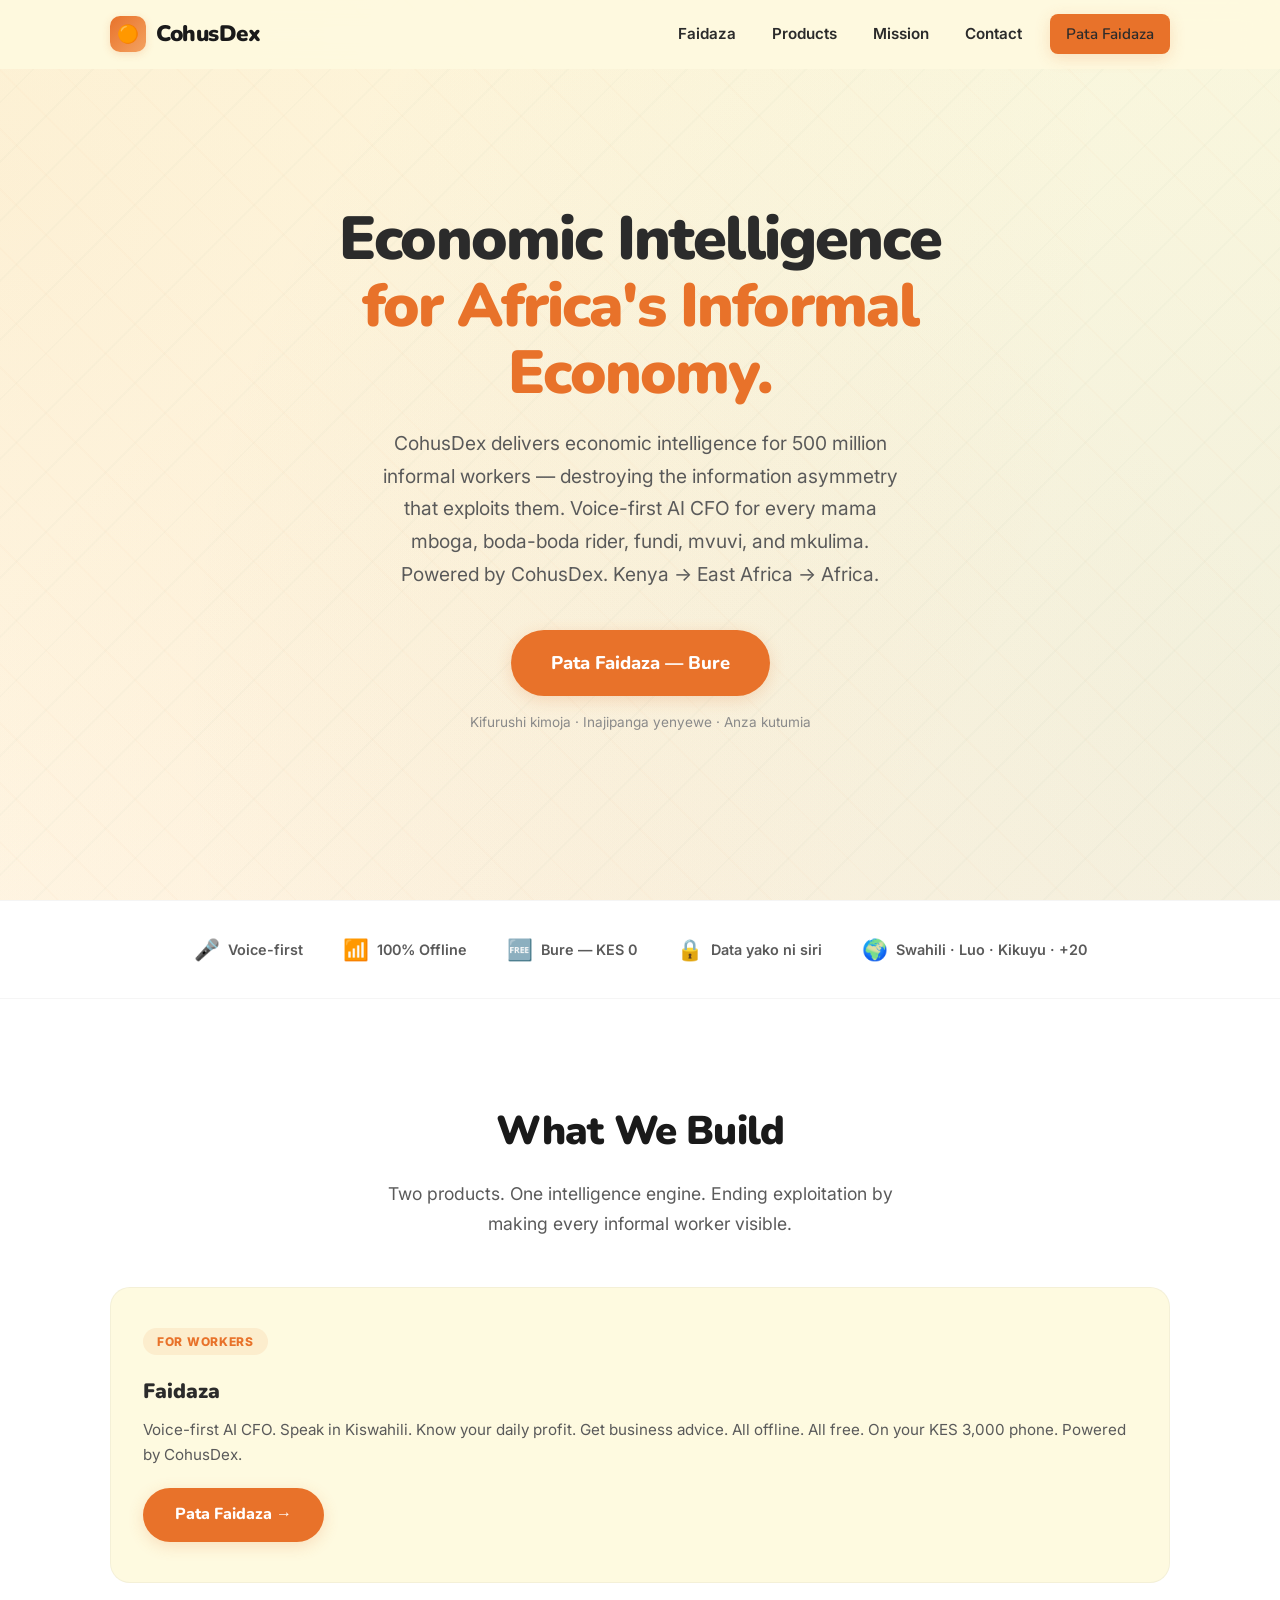
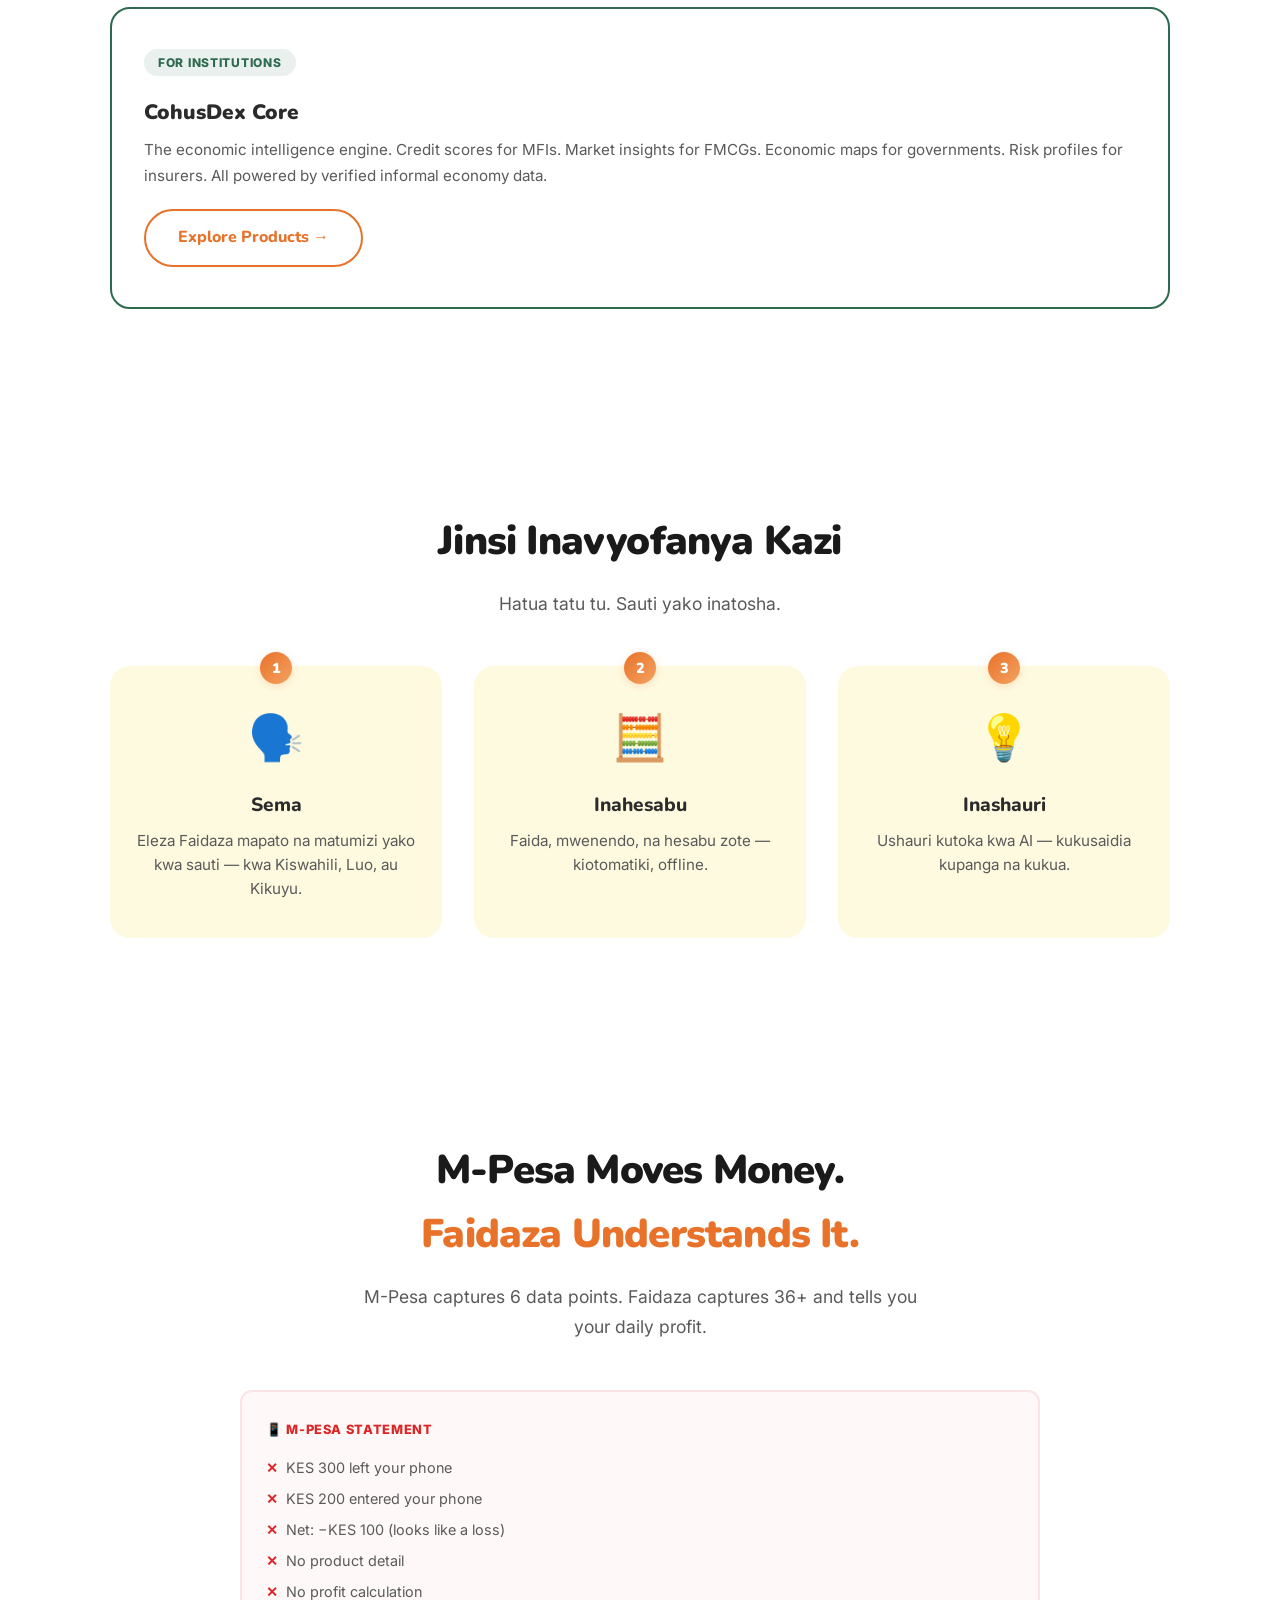
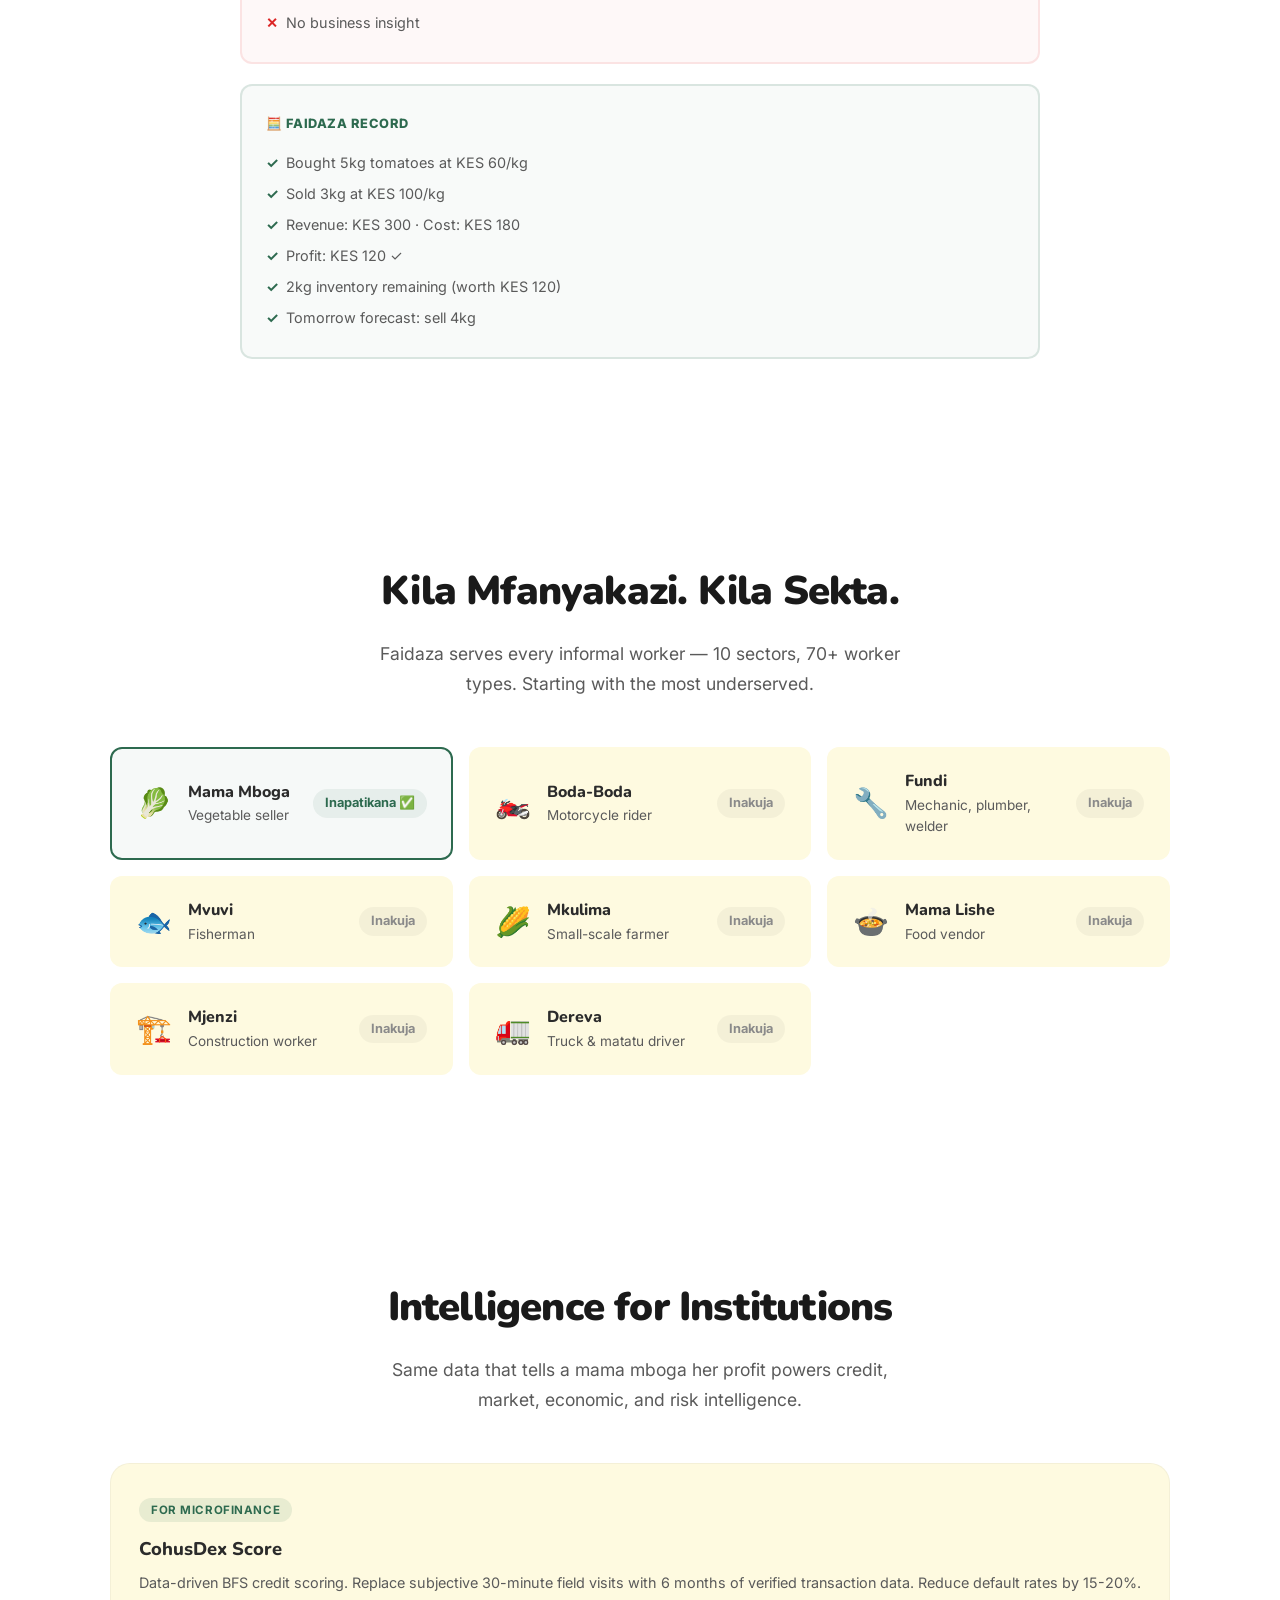
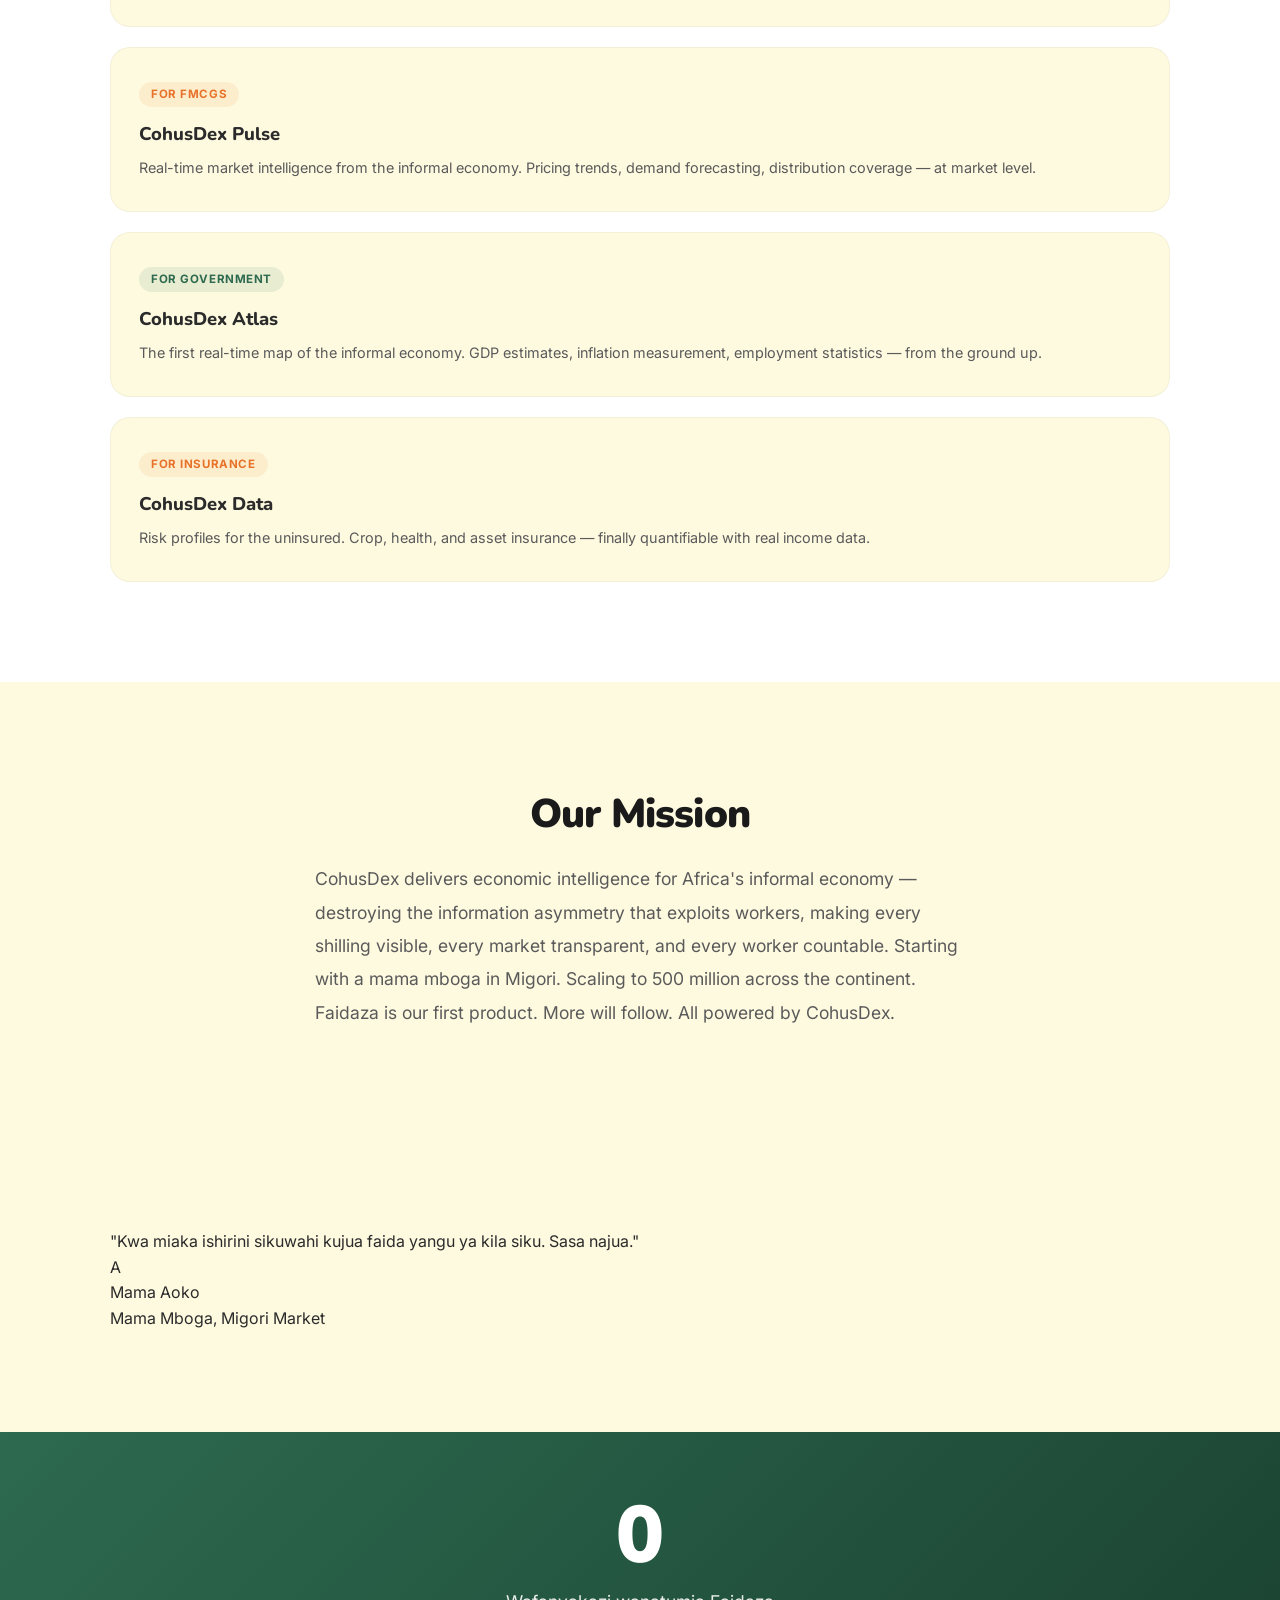
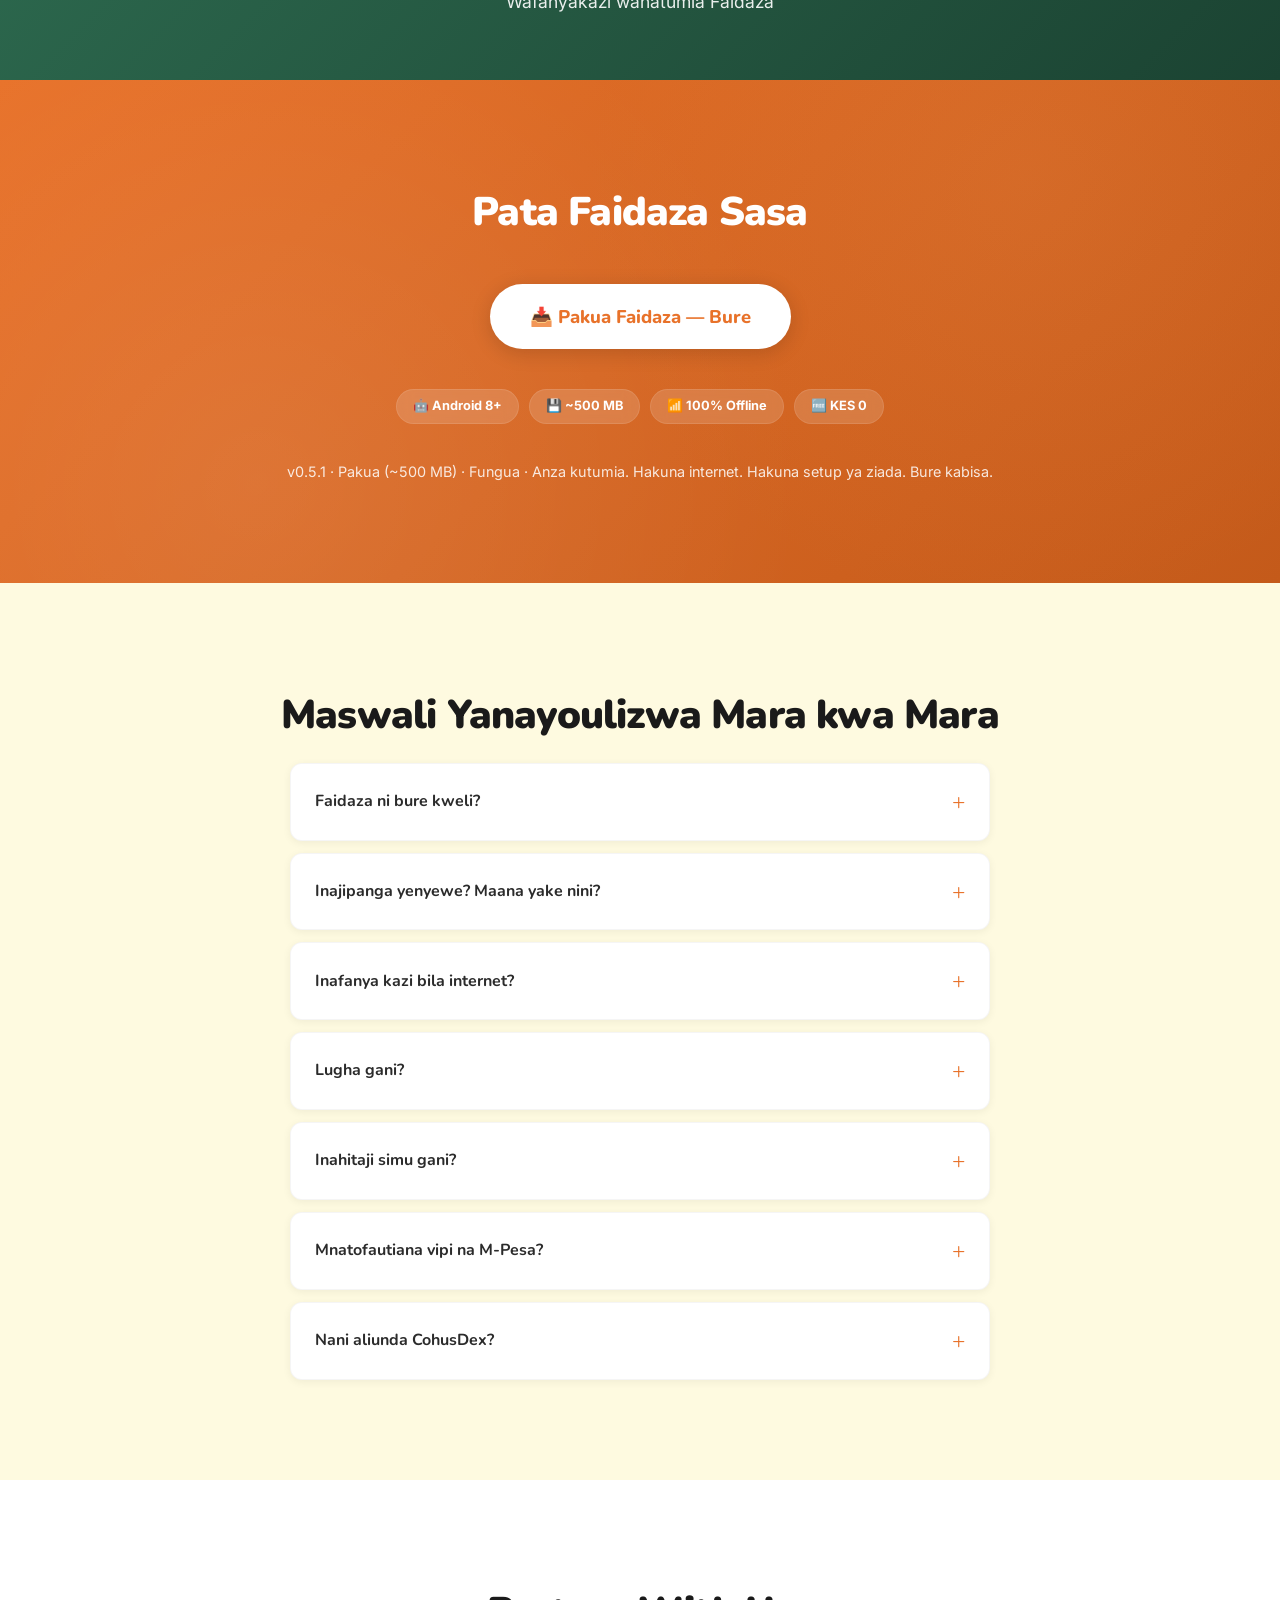
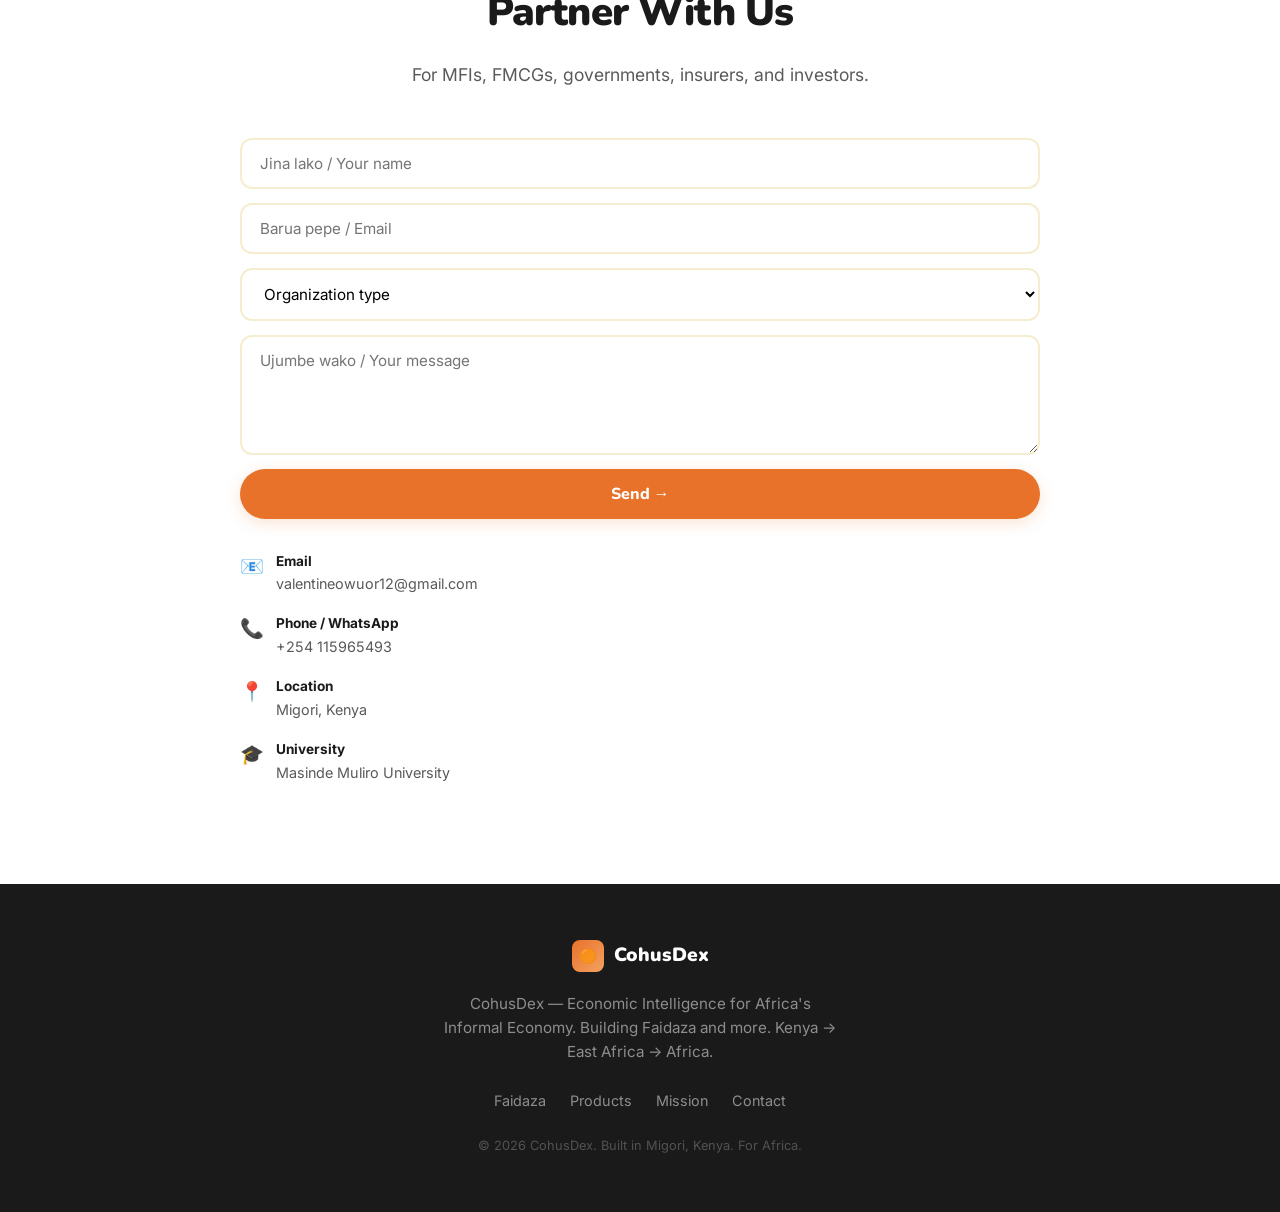
<file: index.html>
<!DOCTYPE html>
<html lang="sw">
<head>
  <meta charset="UTF-8">
  <meta name="viewport" content="width=device-width,initial-scale=1.0">
  <title>CohusDex — Economic Intelligence for Africa's Informal Economy</title>
  <meta name="description" content="CohusDex delivers economic intelligence for Africa's informal economy. Faidaza: voice-first AI CFO for 500M+ informal workers. CohusDex Core: credit, market, economic, and risk intelligence for MFIs, FMCGs, governments, and insurers. Kenya → Africa.">
  <meta name="theme-color" content="#E8722A">
  <meta property="og:title" content="CohusDex — Economic Intelligence for Africa's Informal Economy">
  <meta property="og:description" content="Voice-first AI CFO for 500M+ informal workers. Free. Offline. Your language. Economic intelligence that ends exploitation by making every shilling visible.">
  <meta property="og:type" content="website">
  <meta name="twitter:card" content="summary_large_image">
  <script type="application/ld+json">{"@context":"https://schema.org","@type":"Organization","name":"CohusDex","description":"Economic Intelligence for Africa's Informal Economy","founder":{"@type":"Person","name":"Valentine Owuor"},"foundingLocation":"Migori, Kenya"}</script>
  <link href="https://fonts.googleapis.com/css2?family=Nunito:wght@400;600;700;800;900&family=Inter:wght@400;500;600&display=swap" rel="stylesheet">
  <link rel="stylesheet" href="css/style.css">
  <link rel="manifest" href="manifest.json">
</head>
<body>

<!-- NAV -->
<nav class="nav" id="nav">
  <div class="nav__container">
    <a href="#" class="nav__logo"><span class="nav__logo-icon">🟠</span>CohusDex</a>
    <button class="nav__toggle" id="navToggle" aria-label="Toggle menu" aria-expanded="false"><span></span><span></span><span></span></button>
    <ul class="nav__menu" id="navMenu">
      <li><a href="#faidaza">Faidaza</a></li>
      <li><a href="#products">Products</a></li>
      <li><a href="#about">Mission</a></li>
      <li><a href="#contact">Contact</a></li>
      <li><a href="#download" class="btn btn--primary" style="margin-left:8px;">Pata Faidaza</a></li>
    </ul>
  </div>
</nav>

<!-- HERO -->
<header class="hero" id="hero">
  <div class="hero__container">
    <h1 class="hero__title reveal">Economic Intelligence<br><span class="text-accent">for Africa's Informal Economy.</span></h1>
    <p class="hero__subtitle reveal">CohusDex delivers economic intelligence for 500 million informal workers — destroying the information asymmetry that exploits them. Voice-first AI CFO for every mama mboga, boda-boda rider, fundi, mvuvi, and mkulima. Powered by CohusDex. Kenya → East Africa → Africa.</p>
    <div class="hero__cta reveal">
      <a href="#download" class="btn btn--primary btn--large">Pata Faidaza — Bure</a>
      <span class="hero__cta-sub">Kifurushi kimoja · Inajipanga yenyewe · Anza kutumia</span>
    </div>
  </div>
</header>

<!-- TRUST BAR -->
<section class="trust"><div class="container"><div class="trust__items">
  <div class="trust__item"><span class="trust__item-icon">🎤</span>Voice-first</div>
  <div class="trust__item"><span class="trust__item-icon">📶</span>100% Offline</div>
  <div class="trust__item"><span class="trust__item-icon">🆓</span>Bure — KES 0</div>
  <div class="trust__item"><span class="trust__item-icon">🔒</span>Data yako ni siri</div>
  <div class="trust__item"><span class="trust__item-icon">🌍</span>Swahili · Luo · Kikuyu · +20</div>
</div></div></section>

<!-- TWO PRODUCTS -->
<section class="section split" id="faidaza"><div class="container">
  <h2 class="section__title reveal">What We Build</h2>
  <p class="section__subtitle reveal">Two products. One intelligence engine. Ending exploitation by making every informal worker visible.</p>
  <div class="split__grid">
    <div class="split-card split-card--faidaza reveal">
      <span class="split-card__badge split-card__badge--b2c">For Workers</span>
      <h3>Faidaza</h3>
      <p>Voice-first AI CFO. Speak in Kiswahili. Know your daily profit. Get business advice. All offline. All free. On your KES 3,000 phone. Powered by CohusDex.</p>
      <a href="#download" class="btn btn--primary">Pata Faidaza →</a>
    </div>
    <div class="split-card split-card--cohusdex reveal">
      <span class="split-card__badge split-card__badge--b2b">For Institutions</span>
      <h3>CohusDex Core</h3>
      <p>The economic intelligence engine. Credit scores for MFIs. Market insights for FMCGs. Economic maps for governments. Risk profiles for insurers. All powered by verified informal economy data.</p>
      <a href="#products" class="btn btn--outline">Explore Products →</a>
    </div>
  </div>
</div></section>

<!-- HOW IT WORKS -->
<section class="section how" id="how"><div class="container">
  <h2 class="section__title reveal">Jinsi Inavyofanya Kazi</h2>
  <p class="section__subtitle reveal">Hatua tatu tu. Sauti yako inatosha.</p>
  <div class="how__steps">
    <div class="how__step reveal"><div class="how__step-num">1</div><div class="how__step-icon">🗣️</div><h3>Sema</h3><p>Eleza Faidaza mapato na matumizi yako kwa sauti — kwa Kiswahili, Luo, au Kikuyu.</p></div>
    <div class="how__step reveal"><div class="how__step-num">2</div><div class="how__step-icon">🧮</div><h3>Inahesabu</h3><p>Faida, mwenendo, na hesabu zote — kiotomatiki, offline.</p></div>
    <div class="how__step reveal"><div class="how__step-num">3</div><div class="how__step-icon">💡</div><h3>Inashauri</h3><p>Ushauri kutoka kwa AI — kukusaidia kupanga na kukua.</p></div>
  </div>
</div></section>

<!-- DATA GAP -->
<section class="section datagap"><div class="container">
  <h2 class="section__title reveal">M-Pesa Moves Money.<br><span class="text-accent">Faidaza Understands It.</span></h2>
  <p class="section__subtitle reveal">M-Pesa captures 6 data points. Faidaza captures 36+ and tells you your daily profit.</p>
  <div class="datagap__split">
    <div class="datagap__side datagap__side--mpesa reveal">
      <div class="datagap__side-label datagap__side-label--mpesa">📱 M-Pesa Statement</div>
      <ul>
        <li>KES 300 left your phone</li>
        <li>KES 200 entered your phone</li>
        <li>Net: −KES 100 (looks like a loss)</li>
        <li>No product detail</li>
        <li>No profit calculation</li>
        <li>No business insight</li>
      </ul>
    </div>
    <div class="datagap__side datagap__side--faidaza reveal">
      <div class="datagap__side-label datagap__side-label--faidaza">🧮 Faidaza Record</div>
      <ul>
        <li>Bought 5kg tomatoes at KES 60/kg</li>
        <li>Sold 3kg at KES 100/kg</li>
        <li>Revenue: KES 300 · Cost: KES 180</li>
        <li>Profit: KES 120 ✓</li>
        <li>2kg inventory remaining (worth KES 120)</li>
        <li>Tomorrow forecast: sell 4kg</li>
      </ul>
    </div>
  </div>
</div></section>

<!-- WHO IT'S FOR -->
<section class="section modules"><div class="container">
  <h2 class="section__title reveal">Kila Mfanyakazi. Kila Sekta.</h2>
  <p class="section__subtitle reveal">Faidaza serves every informal worker — 10 sectors, 70+ worker types. Starting with the most underserved.</p>
  <div class="modules__grid">
    <div class="module-card module-card--active reveal"><span class="module-card__icon">🥬</span><div><h3>Mama Mboga</h3><p>Vegetable seller</p></div><span class="module-card__status module-card__status--live">Inapatikana ✅</span></div>
    <div class="module-card reveal"><span class="module-card__icon">🏍️</span><div><h3>Boda-Boda</h3><p>Motorcycle rider</p></div><span class="module-card__status">Inakuja</span></div>
    <div class="module-card reveal"><span class="module-card__icon">🔧</span><div><h3>Fundi</h3><p>Mechanic, plumber, welder</p></div><span class="module-card__status">Inakuja</span></div>
    <div class="module-card reveal"><span class="module-card__icon">🐟</span><div><h3>Mvuvi</h3><p>Fisherman</p></div><span class="module-card__status">Inakuja</span></div>
    <div class="module-card reveal"><span class="module-card__icon">🌽</span><div><h3>Mkulima</h3><p>Small-scale farmer</p></div><span class="module-card__status">Inakuja</span></div>
    <div class="module-card reveal"><span class="module-card__icon">🍲</span><div><h3>Mama Lishe</h3><p>Food vendor</p></div><span class="module-card__status">Inakuja</span></div>
    <div class="module-card reveal"><span class="module-card__icon">🏗️</span><div><h3>Mjenzi</h3><p>Construction worker</p></div><span class="module-card__status">Inakuja</span></div>
    <div class="module-card reveal"><span class="module-card__icon">🚛</span><div><h3>Dereva</h3><p>Truck & matatu driver</p></div><span class="module-card__status">Inakuja</span></div>
  </div>
</div></section>

<!-- B2B PRODUCTS -->
<section class="section b2b" id="products"><div class="container">
  <h2 class="section__title reveal">Intelligence for Institutions</h2>
  <p class="section__subtitle reveal">Same data that tells a mama mboga her profit powers credit, market, economic, and risk intelligence.</p>
  <div class="b2b__grid">
    <div class="b2b-card reveal">
      <span class="b2b-card__tag b2b-card__tag--mfi">For Microfinance</span>
      <h3>CohusDex Score</h3>
      <p>Data-driven BFS credit scoring. Replace subjective 30-minute field visits with 6 months of verified transaction data. Reduce default rates by 15-20%.</p>
    </div>
    <div class="b2b-card reveal">
      <span class="b2b-card__tag b2b-card__tag--fmcg">For FMCGs</span>
      <h3>CohusDex Pulse</h3>
      <p>Real-time market intelligence from the informal economy. Pricing trends, demand forecasting, distribution coverage — at market level.</p>
    </div>
    <div class="b2b-card reveal">
      <span class="b2b-card__tag b2b-card__tag--mfi">For Government</span>
      <h3>CohusDex Atlas</h3>
      <p>The first real-time map of the informal economy. GDP estimates, inflation measurement, employment statistics — from the ground up.</p>
    </div>
    <div class="b2b-card reveal">
      <span class="b2b-card__tag b2b-card__tag--fmcg">For Insurance</span>
      <h3>CohusDex Data</h3>
      <p>Risk profiles for the uninsured. Crop, health, and asset insurance — finally quantifiable with real income data.</p>
    </div>
  </div>
</div></section>

<!-- MISSION -->
<section class="section about" id="about"><div class="container">
  <div class="about__content reveal">
    <h2 class="section__title">Our Mission</h2>
    <p class="about__text" style="font-size:1.1rem;line-height:1.9;max-width:650px;margin:0 auto;">CohusDex delivers economic intelligence for Africa's informal economy — destroying the information asymmetry that exploits workers, making every shilling visible, every market transparent, and every worker countable. Starting with a mama mboga in Migori. Scaling to 500 million across the continent. Faidaza is our first product. More will follow. All powered by CohusDex.</p>
  </div>
</div></section>

<!-- TESTIMONIAL -->
<section class="section testimonial" style="background:var(--sand);"><div class="container">
  <div class="testimonial__card reveal">
    <p class="testimonial__quote">"Kwa miaka ishirini sikuwahi kujua faida yangu ya kila siku. Sasa najua."</p>
    <div class="testimonial__author">
      <div class="testimonial__avatar">A</div>
      <div><div class="testimonial__name">Mama Aoko</div><div class="testimonial__role">Mama Mboga, Migori Market</div></div>
    </div>
  </div>
</div></section>

<!-- COUNTER -->
<section class="section counter-section" style="background:linear-gradient(135deg,var(--green),#1B4332);color:#fff;text-align:center;padding:64px 0;">
  <div class="container"><div class="reveal">
    <div class="counter__number" id="workerCount" style="font-family:'Nunito',sans-serif;font-size:clamp(3rem,10vw,5rem);font-weight:900;" aria-live="polite">0</div>
    <p style="font-size:1.1rem;opacity:0.9;">Wafanyakazi wanatumia Faidaza</p>
  </div></div>
</section>

<!-- DOWNLOAD -->
<section class="section download" id="download"><div class="container">
  <div class="download__content reveal">
    <h2 class="section__title">Pata Faidaza Sasa</h2>
    <a href="https://github.com/Valentinus295/faidaza/releases/latest/download/faidaza-full.apk" class="btn btn--primary btn--large" id="downloadBtn" style="background:var(--white);color:var(--orange);margin-bottom:16px;">📥 Pakua Faidaza — Bure</a>
    <div style="display:flex;gap:10px;flex-wrap:wrap;justify-content:center;">
      <span style="padding:6px 16px;border-radius:50px;font-size:0.8rem;font-weight:700;background:rgba(255,255,255,0.15);backdrop-filter:blur(8px);border:1px solid rgba(255,255,255,0.1);">🤖 Android 8+</span>
      <span style="padding:6px 16px;border-radius:50px;font-size:0.8rem;font-weight:700;background:rgba(255,255,255,0.15);backdrop-filter:blur(8px);border:1px solid rgba(255,255,255,0.1);">💾 ~500 MB</span>
      <span style="padding:6px 16px;border-radius:50px;font-size:0.8rem;font-weight:700;background:rgba(255,255,255,0.15);backdrop-filter:blur(8px);border:1px solid rgba(255,255,255,0.1);">📶 100% Offline</span>
      <span style="padding:6px 16px;border-radius:50px;font-size:0.8rem;font-weight:700;background:rgba(255,255,255,0.15);backdrop-filter:blur(8px);border:1px solid rgba(255,255,255,0.1);">🆓 KES 0</span>
    </div>
    <p class="download__meta" style="margin-top:12px;">v0.5.1 · Pakua (~500 MB) · Fungua · Anza kutumia. Hakuna internet. Hakuna setup ya ziada. Bure kabisa.</p>
  </div>
</div></section>

<!-- FAQ -->
<section class="section faq"><div class="container">
  <h2 class="section__title reveal">Maswali Yanayoulizwa Mara kwa Mara</h2>
  <div class="faq__list">
    <details class="faq__item reveal"><summary>Faidaza ni bure kweli?</summary><p>Ndiyo. Bure kabisa. Siku zote. CohusDex inapata mapato kutoka kwa taasisi (MFIs, FMCG, serikali, bima) — sio kutoka kwa wafanyakazi.</p></details>
    <details class="faq__item reveal"><summary>Inajipanga yenyewe? Maana yake nini?</summary><p>Faidaza inakuja tayari. Kila kitu kimo ndani ya APK — sauti, akili, na uwezo wa kukuongelesha. Pakua mara moja (~460 MB), fungua, anza kutumia. Hakuna upakuaji wa ziada. Hakuna internet inayohitajika baada ya kupakua.</p></details>
    <details class="faq__item reveal"><summary>Inafanya kazi bila internet?</summary><p>Ndiyo. Pakua mara moja (~460 MB, WiFi ikipendekezwa). Baada ya hapo, inafanya kazi offline kabisa. Haina haja na internet kamwe tena.</p></details>
    <details class="faq__item reveal"><summary>Lugha gani?</summary><p>Kiswahili, Luo, na Kikuyu sasa. Tunaongeza Luganda, Kinyarwanda, Amharic, Hausa, na 20+ zaidi kadri tunavyosonga Afrika nzima.</p></details>
    <details class="faq__item reveal"><summary>Inahitaji simu gani?</summary><p>Android 8+ na RAM 2GB. Inafanya kazi kwenye simu za KES 3,000. Pakua (~460 MB), fungua, anza kutumia.</p></details>
    <details class="faq__item reveal"><summary>Mnatofautiana vipi na M-Pesa?</summary><p>M-Pesa inasonga pesa. Faidaza inaelewa pesa. M-Pesa inajua KES 300 ilitoka. Faidaza inajua ulinunua nyanya, ukauza, faida yako ni KES 120. M-Pesa ni mkoba. Faidaza ni CFO.</p></details>
    <details class="faq__item reveal"><summary>Nani aliunda CohusDex?</summary><p>Valentine Owuor, mwanafunzi wa Economics &amp; Statistics, Masinde Muliro University. Alijenga Faidaza kwa sababu mamake ni mama mboga na aliona hakuna mtu aliyewahi kumpa chombo cha kuelewa hesabu zake.</p></details>
  </div>
</div></section>

<!-- CONTACT -->
<section class="section contact" id="contact"><div class="container">
  <h2 class="section__title reveal">Partner With Us</h2>
  <p class="section__subtitle reveal">For MFIs, FMCGs, governments, insurers, and investors.</p>
  <div class="contact__grid reveal">
    <form class="contact__form" action="https://formspree.io/f/xanqzydz" method="POST">
      <input type="text" name="name" placeholder="Jina lako / Your name" required>
      <input type="email" name="email" placeholder="Barua pepe / Email" required>
      <select name="type"><option value="">Organization type</option><option>Microfinance (MFI)</option><option>FMCG Company</option><option>Government Agency</option><option>Insurance Company</option><option>Investor</option><option>Other</option></select>
      <textarea name="message" placeholder="Ujumbe wako / Your message" required></textarea>
      <button type="submit" class="btn btn--primary">Send →</button>
    </form>
    <div class="contact__info">
      <div class="contact__info-item"><span class="contact__info-icon">📧</span><div><div class="contact__info-label">Email</div><div class="contact__info-value">valentineowuor12@gmail.com</div></div></div>
      <div class="contact__info-item"><span class="contact__info-icon">📞</span><div><div class="contact__info-label">Phone / WhatsApp</div><div class="contact__info-value">+254 115965493</div></div></div>
      <div class="contact__info-item"><span class="contact__info-icon">📍</span><div><div class="contact__info-label">Location</div><div class="contact__info-value">Migori, Kenya</div></div></div>
      <div class="contact__info-item"><span class="contact__info-icon">🎓</span><div><div class="contact__info-label">University</div><div class="contact__info-value">Masinde Muliro University</div></div></div>
    </div>
  </div>
</div></section>

<!-- FOOTER -->
<footer class="footer">
  <div class="container">
    <div class="footer__brand"><span class="footer__brand-icon">🟠</span><span class="footer__brand-text">CohusDex</span></div>
    <p class="footer__tagline">CohusDex — Economic Intelligence for Africa's Informal Economy. Building Faidaza and more. Kenya → East Africa → Africa.</p>
    <nav class="footer__links">
      <a href="#faidaza">Faidaza</a>
      <a href="#products">Products</a>
      <a href="#about">Mission</a>
      <a href="#contact">Contact</a>
    </nav>
    <p class="footer__copy">&copy; 2026 CohusDex. Built in Migori, Kenya. For Africa.</p>
  </div>
</footer>

<script src="js/main.js"></script>
</body>
</html>
</file>
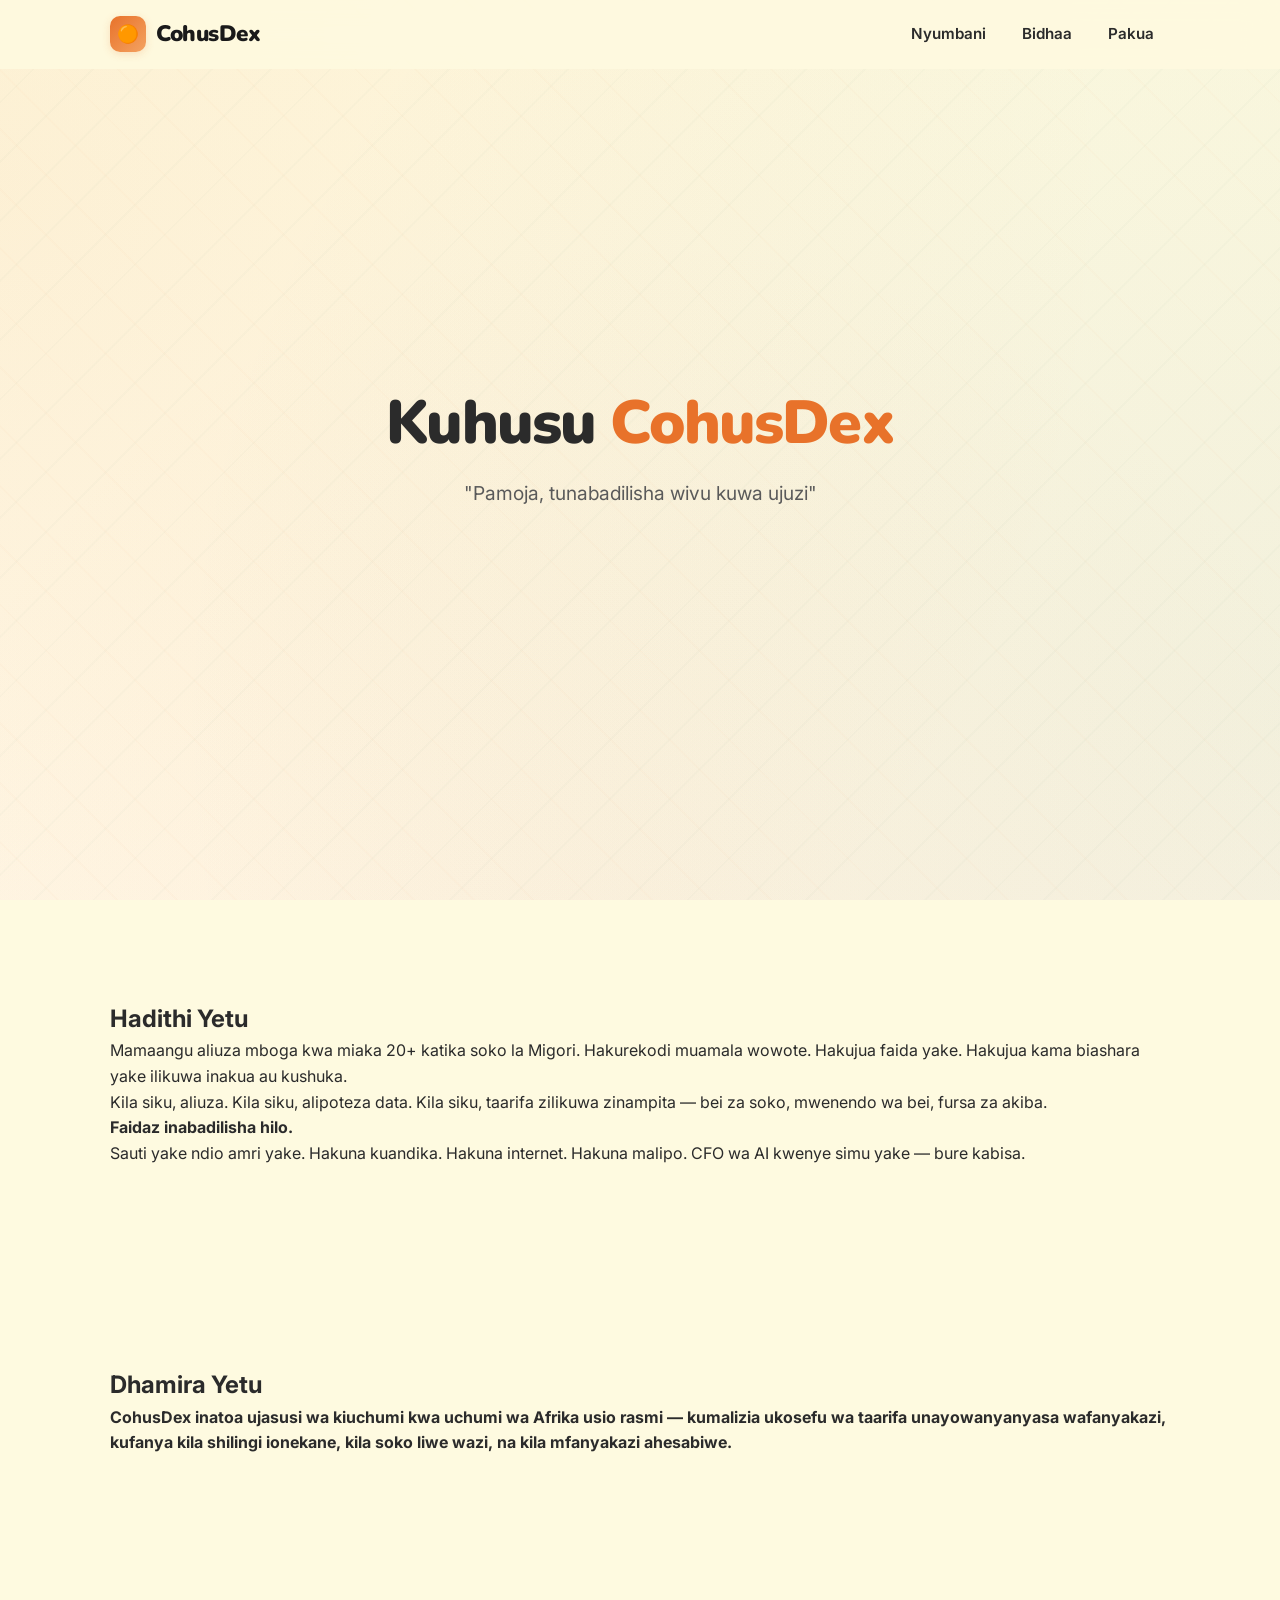
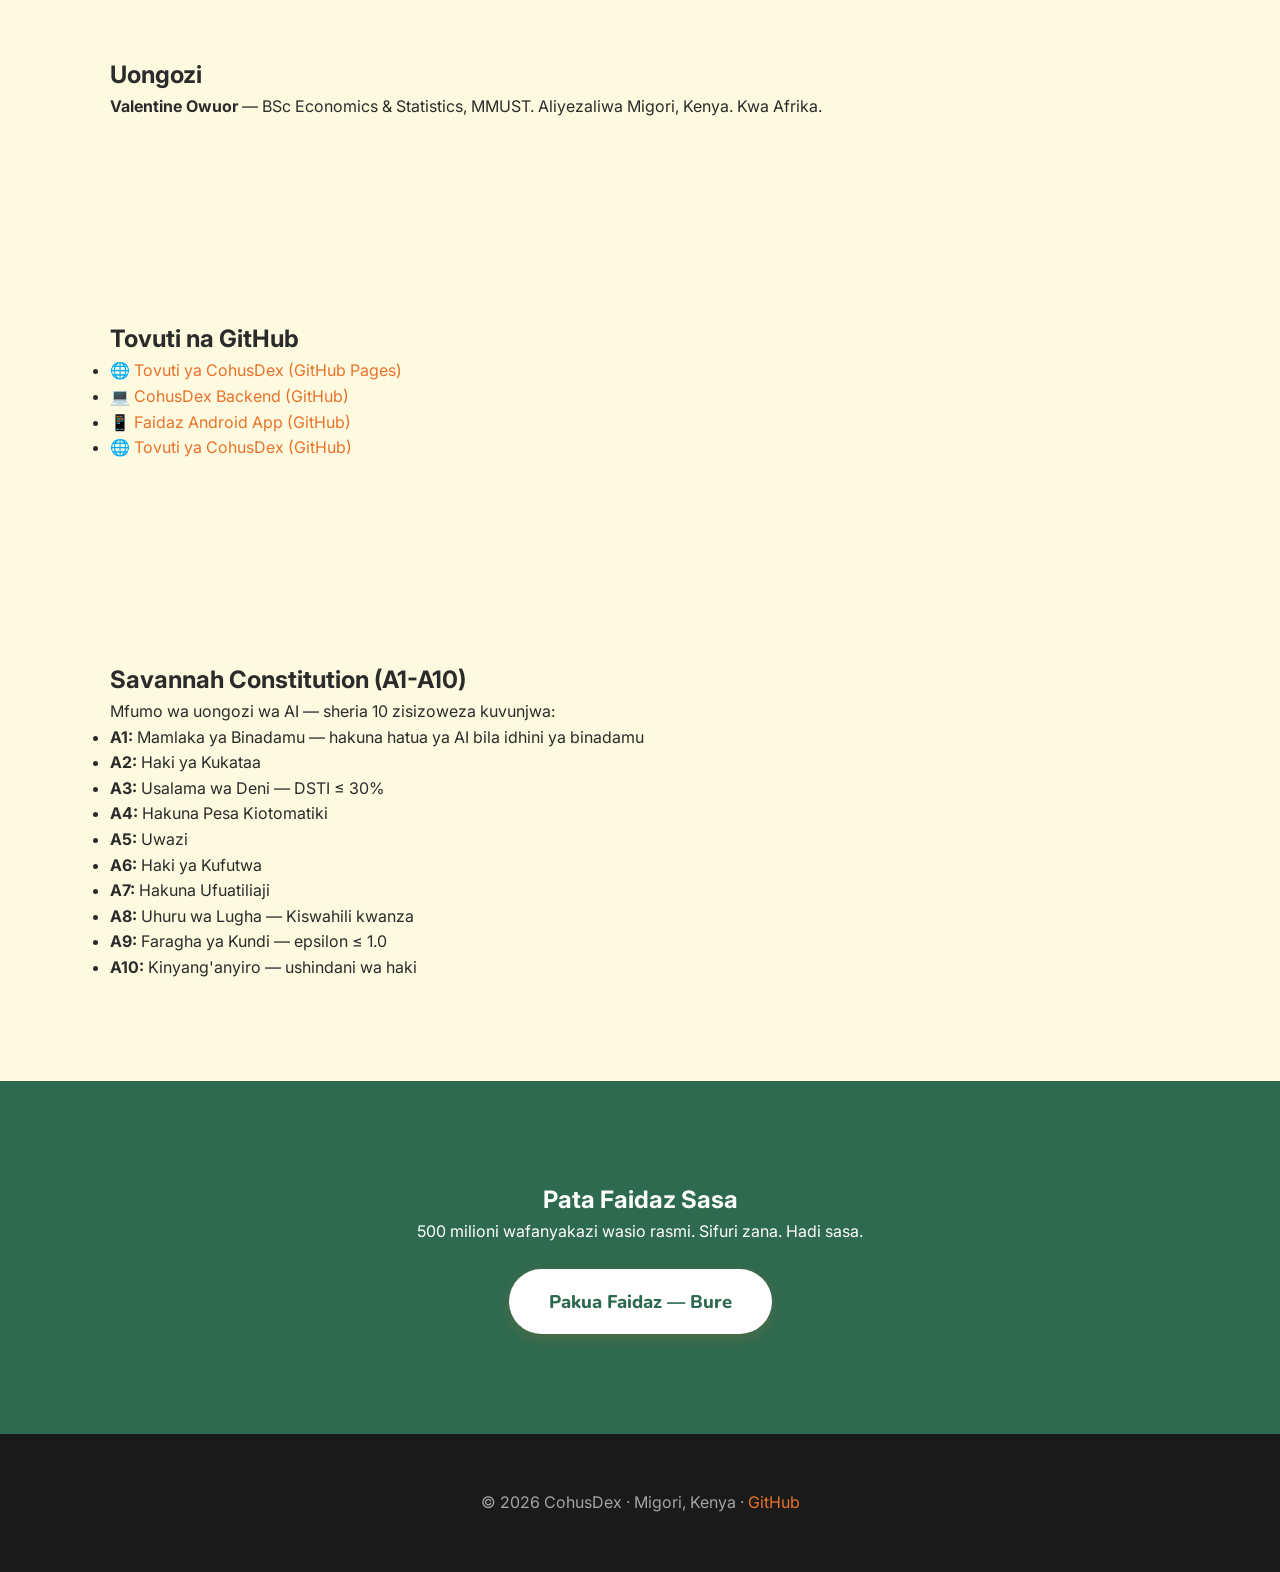
<file: about.html>
<!DOCTYPE html>
<html lang="sw">
<head>
  <meta charset="UTF-8">
  <meta name="viewport" content="width=device-width,initial-scale=1.0">
  <title>Kuhusu CohusDex — Economic Intelligence kwa Uchumi wa Afrika</title>
  <meta name="description" content="CohusDex — Ujasusi wa kiuchumi kwa wafanyakazi wasio rasmi wa Afrika. Hadithi ya Valentine Owuor, Migori, Kenya.">
  <link href="https://fonts.googleapis.com/css2?family=Nunito:wght@400;600;700;800;900&family=Inter:wght@400;500;600&display=swap" rel="stylesheet">
  <link rel="stylesheet" href="css/style.css">
</head>
<body>

<nav class="nav">
  <div class="nav__container">
    <a href="./" class="nav__logo"><span class="nav__logo-icon">🟠</span>CohusDex</a>
    <ul class="nav__menu">
      <li><a href="./">Nyumbani</a></li>
      <li><a href="products/">Bidhaa</a></li>
      <li><a href="download.html">Pakua</a></li>
    </ul>
  </div>
</nav>

<header class="hero">
  <div class="hero__container">
    <h1 class="hero__title">Kuhusu <span class="text-accent">CohusDex</span></h1>
    <p class="hero__subtitle">"Pamoja, tunabadilisha wivu kuwa ujuzi"</p>
  </div>
</header>

<section class="section">
  <div class="container">
    <h2>Hadithi Yetu</h2>
    <p>Mamaangu aliuza mboga kwa miaka 20+ katika soko la Migori. Hakurekodi muamala wowote. Hakujua faida yake. Hakujua kama biashara yake ilikuwa inakua au kushuka.</p>
    <p>Kila siku, aliuza. Kila siku, alipoteza data. Kila siku, taarifa zilikuwa zinampita — bei za soko, mwenendo wa bei, fursa za akiba.</p>
    <p><strong>Faidaz inabadilisha hilo.</strong></p>
    <p>Sauti yake ndio amri yake. Hakuna kuandika. Hakuna internet. Hakuna malipo. CFO wa AI kwenye simu yake — bure kabisa.</p>
  </div>
</section>

<section class="section">
  <div class="container">
    <h2>Dhamira Yetu</h2>
    <p><strong>CohusDex inatoa ujasusi wa kiuchumi kwa uchumi wa Afrika usio rasmi — kumalizia ukosefu wa taarifa unayowanyanyasa wafanyakazi, kufanya kila shilingi ionekane, kila soko liwe wazi, na kila mfanyakazi ahesabiwe.</strong></p>
  </div>
</section>

<section class="section">
  <div class="container">
    <h2>Uongozi</h2>
    <p><strong>Valentine Owuor</strong> — BSc Economics & Statistics, MMUST. Aliyezaliwa Migori, Kenya. Kwa Afrika.</p>
  </div>
</section>

<section class="section">
  <div class="container">
    <h2>Tovuti na GitHub</h2>
    <ul>
      <li>🌐 <a href="https://valentinus295.github.io/cohusdex-website/">Tovuti ya CohusDex (GitHub Pages)</a></li>
      <li>💻 <a href="https://github.com/Valentinus295/cohusdex">CohusDex Backend (GitHub)</a></li>
      <li>📱 <a href="https://github.com/Valentinus295/faidaza">Faidaz Android App (GitHub)</a></li>
      <li>🌐 <a href="https://github.com/Valentinus295/cohusdex-website">Tovuti ya CohusDex (GitHub)</a></li>
    </ul>
  </div>
</section>

<section class="section">
  <div class="container">
    <h2>Savannah Constitution (A1-A10)</h2>
    <p>Mfumo wa uongozi wa AI — sheria 10 zisizoweza kuvunjwa:</p>
    <ul>
      <li><strong>A1:</strong> Mamlaka ya Binadamu — hakuna hatua ya AI bila idhini ya binadamu</li>
      <li><strong>A2:</strong> Haki ya Kukataa</li>
      <li><strong>A3:</strong> Usalama wa Deni — DSTI ≤ 30%</li>
      <li><strong>A4:</strong> Hakuna Pesa Kiotomatiki</li>
      <li><strong>A5:</strong> Uwazi</li>
      <li><strong>A6:</strong> Haki ya Kufutwa</li>
      <li><strong>A7:</strong> Hakuna Ufuatiliaji</li>
      <li><strong>A8:</strong> Uhuru wa Lugha — Kiswahili kwanza</li>
      <li><strong>A9:</strong> Faragha ya Kundi — epsilon ≤ 1.0</li>
      <li><strong>A10:</strong> Kinyang'anyiro — ushindani wa haki</li>
    </ul>
  </div>
</section>

<section class="section" style="background:var(--green);color:var(--white)">
  <div class="container" style="text-align:center">
    <h2>Pata Faidaz Sasa</h2>
    <p style="margin-bottom:24px">500 milioni wafanyakazi wasio rasmi. Sifuri zana. Hadi sasa.</p>
    <a href="download.html" class="btn btn--primary btn--large" style="background:var(--white);color:var(--green)">Pakua Faidaz — Bure</a>
  </div>
</section>

<footer class="footer">
  <div class="container">
    <p>&copy; 2026 CohusDex · Migori, Kenya · <a href="https://github.com/Valentinus295/cohusdex-website" style="color:var(--orange)">GitHub</a></p>
  </div>
</footer>

<script src="js/main.js"></script>
</body>
</html>
</file>
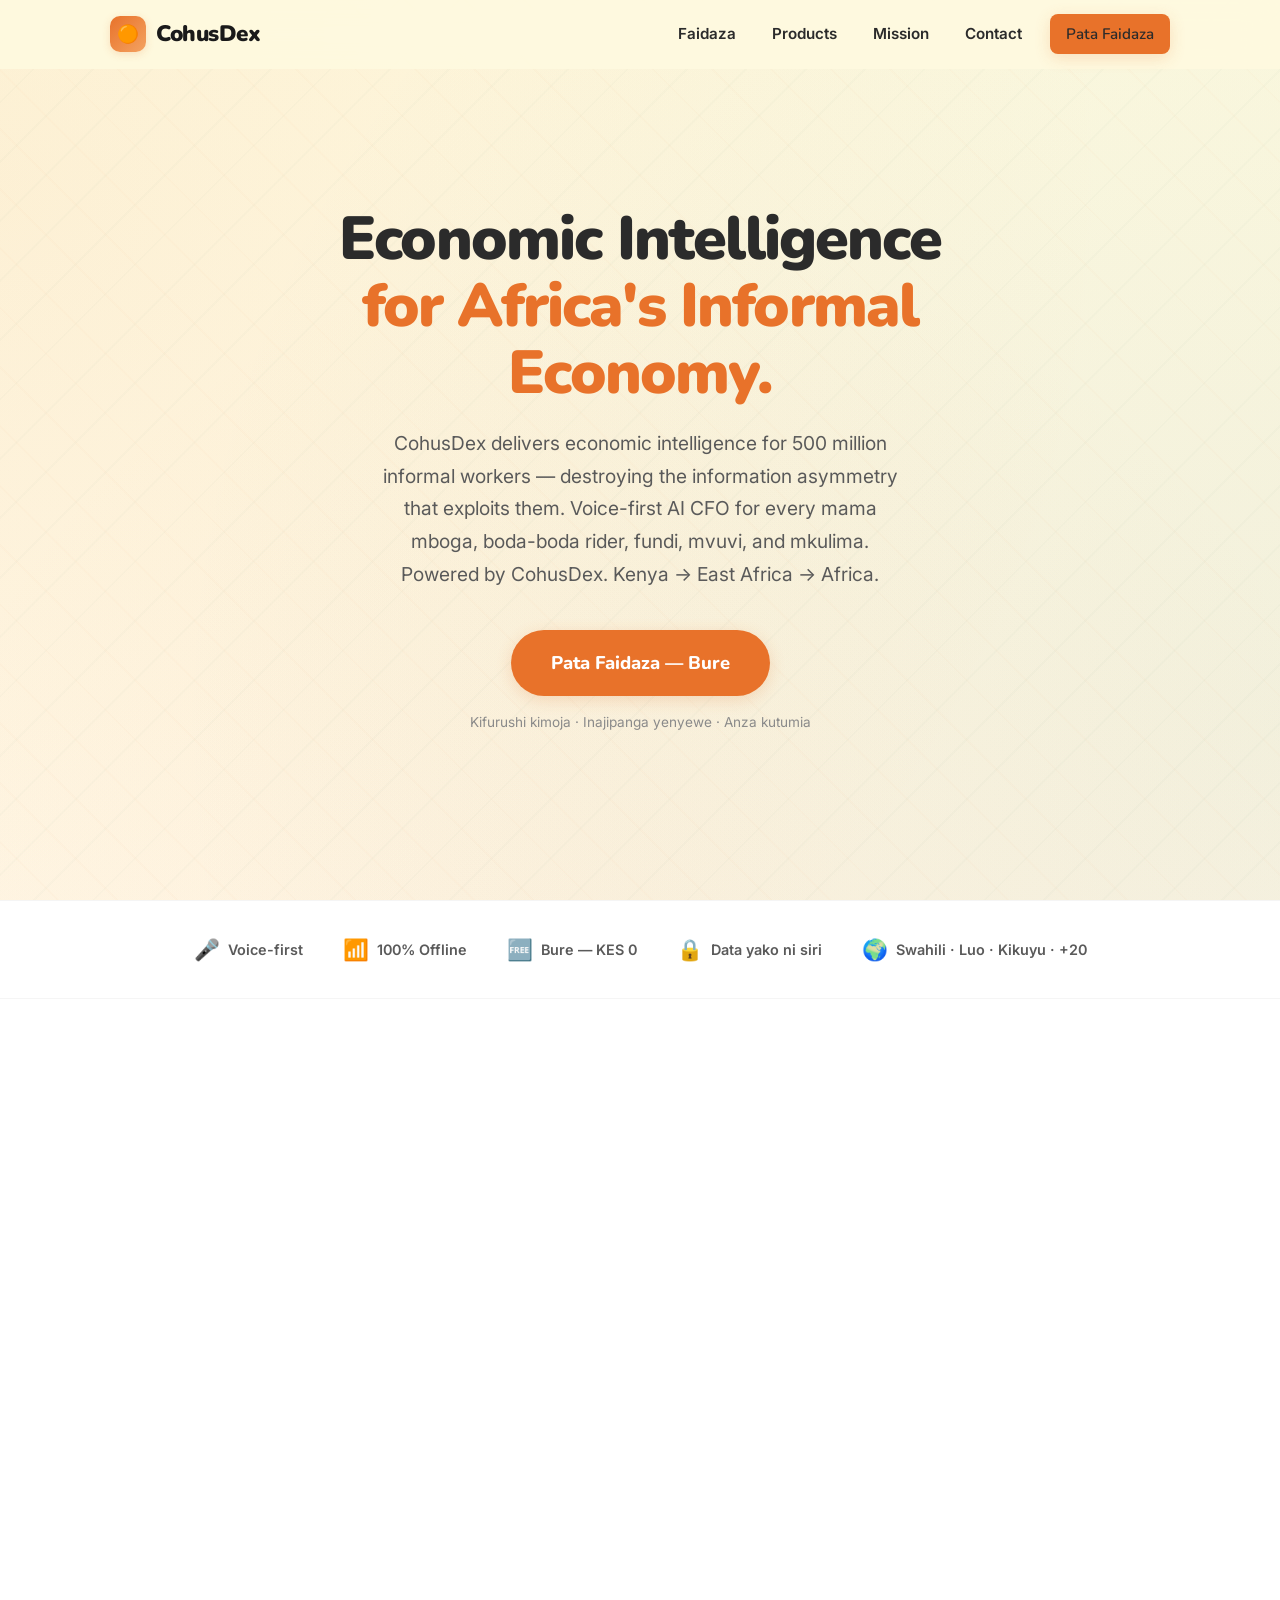
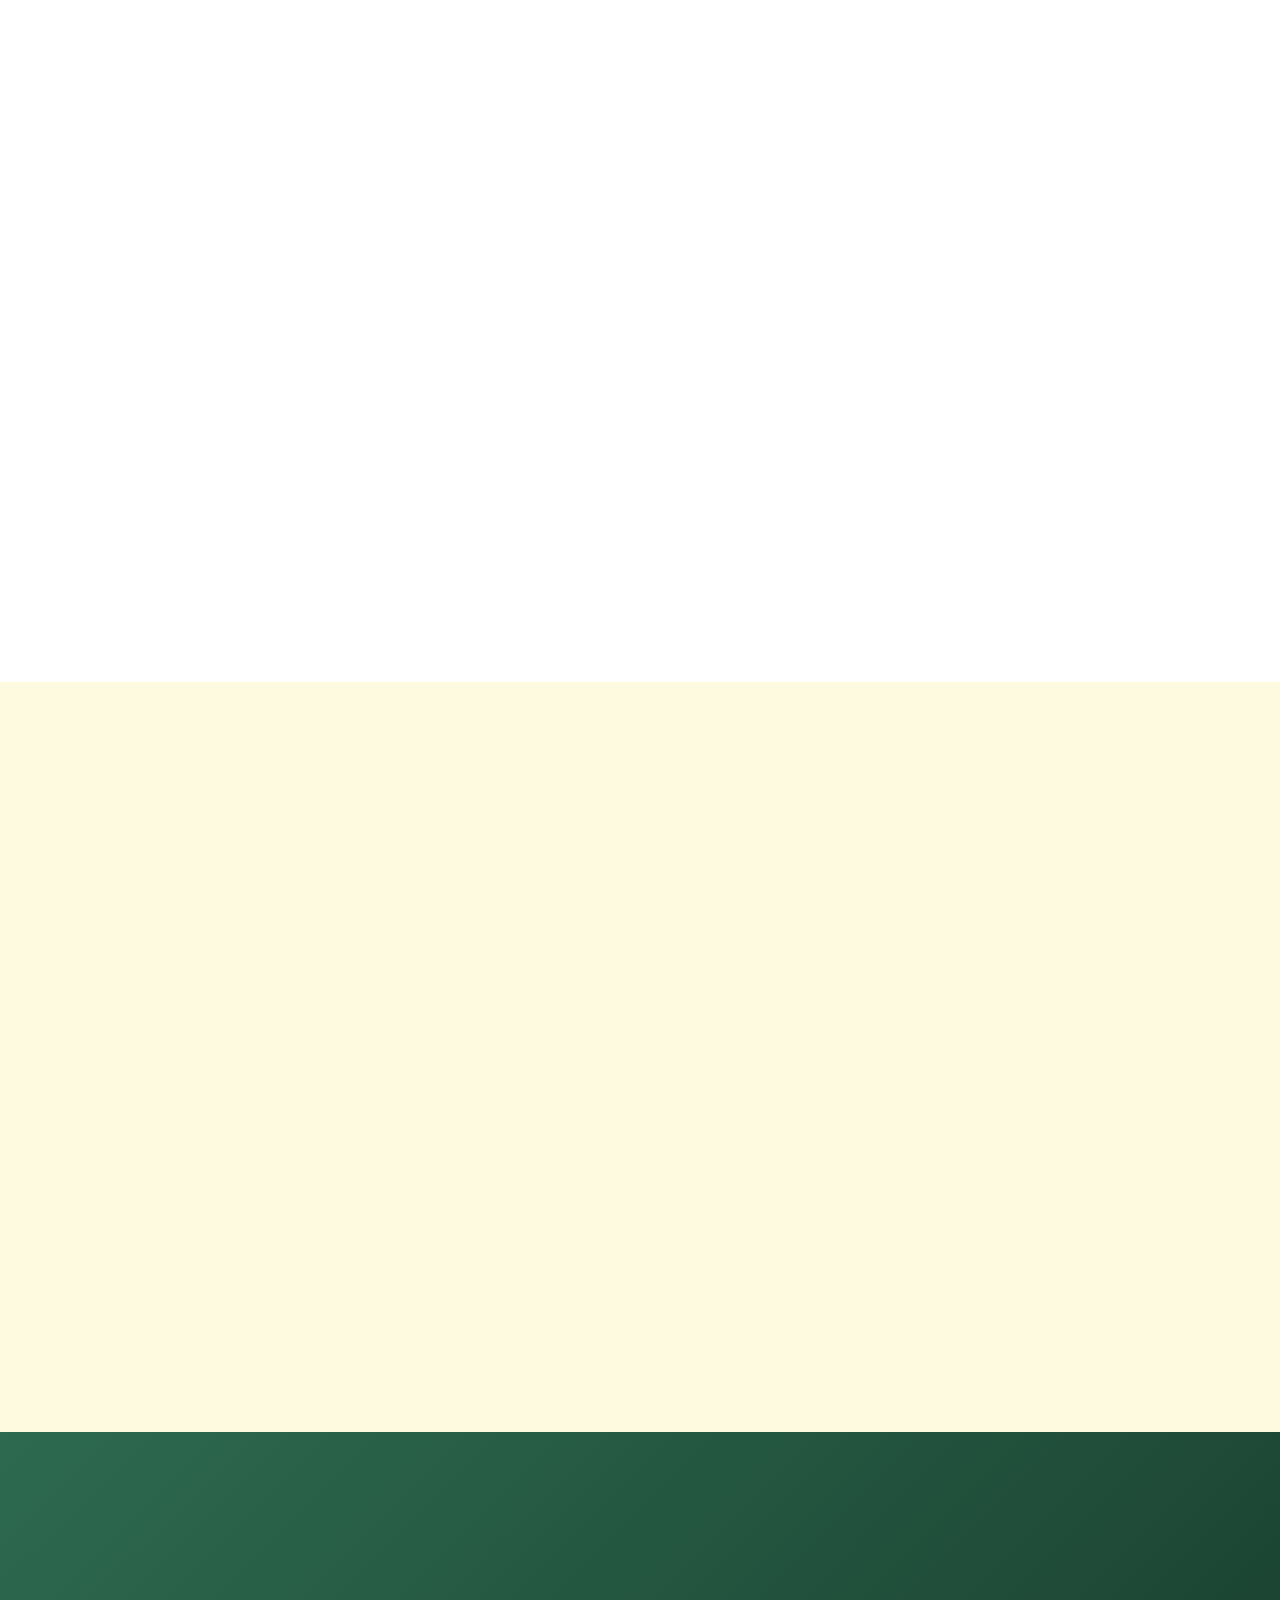
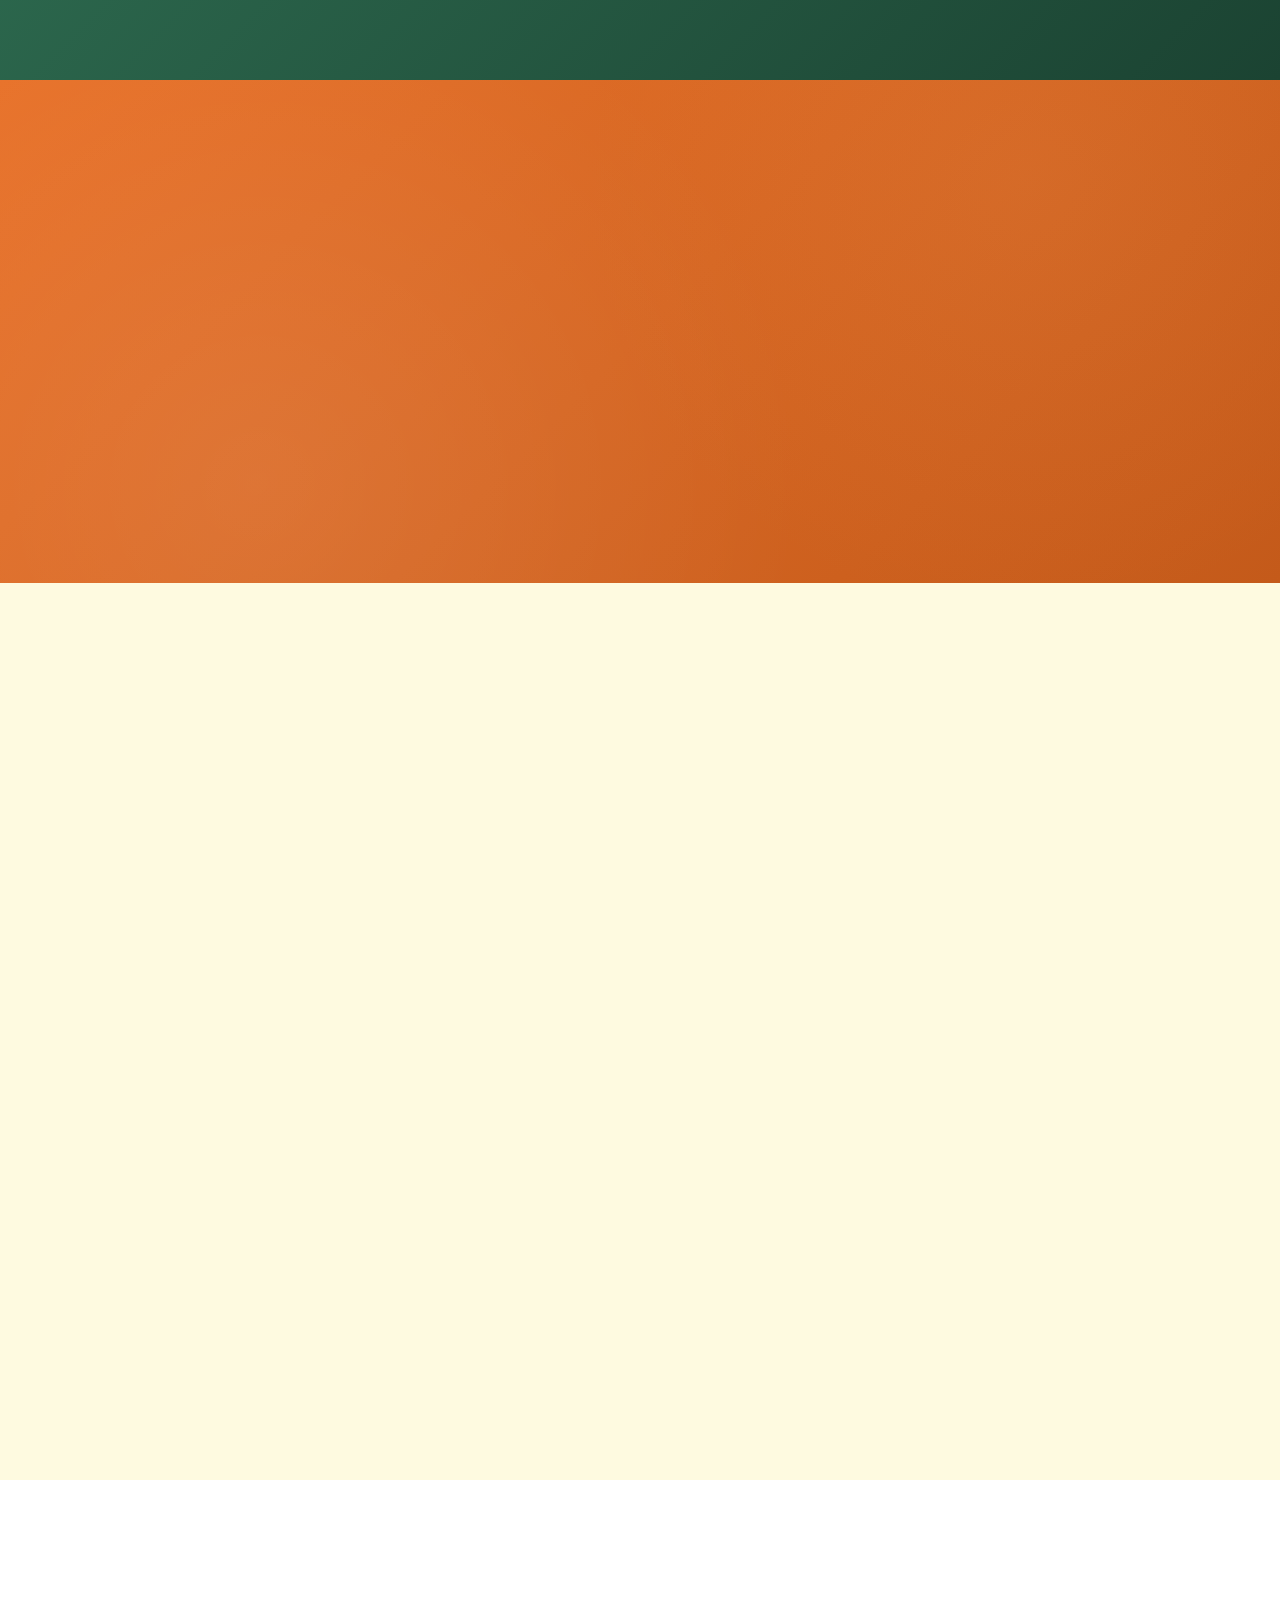
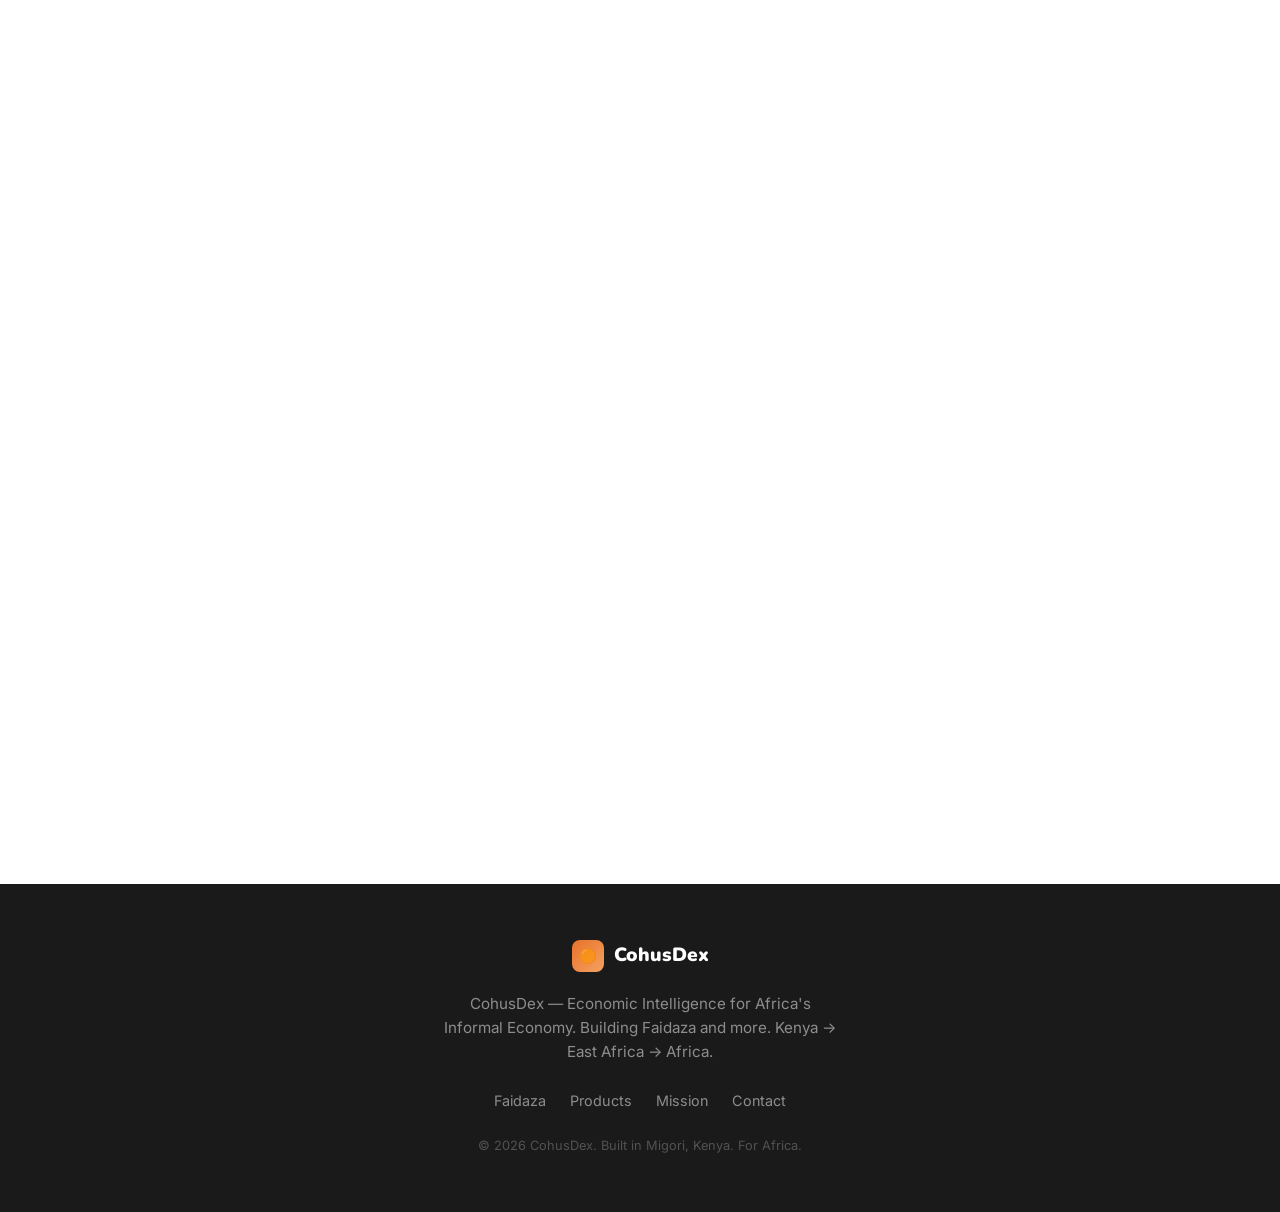
<file: contact.html>
<!DOCTYPE html>
<html lang="sw">
<head><meta charset="UTF-8"><meta http-equiv="refresh" content="0;url=/#contact"><title>CohusDex</title></head>
<body><a href="/#contact">Continue to CohusDex</a></body>
</html>
</file>
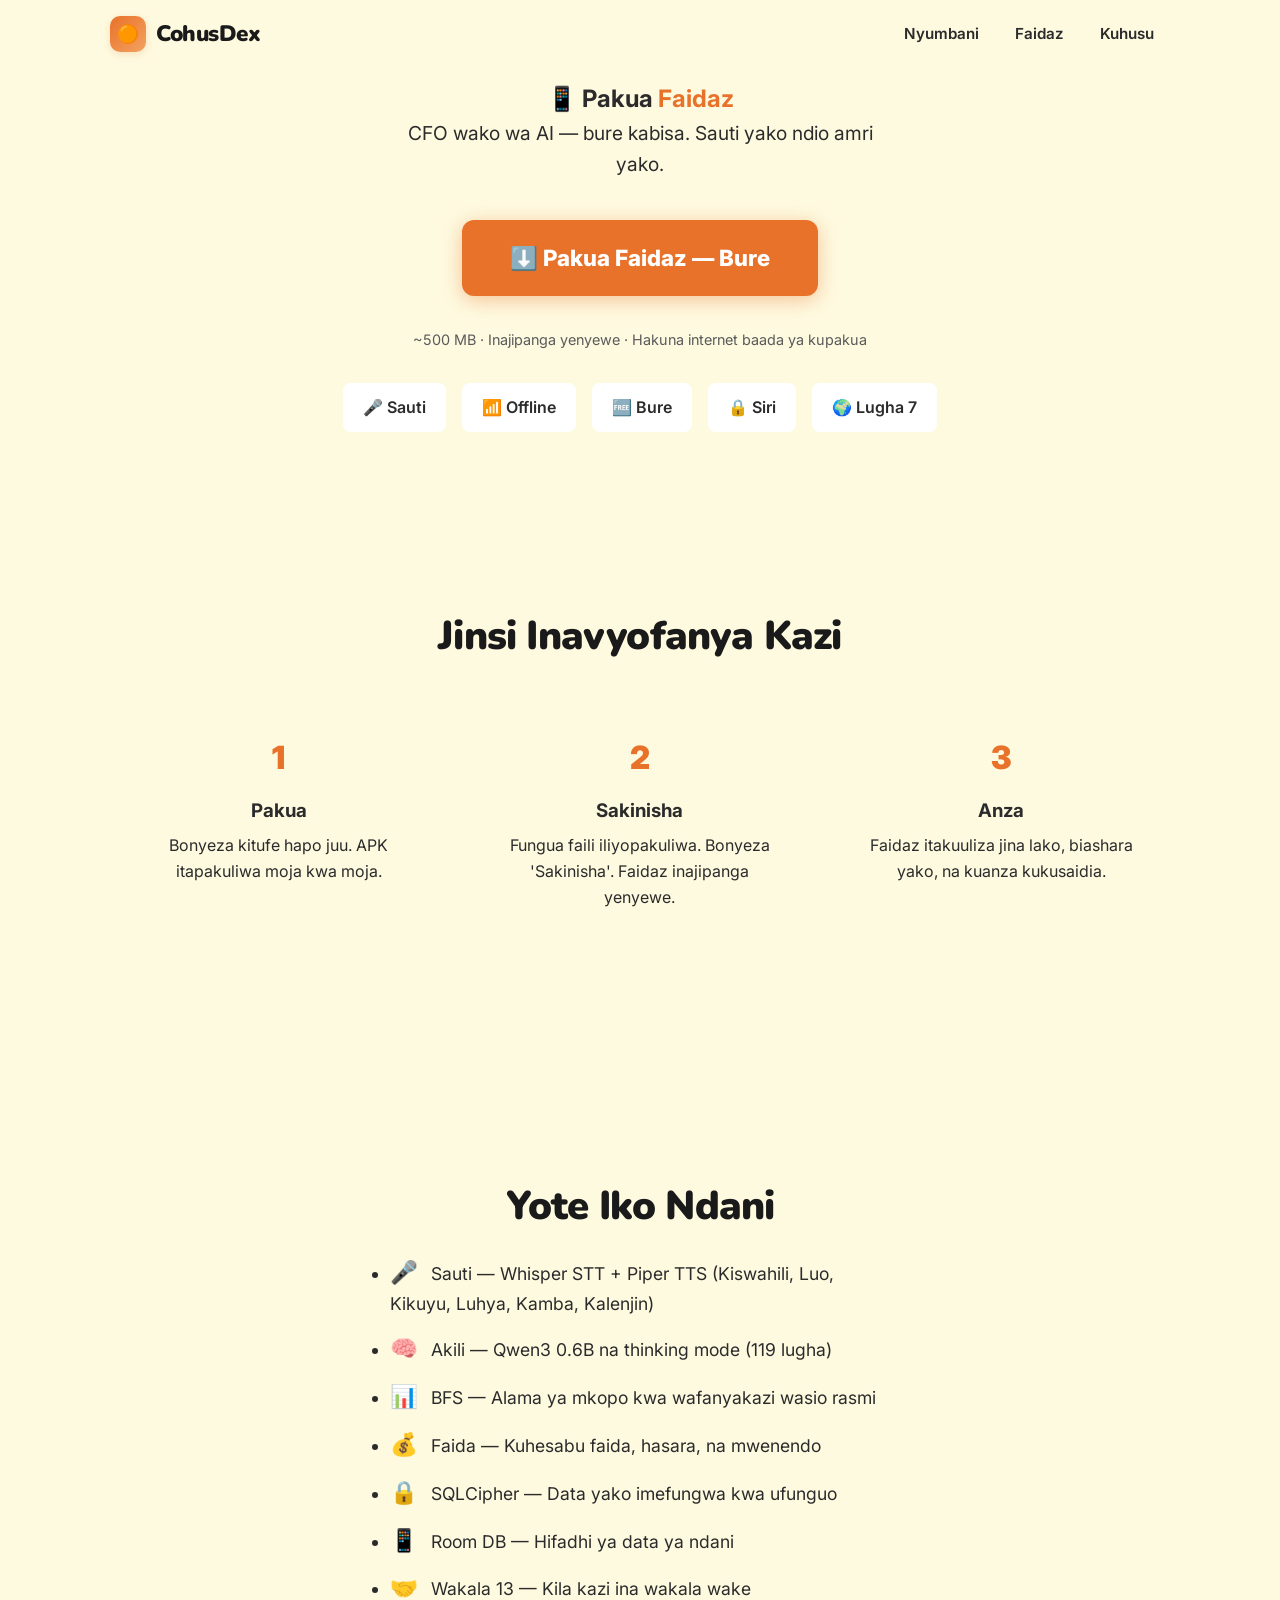
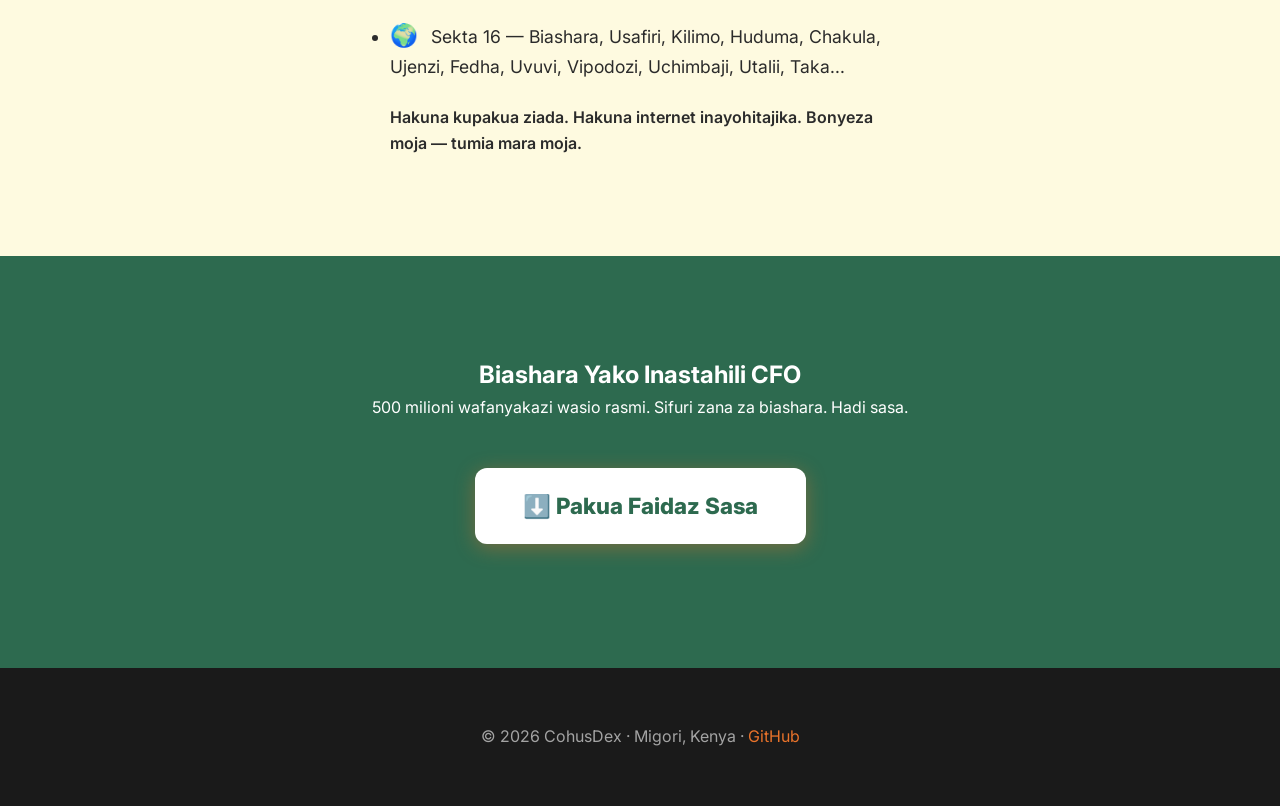
<file: download.html>
<!DOCTYPE html>
<html lang="sw">
<head>
  <meta charset="UTF-8">
  <meta name="viewport" content="width=device-width,initial-scale=1.0">
  <title>Pakua Faidaz — Bure | CohusDex</title>
  <meta name="description" content="Pakua Faidaz — CFO wako wa AI. Bure kabisa. Sauti yako ndio amri yako.">
  <link href="https://fonts.googleapis.com/css2?family=Nunito:wght@400;600;700;800;900&family=Inter:wght@400;500;600&display=swap" rel="stylesheet">
  <link rel="stylesheet" href="css/style.css">
  <style>
    .download-hero { text-align:center; padding:80px 20px 40px; }
    .download-btn { 
      display:inline-block; background:var(--orange); color:var(--white); 
      padding:20px 48px; border-radius:12px; font-size:1.4rem; font-weight:800;
      text-decoration:none; margin:24px 0; transition:transform 0.2s;
      box-shadow:0 4px 20px rgba(232,114,42,0.4);
    }
    .download-btn:hover { transform:scale(1.05); }
    .download-btn:active { transform:scale(0.98); }
    .download-info { max-width:500px; margin:0 auto; text-align:left; }
    .download-info li { margin:12px 0; font-size:1.1rem; }
    .download-info li span { font-size:1.4rem; margin-right:8px; }
    .download-size { color:var(--gray); font-size:0.9rem; margin-top:8px; }
    .steps { display:grid; grid-template-columns:repeat(auto-fit,minmax(200px,1fr)); gap:24px; margin:40px 0; }
    .step { text-align:center; padding:24px; }
    .step-num { font-size:2rem; font-weight:900; color:var(--orange); }
    .step h3 { margin:12px 0 8px; }
    .trust-badges { display:flex; flex-wrap:wrap; justify-content:center; gap:16px; margin:32px 0; }
    .trust-badge { background:var(--white); padding:12px 20px; border-radius:8px; font-weight:600; }
  </style>
</head>
<body>

<nav class="nav">
  <div class="nav__container">
    <a href="./" class="nav__logo"><span class="nav__logo-icon">🟠</span>CohusDex</a>
    <ul class="nav__menu">
      <li><a href="./">Nyumbani</a></li>
      <li><a href="products/faidaz.html">Faidaz</a></li>
      <li><a href="about.html">Kuhusu</a></li>
    </ul>
  </div>
</nav>

<section class="download-hero">
  <h1>📱 Pakua <span class="text-accent">Faidaz</span></h1>
  <p style="font-size:1.2rem;max-width:500px;margin:0 auto 16px">
    CFO wako wa AI — bure kabisa. Sauti yako ndio amri yako.
  </p>
  
  <a href="https://github.com/Valentinus295/faidaza/releases/latest/download/faidaza-full.apk" class="download-btn" id="downloadBtn" download>
    ⬇️ Pakua Faidaz — Bure
  </a>
  
  <p class="download-size">~500 MB · Inajipanga yenyewe · Hakuna internet baada ya kupakua</p>

  <div class="trust-badges">
    <div class="trust-badge">🎤 Sauti</div>
    <div class="trust-badge">📶 Offline</div>
    <div class="trust-badge">🆓 Bure</div>
    <div class="trust-badge">🔒 Siri</div>
    <div class="trust-badge">🌍 Lugha 7</div>
  </div>
</section>

<section class="section">
  <div class="container">
    <h2 class="section__title">Jinsi Inavyofanya Kazi</h2>
    <div class="steps">
      <div class="step">
        <div class="step-num">1</div>
        <h3>Pakua</h3>
        <p>Bonyeza kitufe hapo juu. APK itapakuliwa moja kwa moja.</p>
      </div>
      <div class="step">
        <div class="step-num">2</div>
        <h3>Sakinisha</h3>
        <p>Fungua faili iliyopakuliwa. Bonyeza 'Sakinisha'. Faidaz inajipanga yenyewe.</p>
      </div>
      <div class="step">
        <div class="step-num">3</div>
        <h3>Anza</h3>
        <p>Faidaz itakuuliza jina lako, biashara yako, na kuanza kukusaidia.</p>
      </div>
    </div>
  </div>
</section>

<section class="section">
  <div class="container">
    <h2 class="section__title">Yote Iko Ndani</h3>
    <div class="download-info">
      <ul>
        <li><span>🎤</span> Sauti — Whisper STT + Piper TTS (Kiswahili, Luo, Kikuyu, Luhya, Kamba, Kalenjin)</li>
        <li><span>🧠</span> Akili — Qwen3 0.6B na thinking mode (119 lugha)</li>
        <li><span>📊</span> BFS — Alama ya mkopo kwa wafanyakazi wasio rasmi</li>
        <li><span>💰</span> Faida — Kuhesabu faida, hasara, na mwenendo</li>
        <li><span>🔒</span> SQLCipher — Data yako imefungwa kwa ufunguo</li>
        <li><span>📱</span> Room DB — Hifadhi ya data ya ndani</li>
        <li><span>🤝</span> Wakala 13 — Kila kazi ina wakala wake</li>
        <li><span>🌍</span> Sekta 16 — Biashara, Usafiri, Kilimo, Huduma, Chakula, Ujenzi, Fedha, Uvuvi, Vipodozi, Uchimbaji, Utalii, Taka...</li>
      </ul>
      <p style="margin-top:24px;font-weight:600">Hakuna kupakua ziada. Hakuna internet inayohitajika. Bonyeza moja — tumia mara moja.</p>
    </div>
  </div>
</section>

<section class="section" style="background:var(--green);color:var(--white)">
  <div class="container" style="text-align:center">
    <h2>Biashara Yako Inastahili CFO</h2>
    <p style="margin-bottom:24px">500 milioni wafanyakazi wasio rasmi. Sifuri zana za biashara. Hadi sasa.</p>
    <a href="https://github.com/Valentinus295/faidaza/releases/latest/download/faidaza-full.apk" class="download-btn" style="background:var(--white);color:var(--green)" download>
      ⬇️ Pakua Faidaz Sasa
    </a>
  </div>
</section>

<footer class="footer">
  <div class="container">
    <p>&copy; 2026 CohusDex · Migori, Kenya · <a href="https://github.com/Valentinus295/cohusdex-website" style="color:var(--orange)">GitHub</a></p>
  </div>
</footer>

<script src="js/main.js"></script>
<script>
  // Track download clicks
  document.querySelectorAll('[download]').forEach(btn => {
    btn.addEventListener('click', () => {
      if (typeof gtag !== 'undefined') gtag('event', 'download', { 'event_category': 'APK' });
    });
  });
</script>
</body>
</html>
</file>
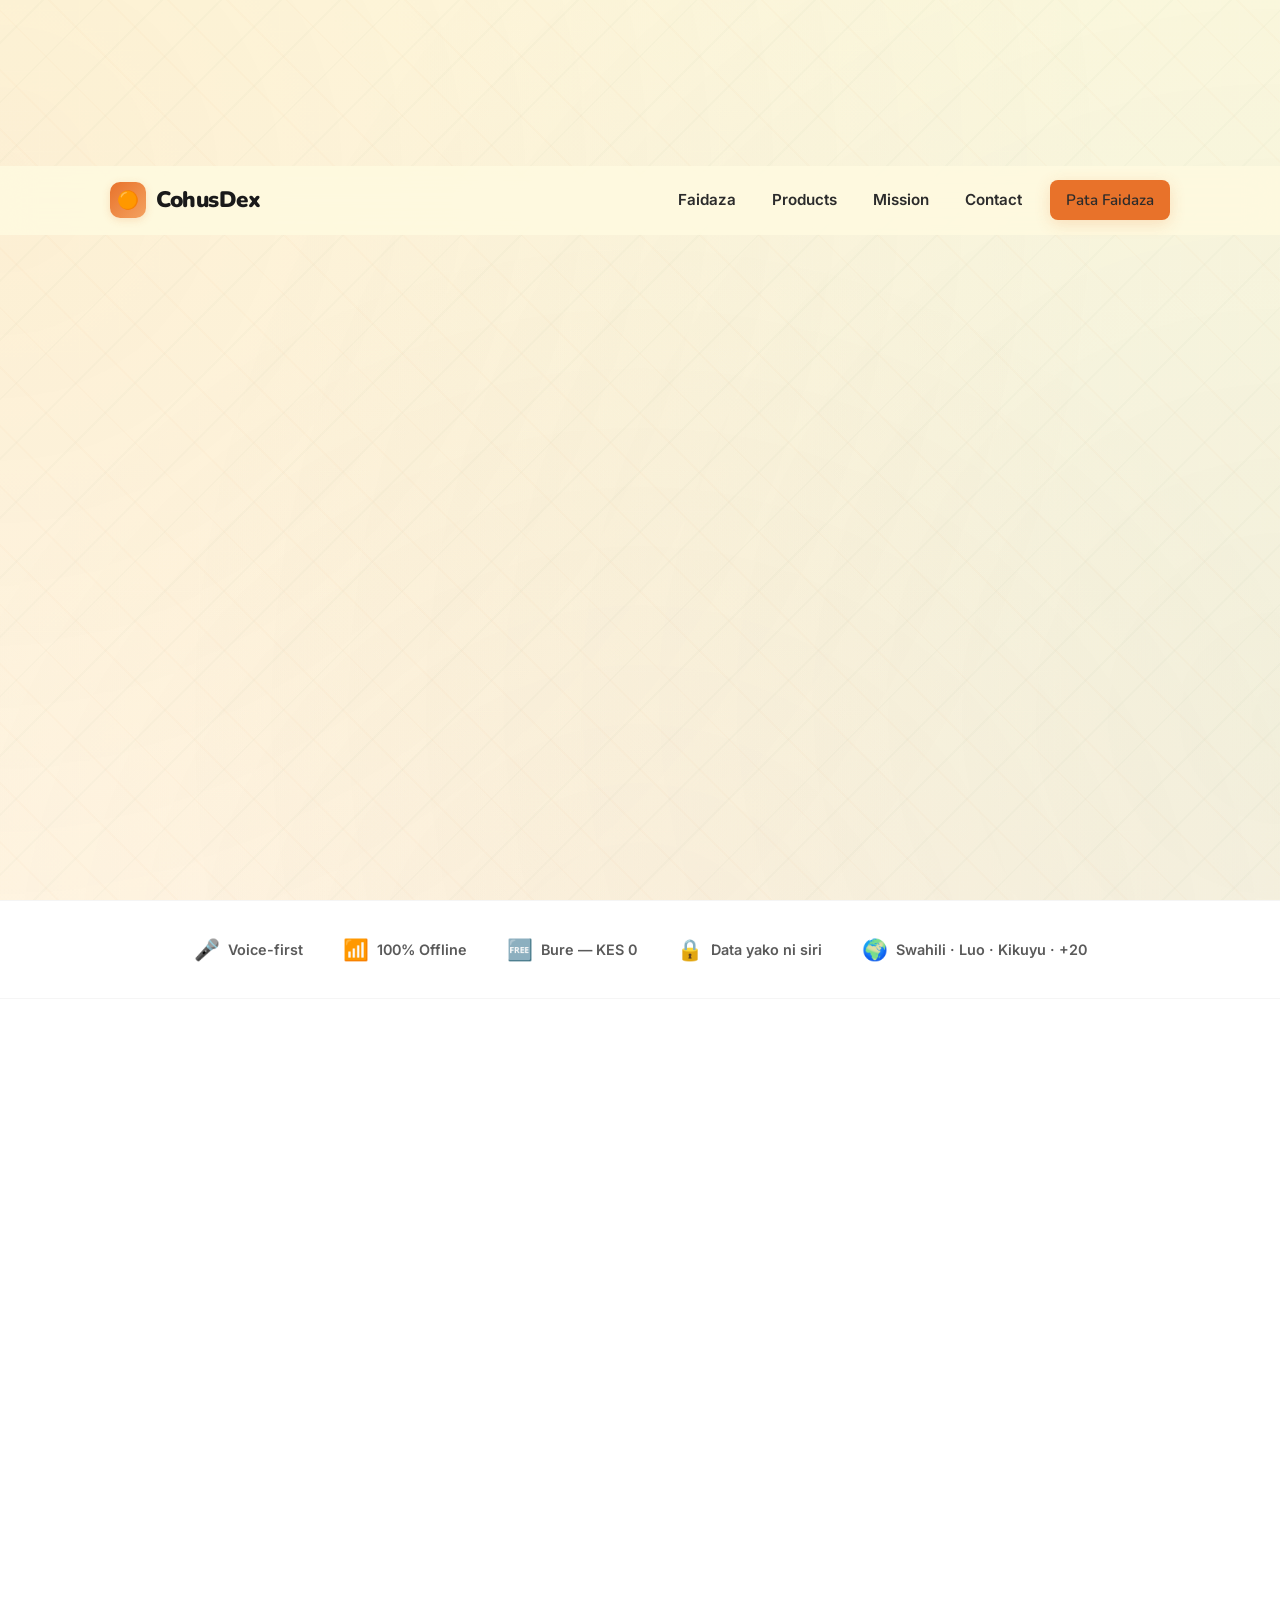
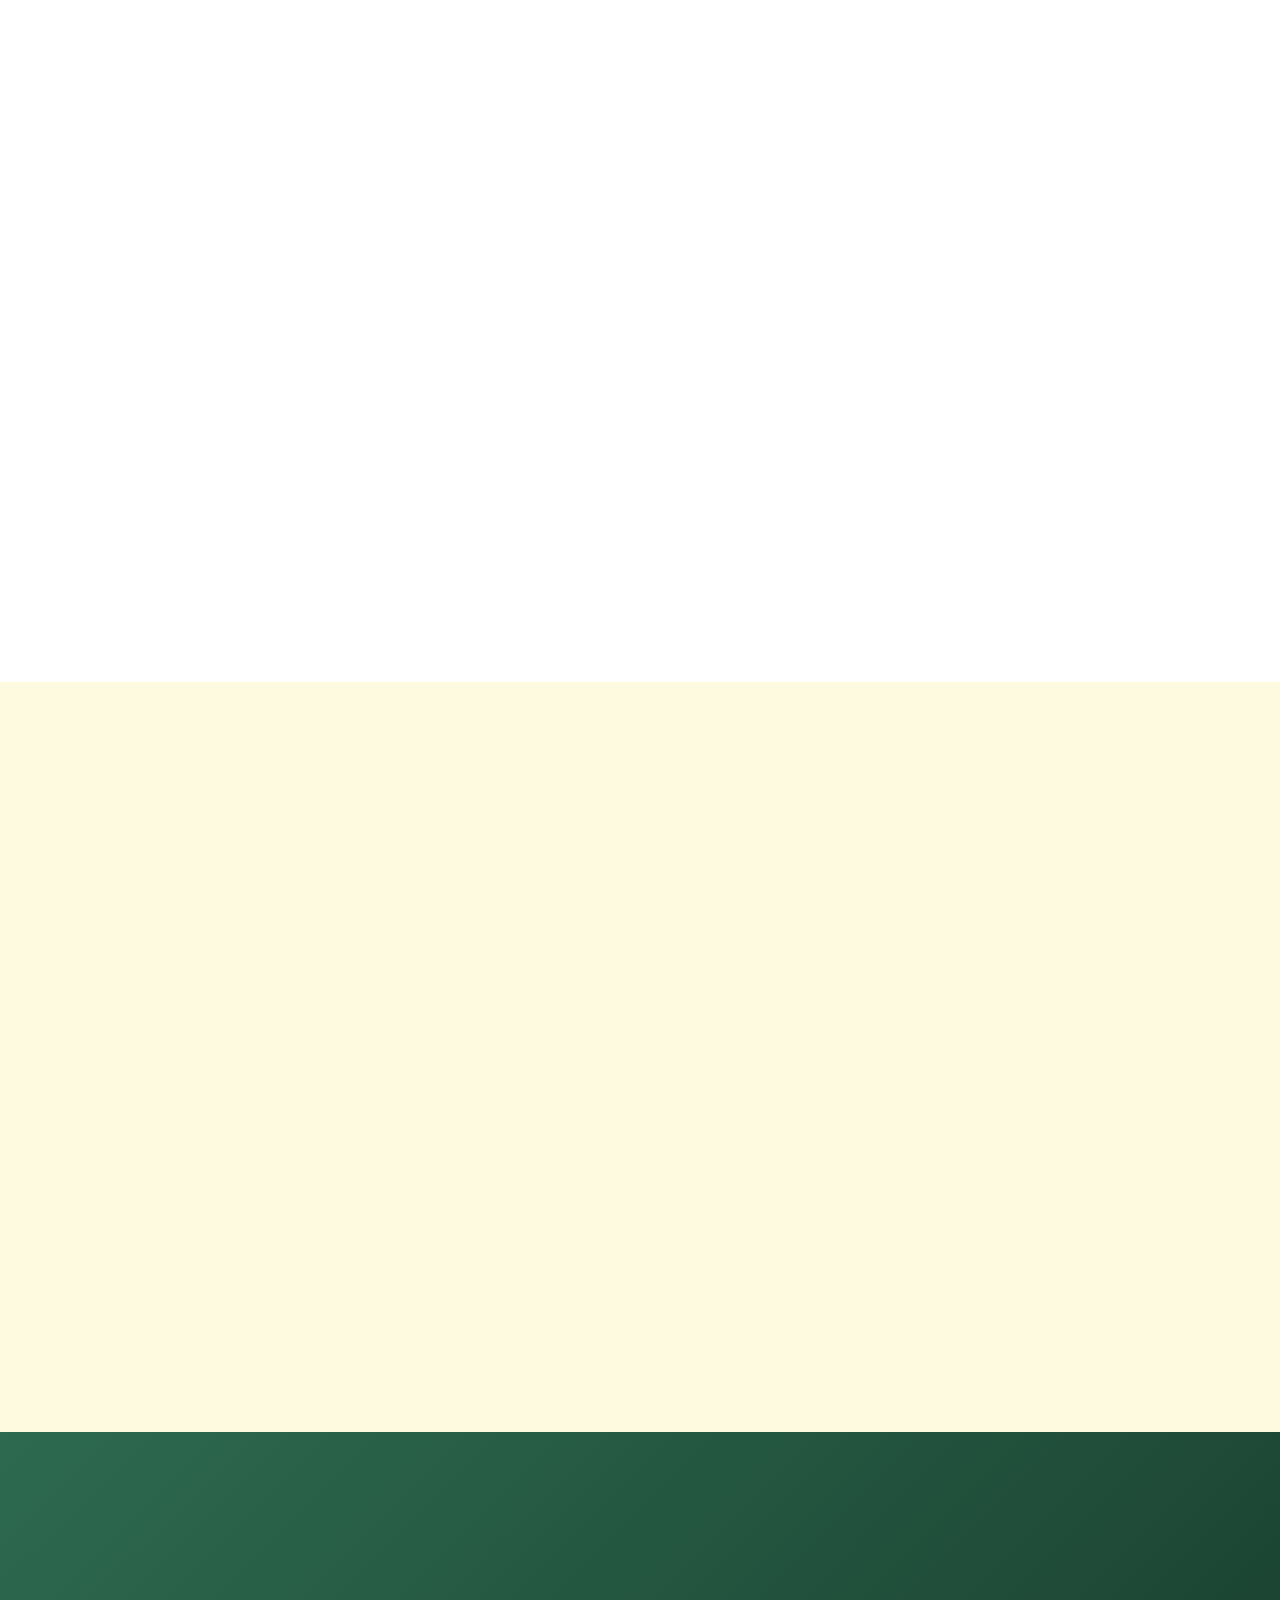
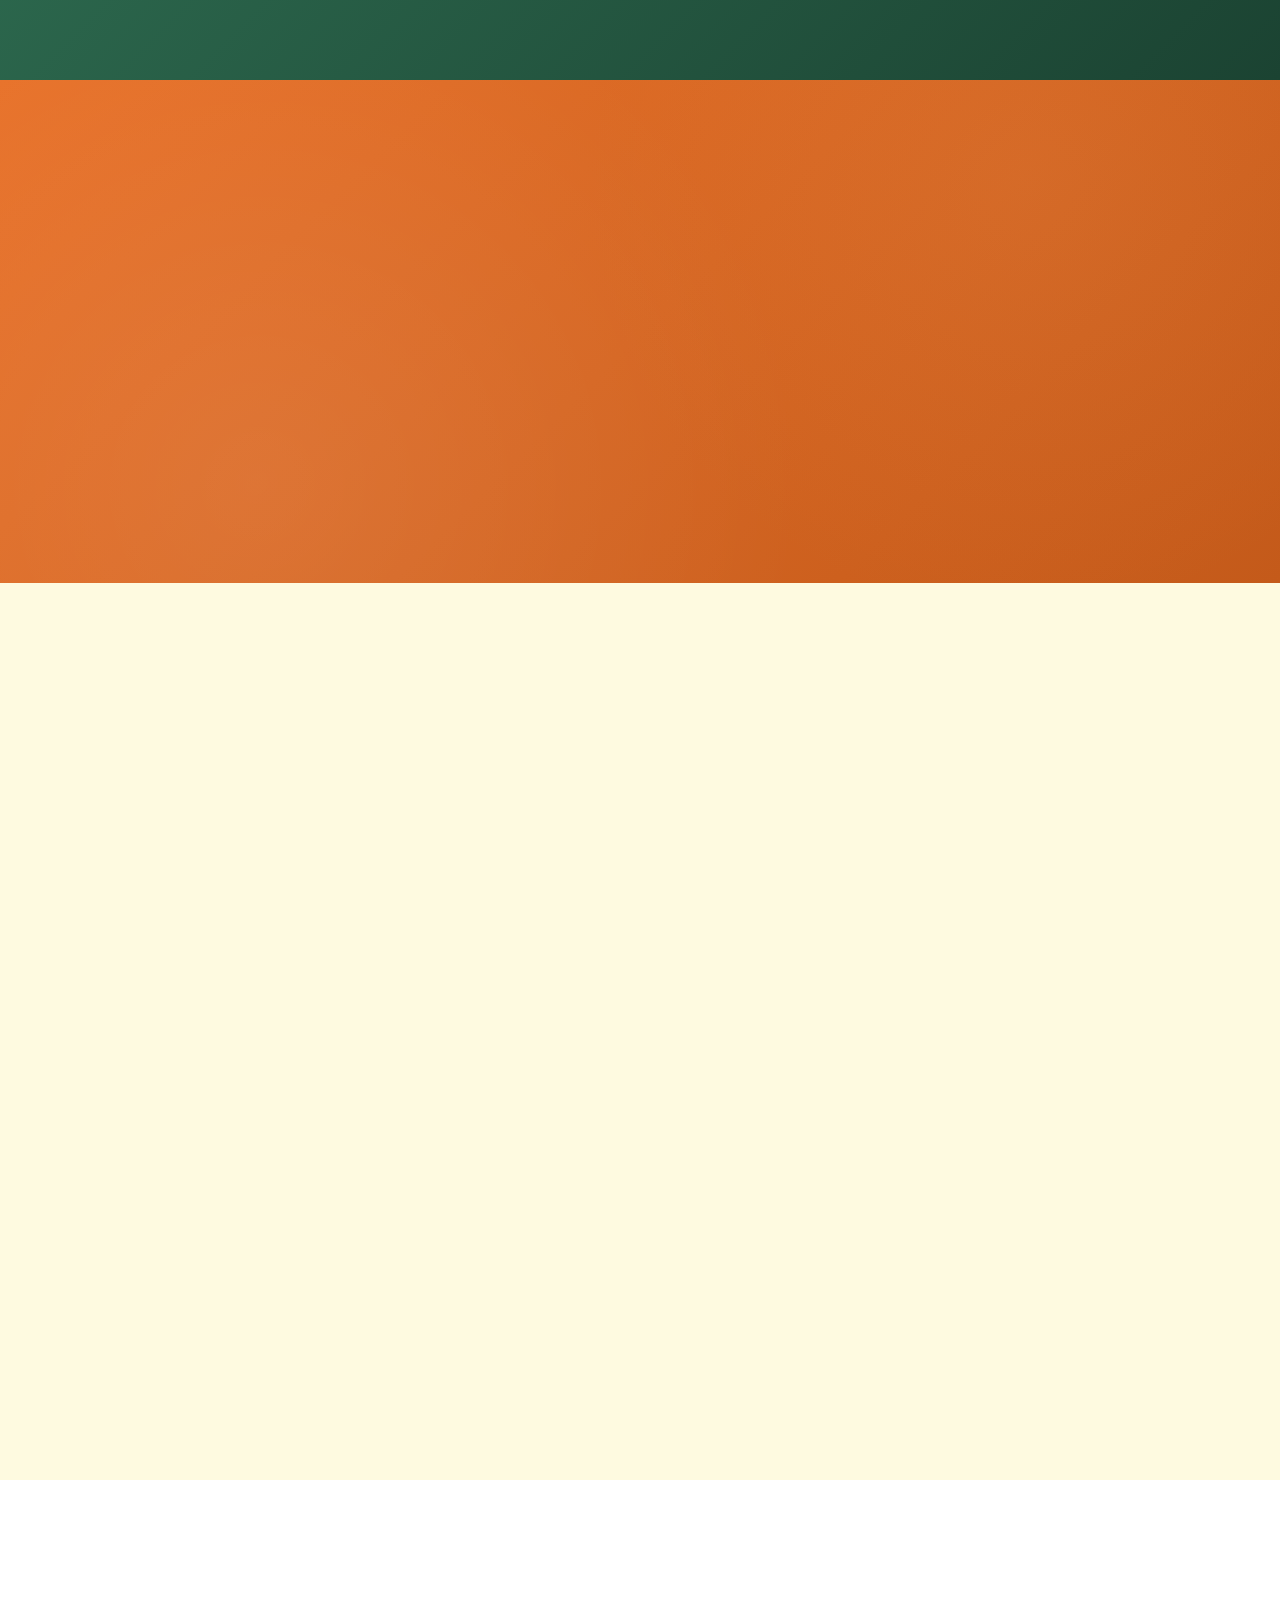
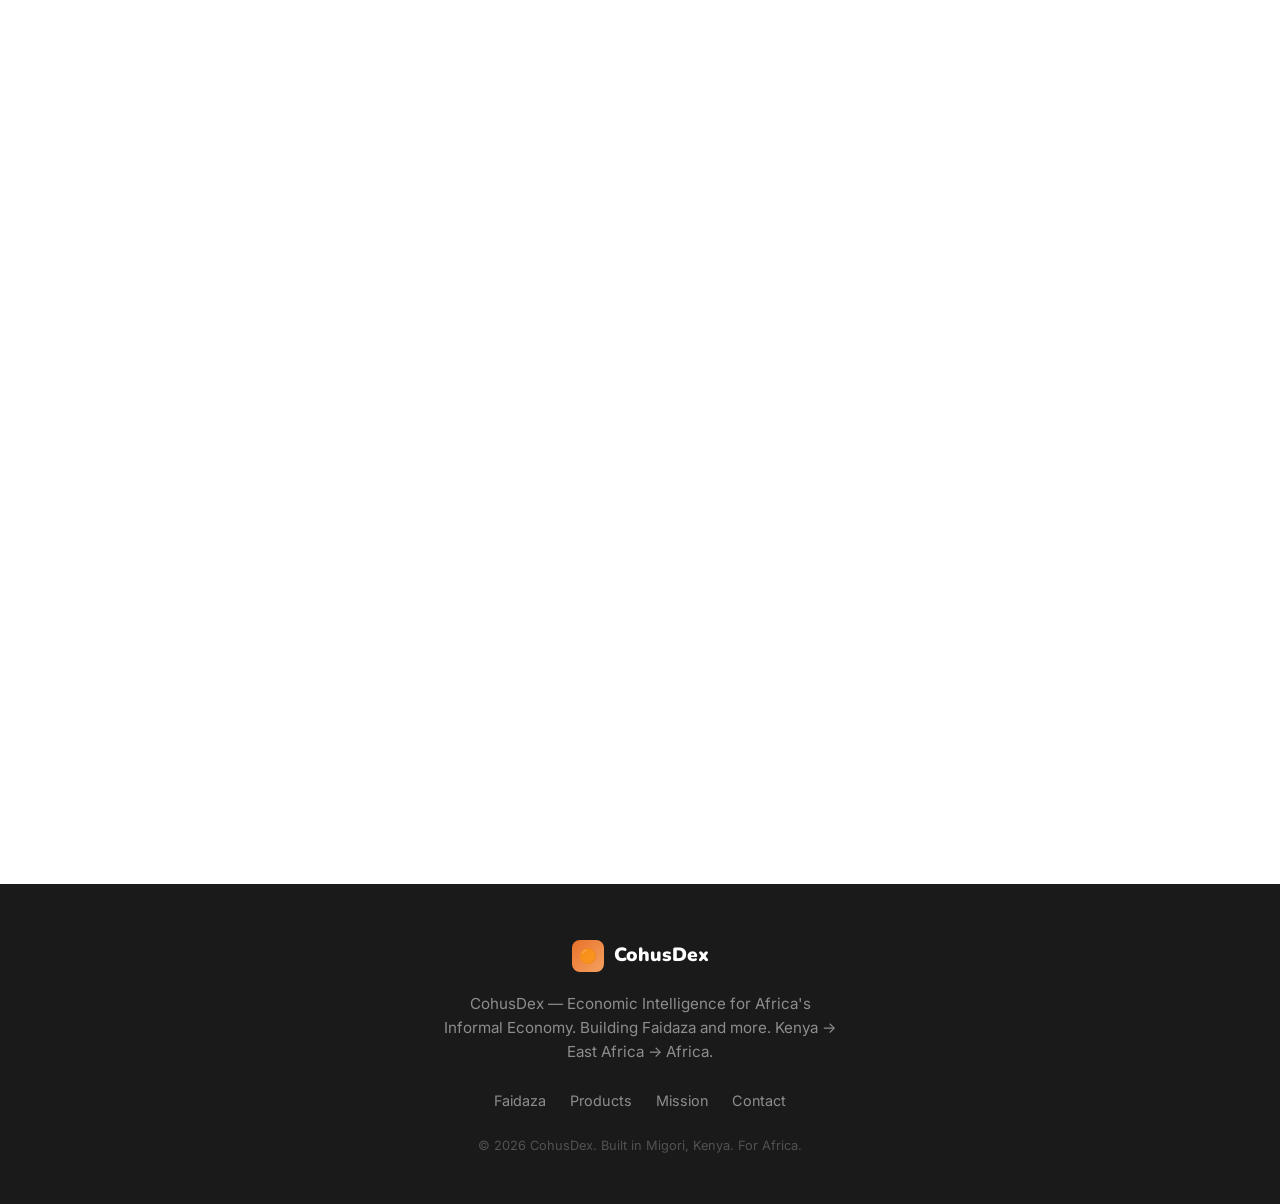
<file: faidaza.html>
<!DOCTYPE html>
<html lang="sw">
<head><meta charset="UTF-8"><meta http-equiv="refresh" content="0;url=/#faidaza"><title>CohusDex</title></head>
<body><a href="/#faidaza">Continue to CohusDex</a></body>
</html>
</file>
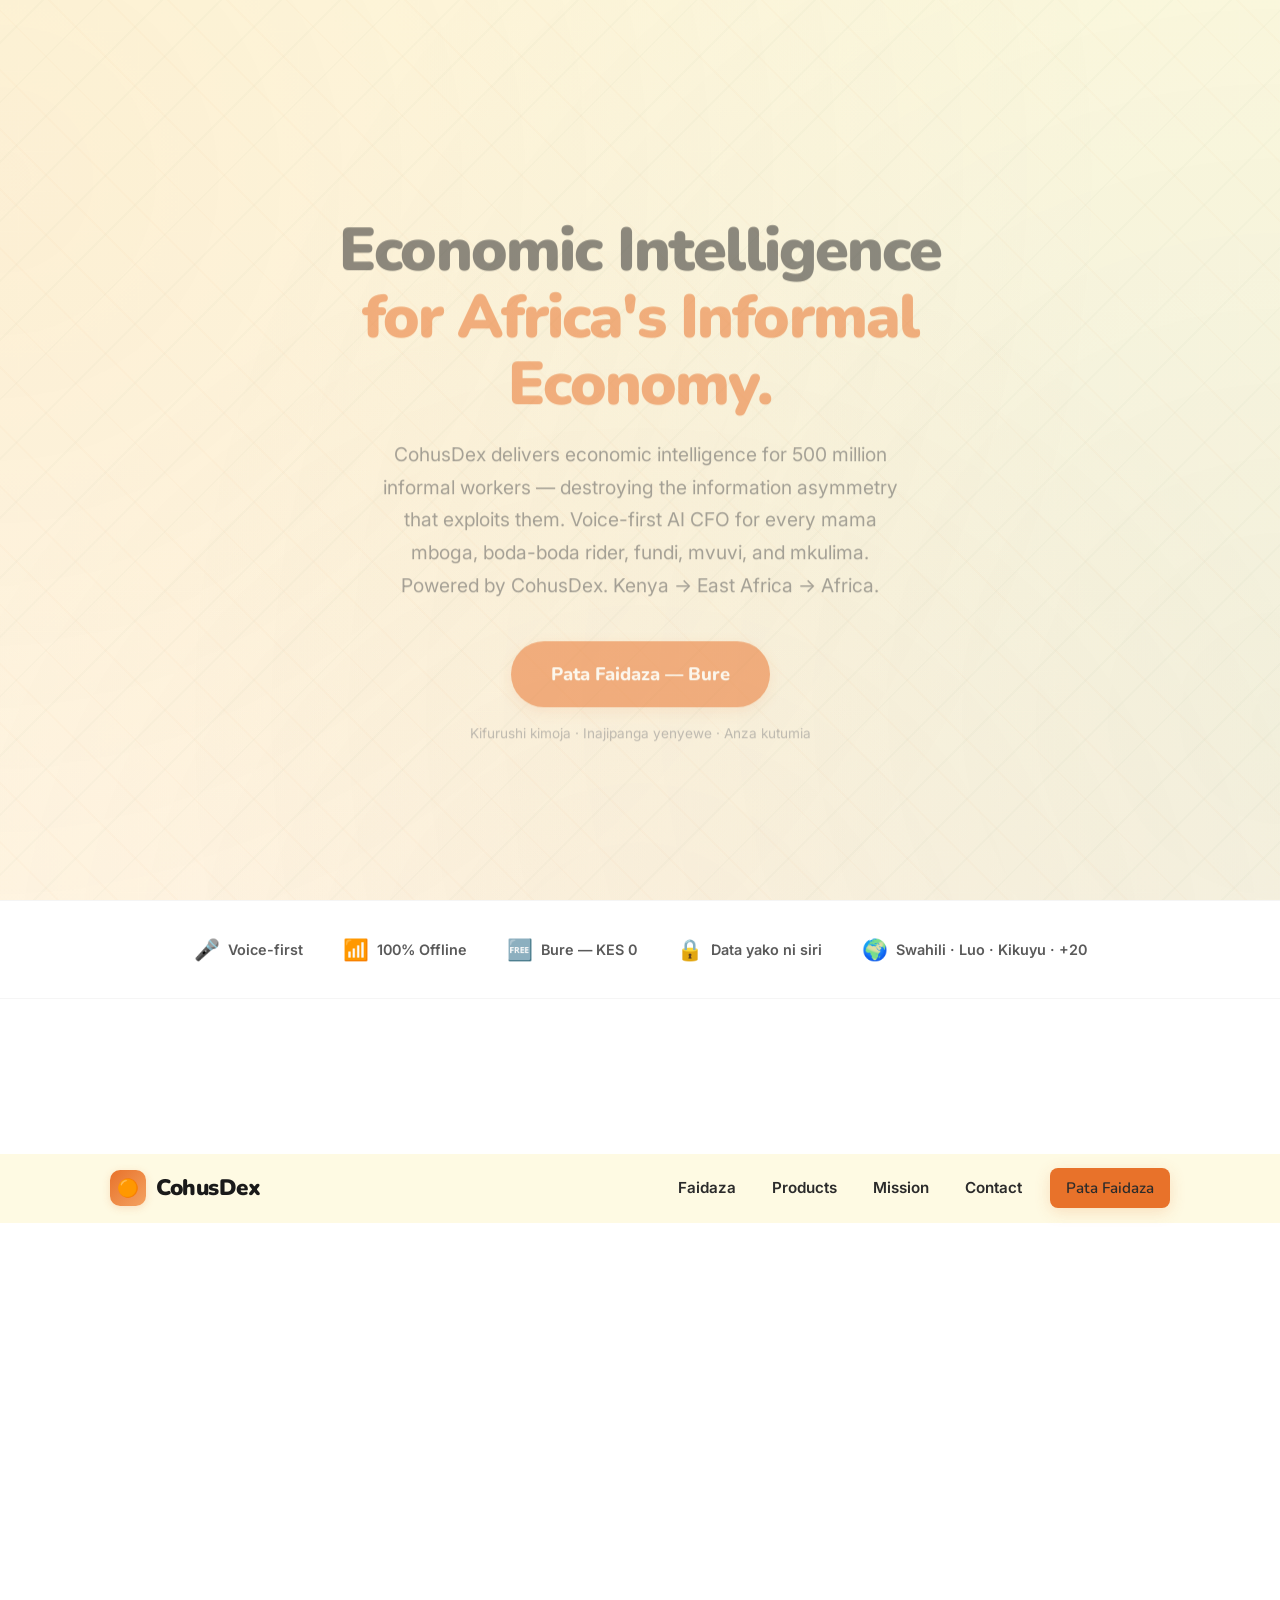
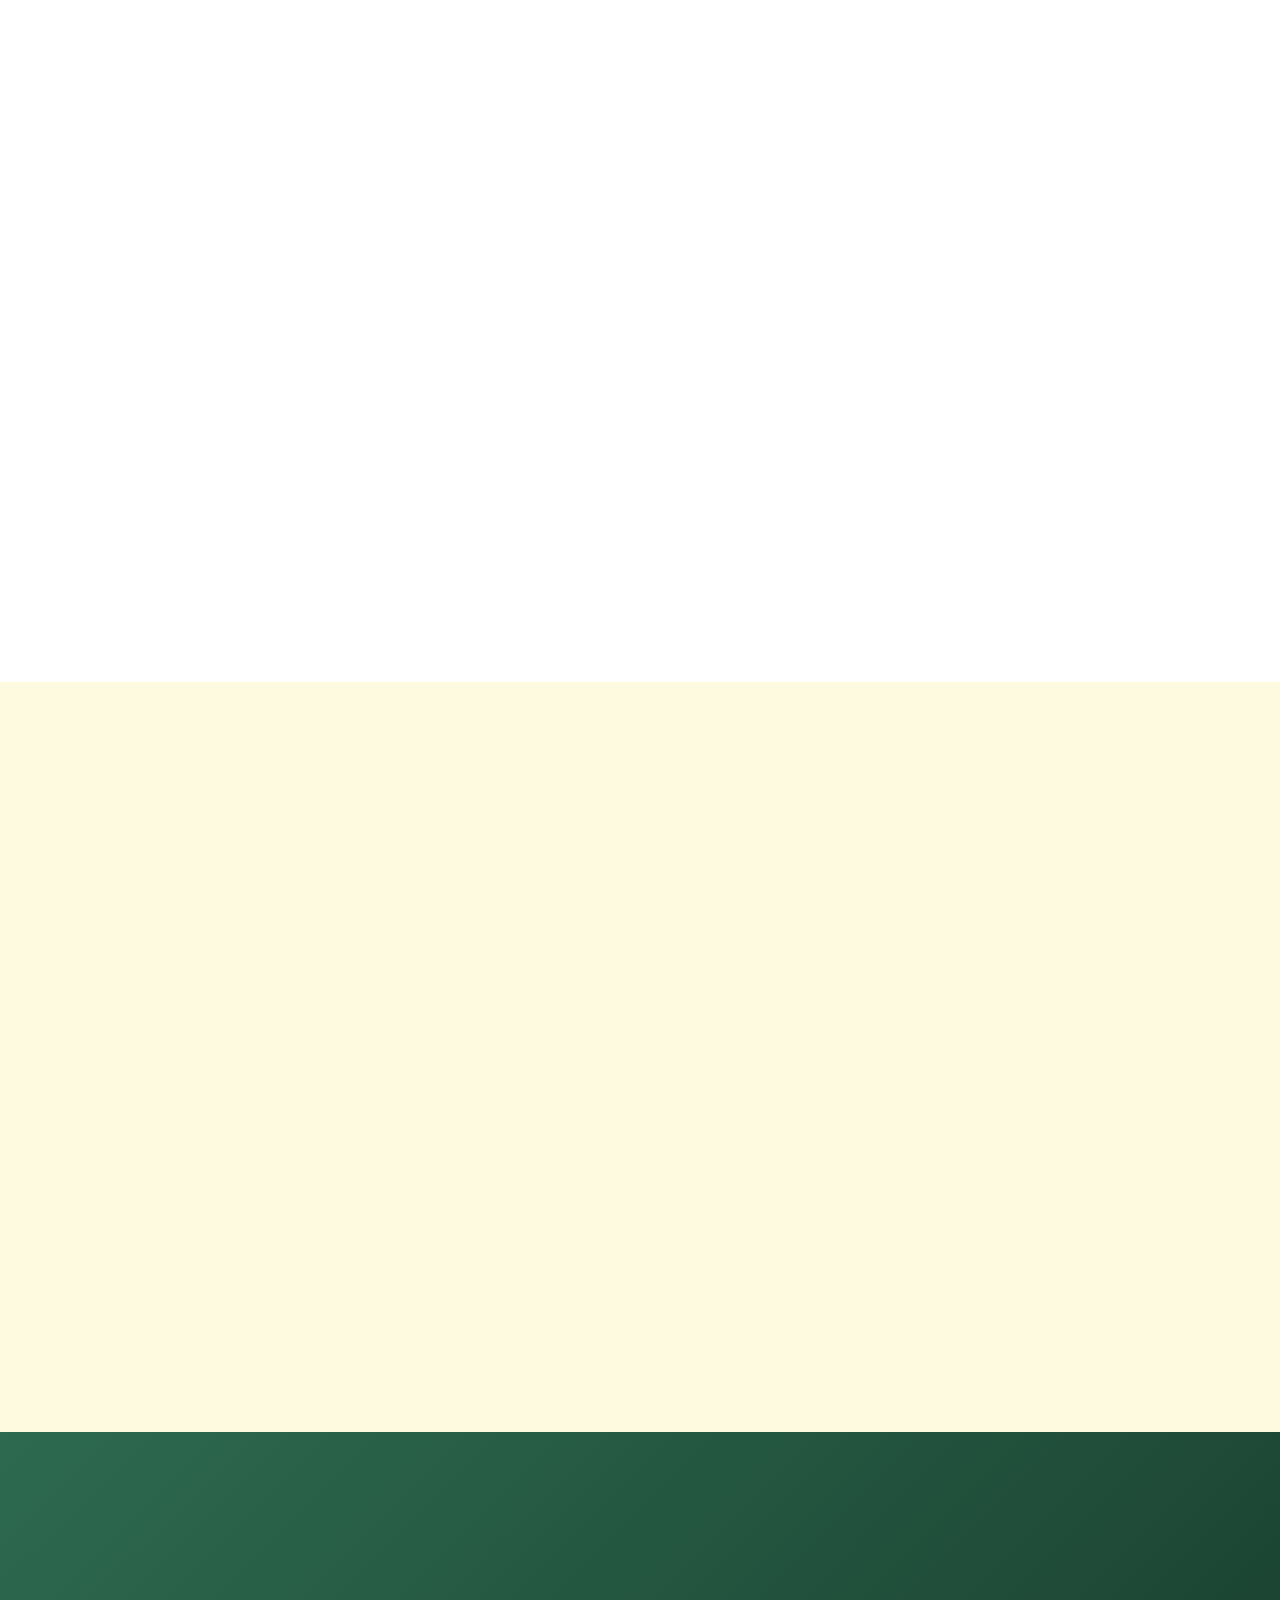
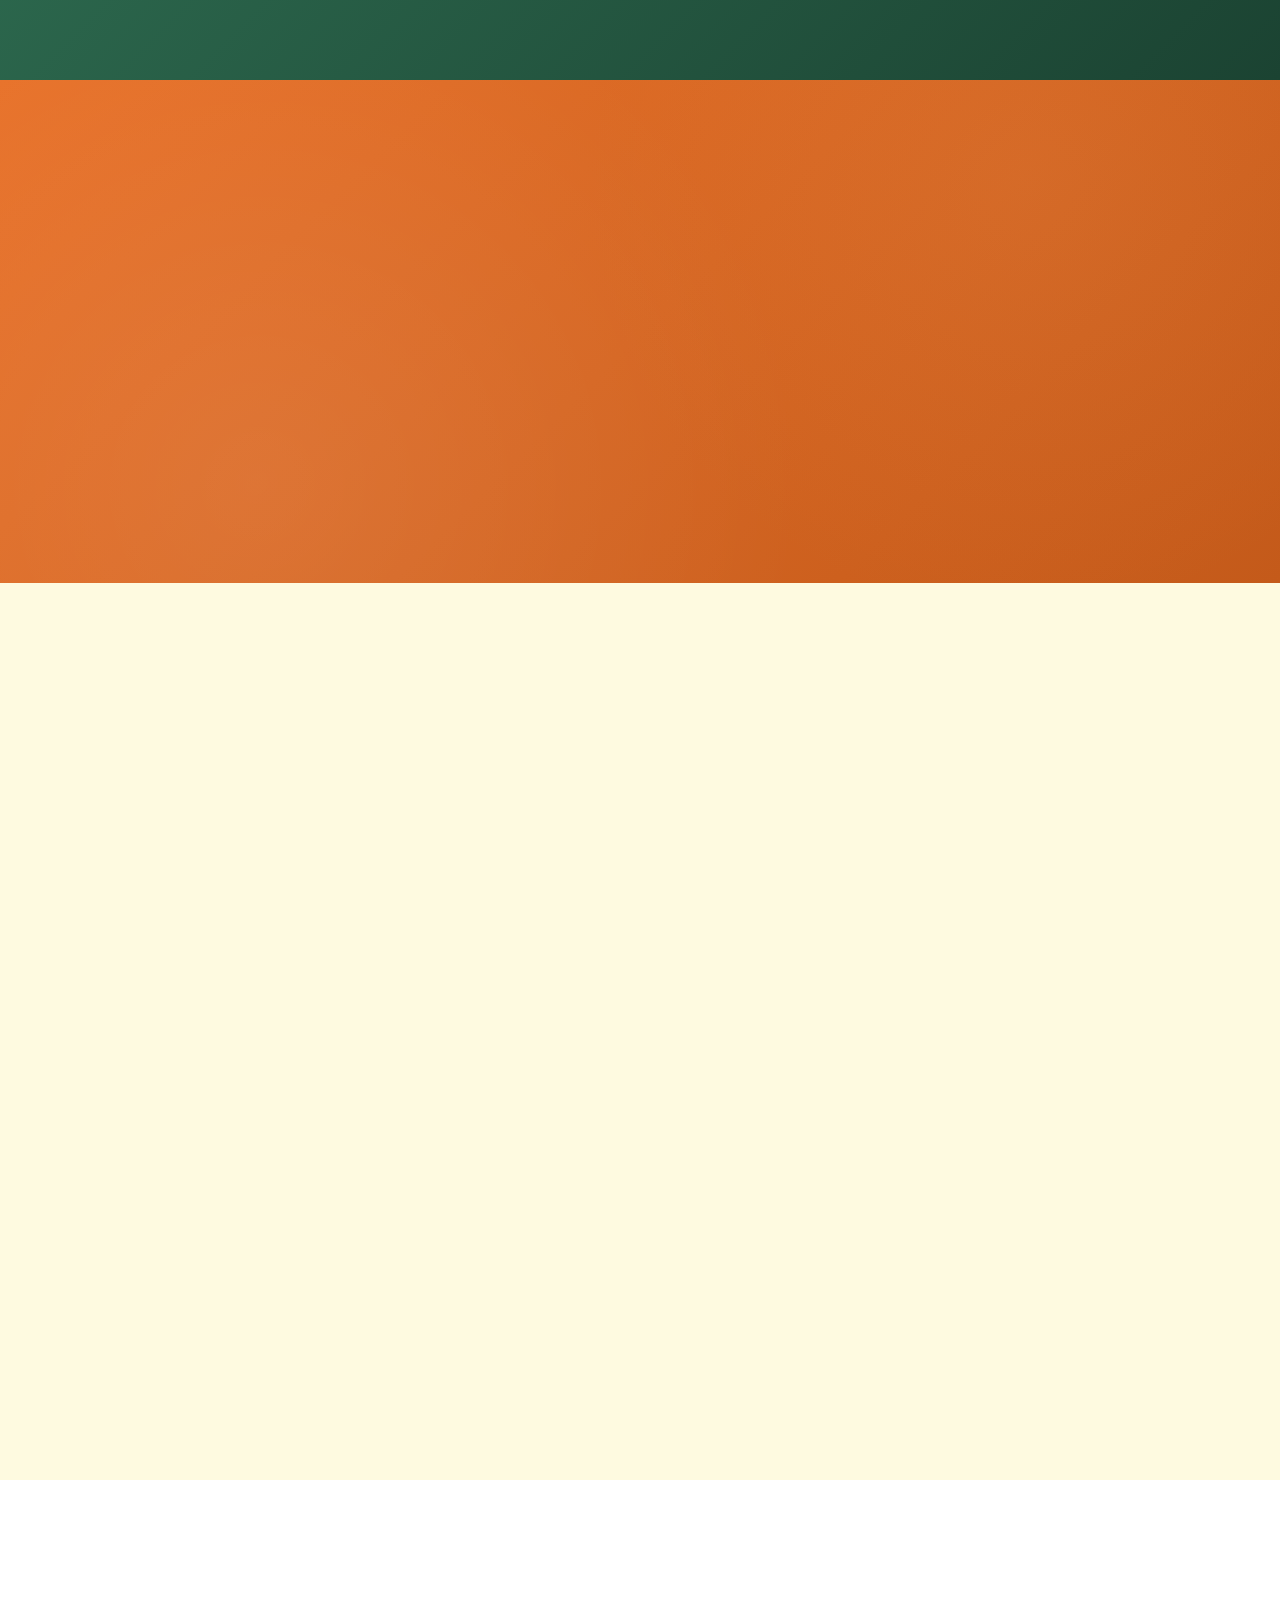
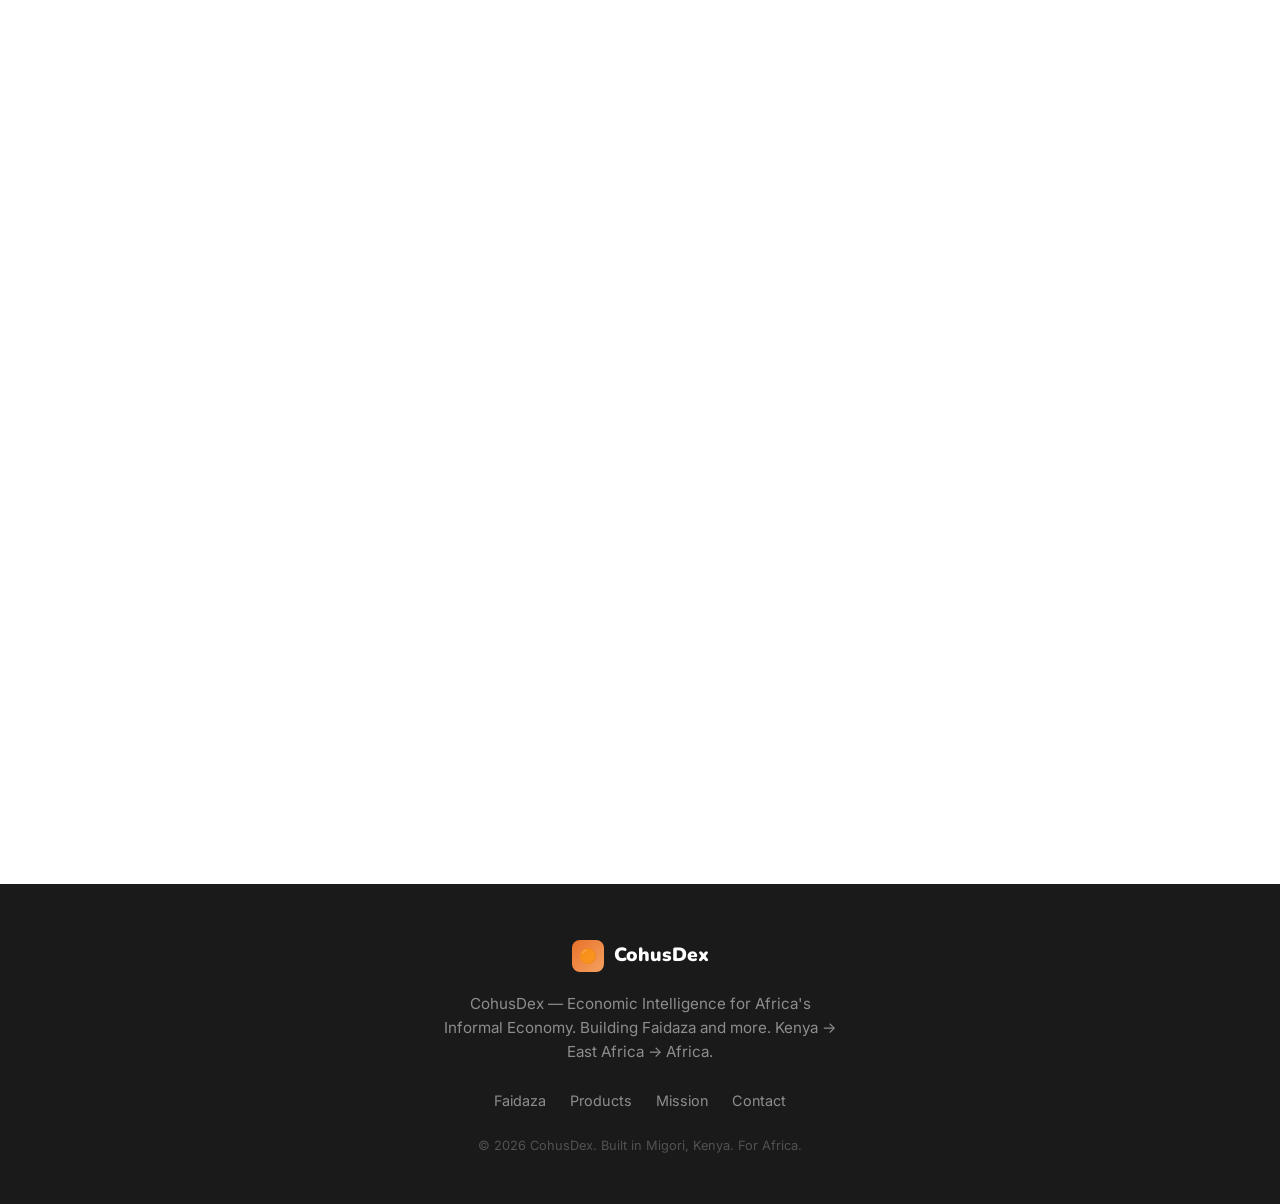
<file: products.html>
<!DOCTYPE html>
<html lang="sw">
<head><meta charset="UTF-8"><meta http-equiv="refresh" content="0;url=/#products"><title>CohusDex</title></head>
<body><a href="/#products">Continue to CohusDex</a></body>
</html>
</file>
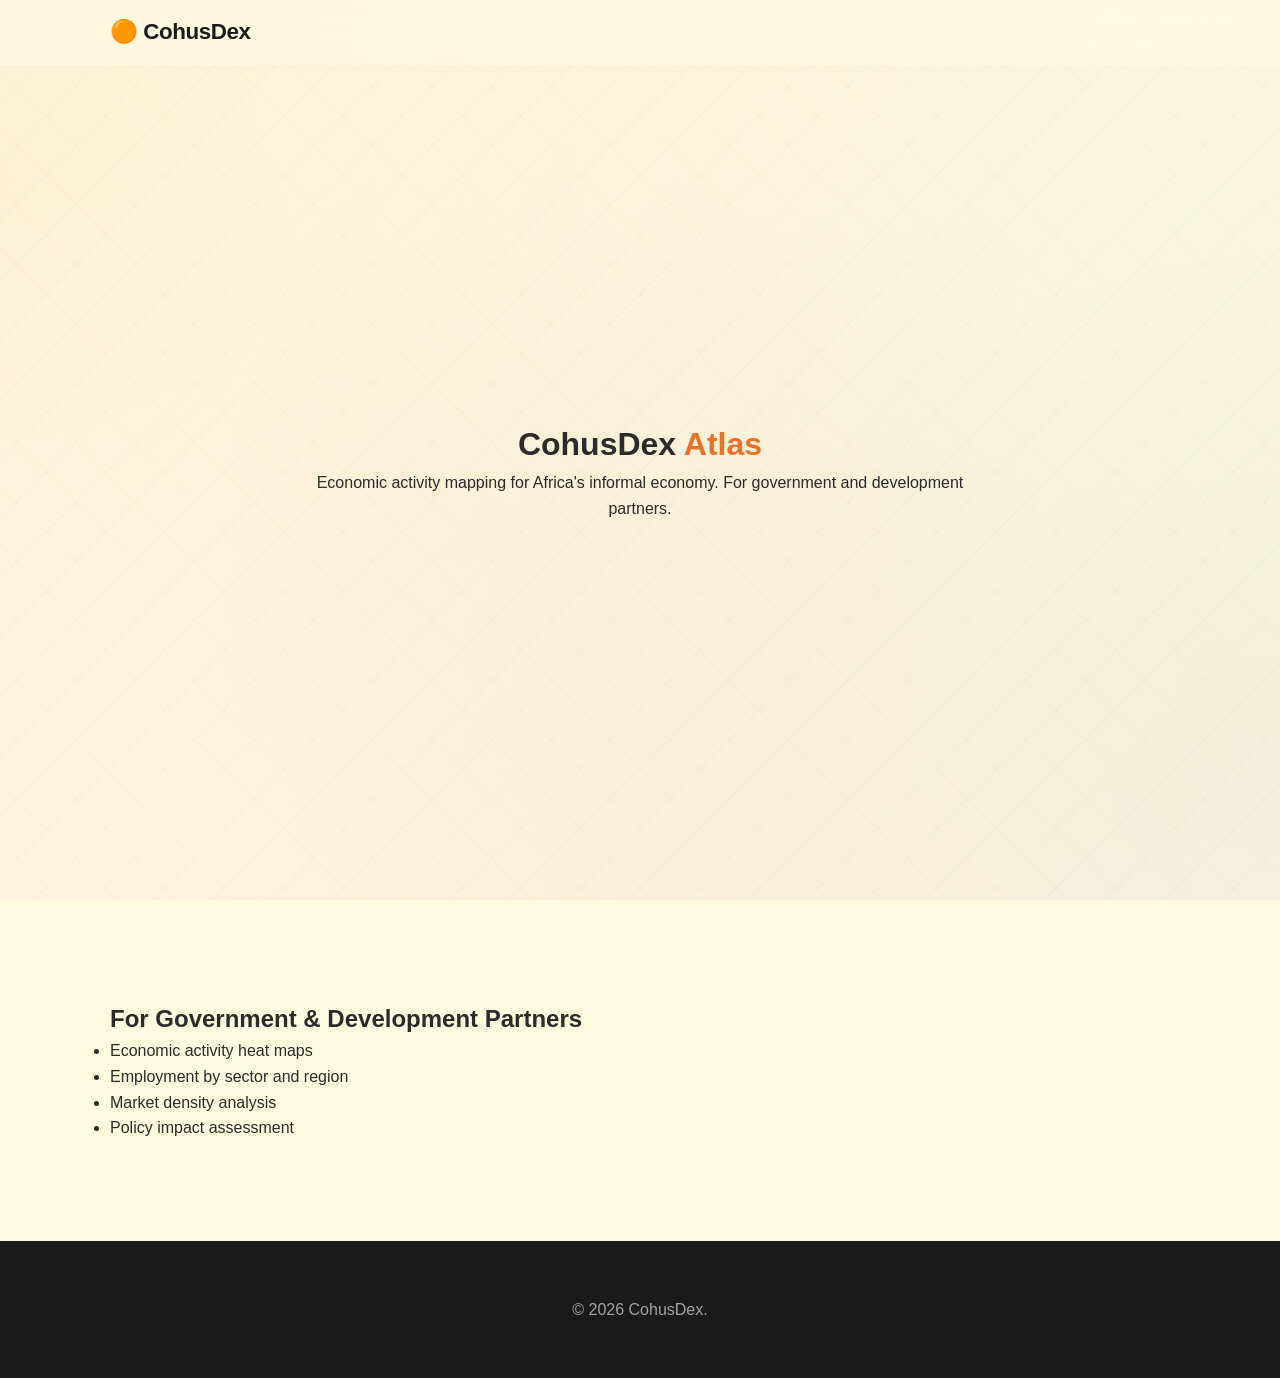
<file: products/atlas.html>
<!DOCTYPE html>
<html lang="en">
<head><meta charset="UTF-8"><meta name="viewport" content="width=device-width,initial-scale=1.0">
<title>CohusDex Atlas — Economic Mapping</title>
<link rel="stylesheet" href="../css/style.css"></head>
<body>
<nav class="nav"><div class="nav__container"><a href="../" class="nav__logo">🟠 CohusDex</a></div></nav>
<header class="hero"><div class="hero__container">
<h1>CohusDex <span class="text-accent">Atlas</span></h1>
<p>Economic activity mapping for Africa's informal economy. For government and development partners.</p>
</div></header>
<section class="section"><div class="container">
<h2>For Government & Development Partners</h2>
<ul><li>Economic activity heat maps</li><li>Employment by sector and region</li><li>Market density analysis</li><li>Policy impact assessment</li></ul>
</div></section>
<footer class="footer"><div class="container"><p>&copy; 2026 CohusDex.</p></div></footer>
</body></html>
</file>
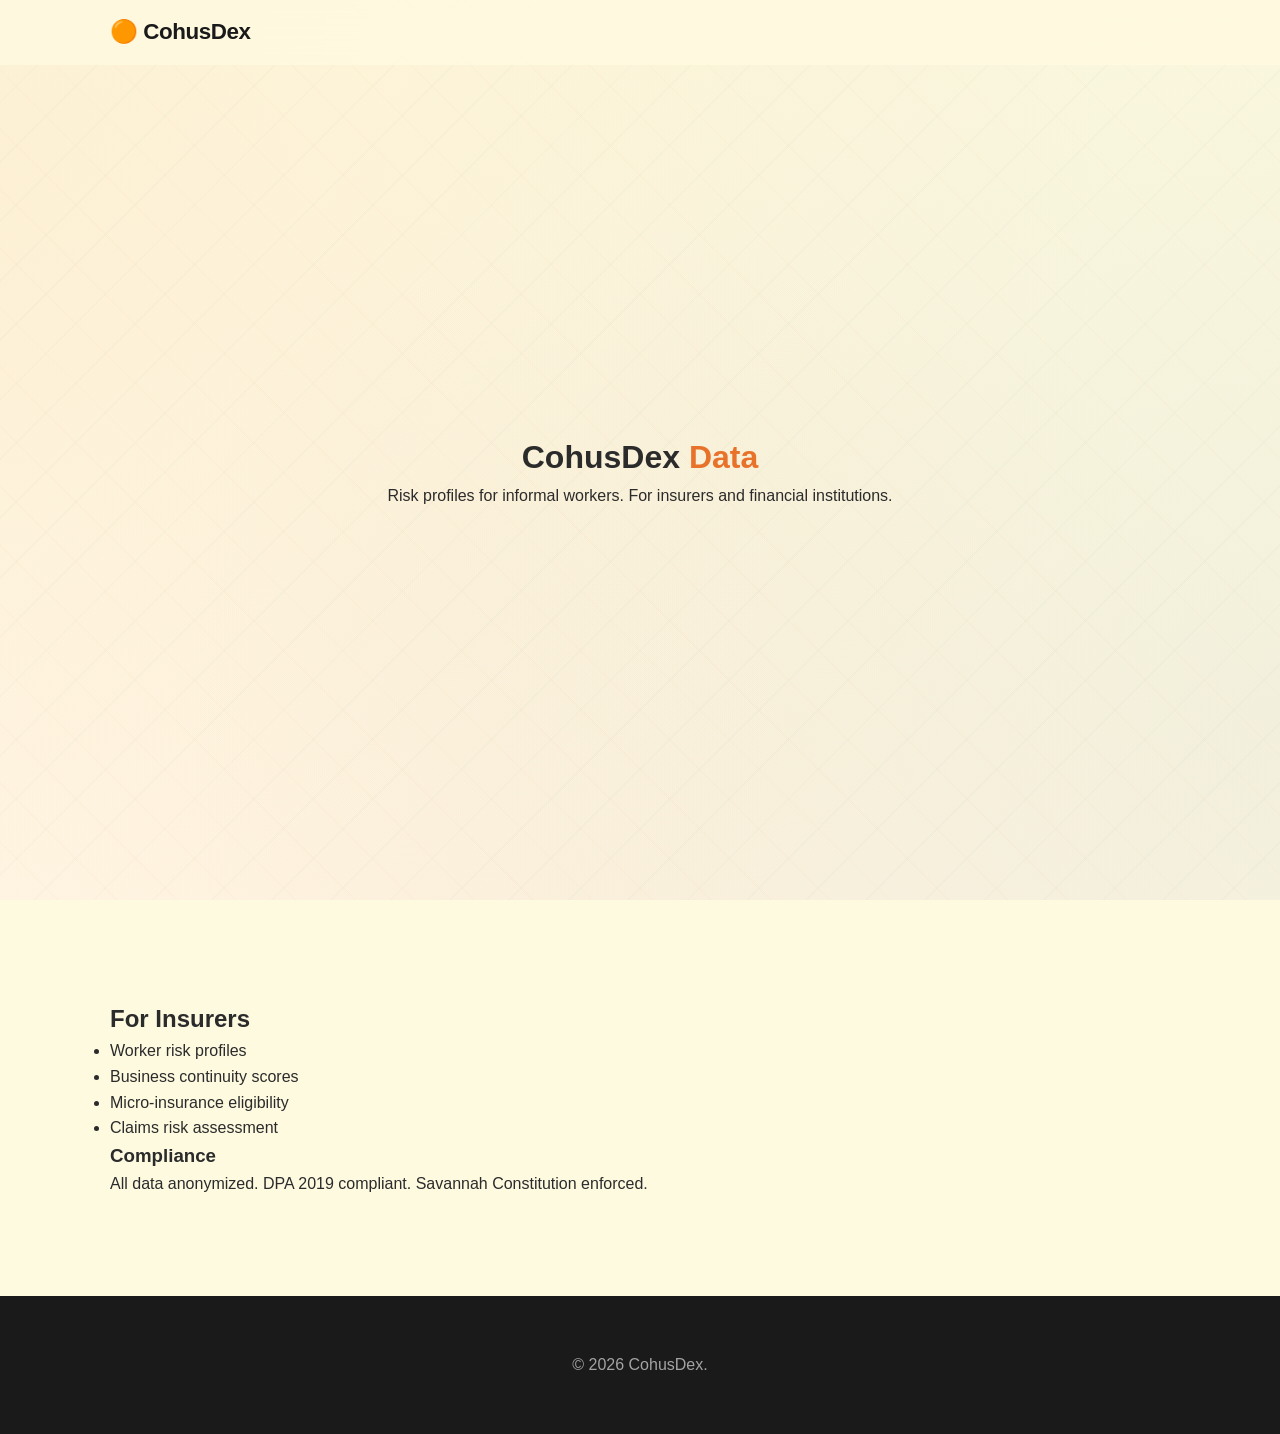
<file: products/data.html>
<!DOCTYPE html>
<html lang="en">
<head><meta charset="UTF-8"><meta name="viewport" content="width=device-width,initial-scale=1.0">
<title>CohusDex Data — Risk Intelligence</title>
<link rel="stylesheet" href="../css/style.css"></head>
<body>
<nav class="nav"><div class="nav__container"><a href="../" class="nav__logo">🟠 CohusDex</a></div></nav>
<header class="hero"><div class="hero__container">
<h1>CohusDex <span class="text-accent">Data</span></h1>
<p>Risk profiles for informal workers. For insurers and financial institutions.</p>
</div></header>
<section class="section"><div class="container">
<h2>For Insurers</h2>
<ul><li>Worker risk profiles</li><li>Business continuity scores</li><li>Micro-insurance eligibility</li><li>Claims risk assessment</li></ul>
<h3>Compliance</h3><p>All data anonymized. DPA 2019 compliant. Savannah Constitution enforced.</p>
</div></section>
<footer class="footer"><div class="container"><p>&copy; 2026 CohusDex.</p></div></footer>
</body></html>
</file>
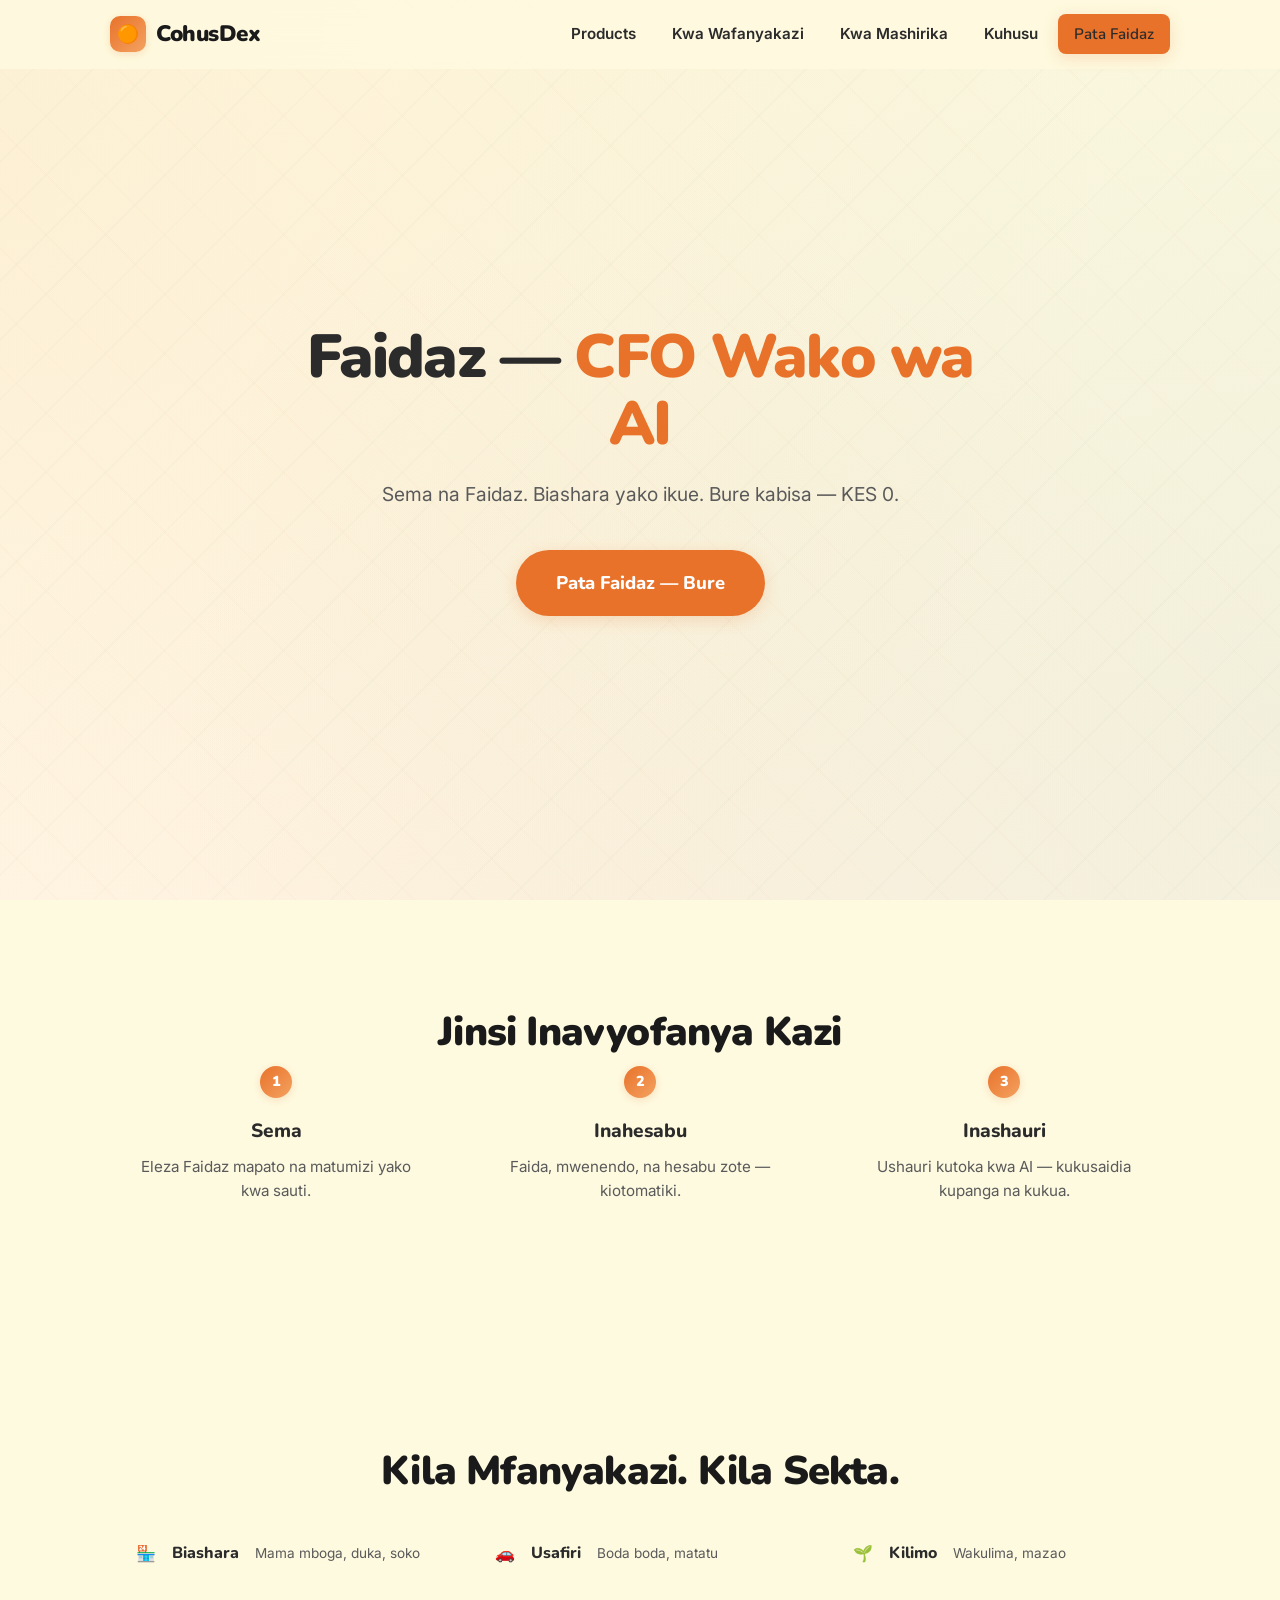
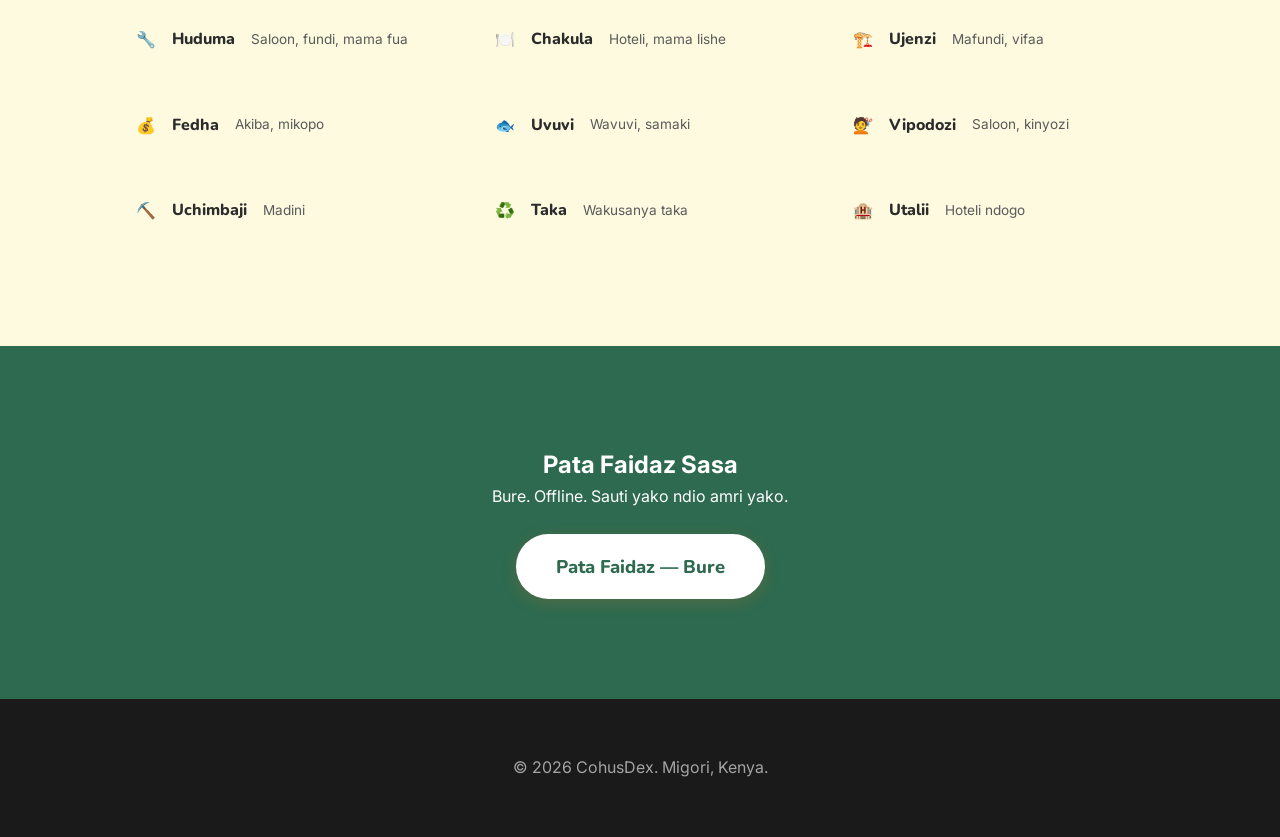
<file: products/faidaz.html>
<!DOCTYPE html>
<html lang="sw">
<head>
  <meta charset="UTF-8">
  <meta name="viewport" content="width=device-width,initial-scale=1.0">
  <title>Faidaz — CFO Wako wa AI | CohusDex</title>
  <meta name="description" content="Faidaz — CFO wako wa AI kwa wafanyakazi wasio rasmi. Sauti yako ndio amri yako. Bure kabisa.">
  <link href="https://fonts.googleapis.com/css2?family=Nunito:wght@400;600;700;800;900&family=Inter:wght@400;500;600&display=swap" rel="stylesheet">
  <link rel="stylesheet" href="../css/style.css">
</head>
<body>

<nav class="nav">
  <div class="nav__container">
    <a href="../" class="nav__logo"><span class="nav__logo-icon">🟠</span>CohusDex</a>
    <ul class="nav__menu">
      <li><a href="./">Products</a></li>
      <li><a href="../for-workers.html">Kwa Wafanyakazi</a></li>
      <li><a href="../for-organizations.html">Kwa Mashirika</a></li>
      <li><a href="../about.html">Kuhusu</a></li>
      <li><a href="../download.html" class="btn btn--primary">Pata Faidaz</a></li>
    </ul>
  </div>
</nav>

<header class="hero">
  <div class="hero__container">
    <h1 class="hero__title">Faidaz — <span class="text-accent">CFO Wako wa AI</span></h1>
    <p class="hero__subtitle">Sema na Faidaz. Biashara yako ikue. Bure kabisa — KES 0.</p>
    <a href="../download.html" class="btn btn--primary btn--large">Pata Faidaz — Bure</a>
  </div>
</header>

<section class="section">
  <div class="container">
    <h2 class="section__title">Jinsi Inavyofanya Kazi</h2>
    <div class="how__steps">
      <div class="how__step"><div class="how__step-num">1</div><h3>Sema</h3><p>Eleza Faidaz mapato na matumizi yako kwa sauti.</p></div>
      <div class="how__step"><div class="how__step-num">2</div><h3>Inahesabu</h3><p>Faida, mwenendo, na hesabu zote — kiotomatiki.</p></div>
      <div class="how__step"><div class="how__step-num">3</div><h3>Inashauri</h3><p>Ushauri kutoka kwa AI — kukusaidia kupanga na kukua.</p></div>
    </div>
  </div>
</section>

<section class="section">
  <div class="container">
    <h2 class="section__title">Kila Mfanyakazi. Kila Sekta.</h2>
    <div class="modules__grid">
      <div class="module-card"><span>🏪</span><h3>Biashara</h3><p>Mama mboga, duka, soko</p></div>
      <div class="module-card"><span>🚗</span><h3>Usafiri</h3><p>Boda boda, matatu</p></div>
      <div class="module-card"><span>🌱</span><h3>Kilimo</h3><p>Wakulima, mazao</p></div>
      <div class="module-card"><span>🔧</span><h3>Huduma</h3><p>Saloon, fundi, mama fua</p></div>
      <div class="module-card"><span>🍽️</span><h3>Chakula</h3><p>Hoteli, mama lishe</p></div>
      <div class="module-card"><span>🏗️</span><h3>Ujenzi</h3><p>Mafundi, vifaa</p></div>
      <div class="module-card"><span>💰</span><h3>Fedha</h3><p>Akiba, mikopo</p></div>
      <div class="module-card"><span>🐟</span><h3>Uvuvi</h3><p>Wavuvi, samaki</p></div>
      <div class="module-card"><span>💇</span><h3>Vipodozi</h3><p>Saloon, kinyozi</p></div>
      <div class="module-card"><span>⛏️</span><h3>Uchimbaji</h3><p>Madini</p></div>
      <div class="module-card"><span>♻️</span><h3>Taka</h3><p>Wakusanya taka</p></div>
      <div class="module-card"><span>🏨</span><h3>Utalii</h3><p>Hoteli ndogo</p></div>
    </div>
  </div>
</section>

<section class="section" style="background:var(--green);color:var(--white)">
  <div class="container" style="text-align:center">
    <h2>Pata Faidaz Sasa</h2>
    <p style="margin-bottom:24px">Bure. Offline. Sauti yako ndio amri yako.</p>
    <a href="../download.html" class="btn btn--primary btn--large" style="background:var(--white);color:var(--green)">Pata Faidaz — Bure</a>
  </div>
</section>

<footer class="footer">
  <div class="container">
    <p>&copy; 2026 CohusDex. Migori, Kenya.</p>
  </div>
</footer>

<script src="../js/main.js"></script>
</body>
</html>
</file>
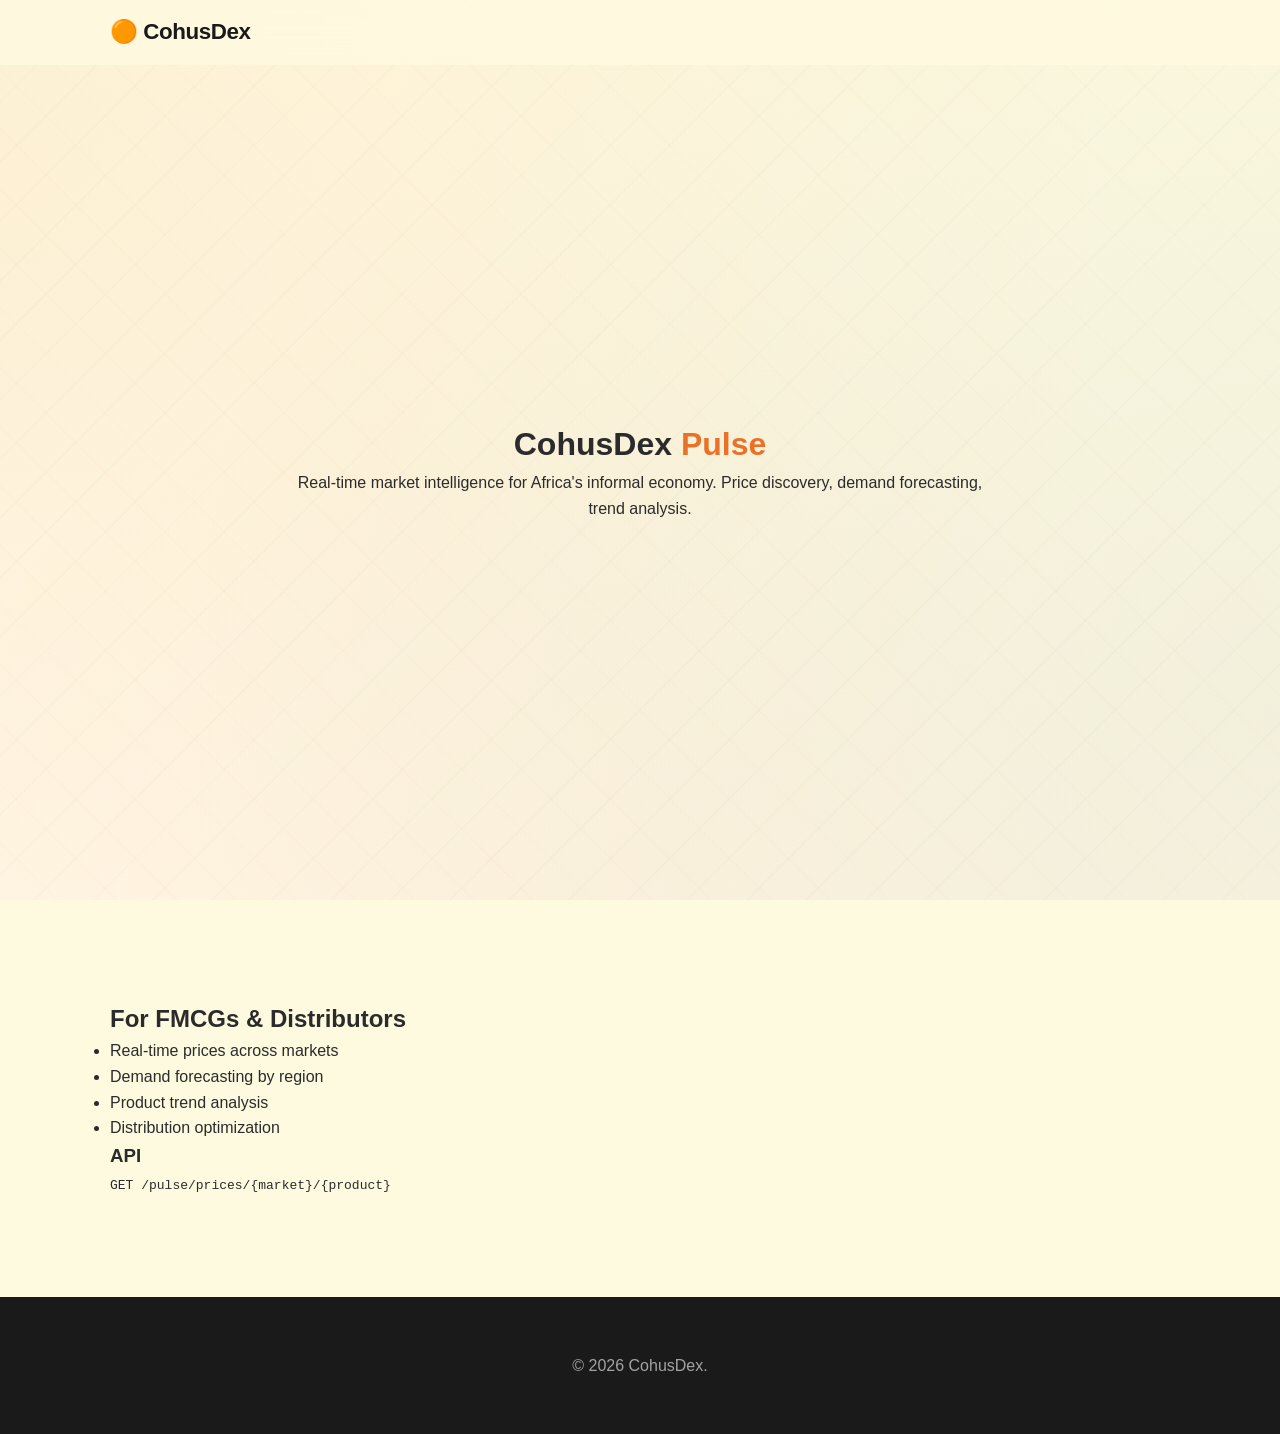
<file: products/pulse.html>
<!DOCTYPE html>
<html lang="en">
<head><meta charset="UTF-8"><meta name="viewport" content="width=device-width,initial-scale=1.0">
<title>CohusDex Pulse — Market Intelligence</title>
<link rel="stylesheet" href="../css/style.css"></head>
<body>
<nav class="nav"><div class="nav__container"><a href="../" class="nav__logo">🟠 CohusDex</a></div></nav>
<header class="hero"><div class="hero__container">
<h1>CohusDex <span class="text-accent">Pulse</span></h1>
<p>Real-time market intelligence for Africa's informal economy. Price discovery, demand forecasting, trend analysis.</p>
</div></header>
<section class="section"><div class="container">
<h2>For FMCGs & Distributors</h2>
<ul><li>Real-time prices across markets</li><li>Demand forecasting by region</li><li>Product trend analysis</li><li>Distribution optimization</li></ul>
<h3>API</h3><p><code>GET /pulse/prices/{market}/{product}</code></p>
</div></section>
<footer class="footer"><div class="container"><p>&copy; 2026 CohusDex.</p></div></footer>
</body></html>
</file>
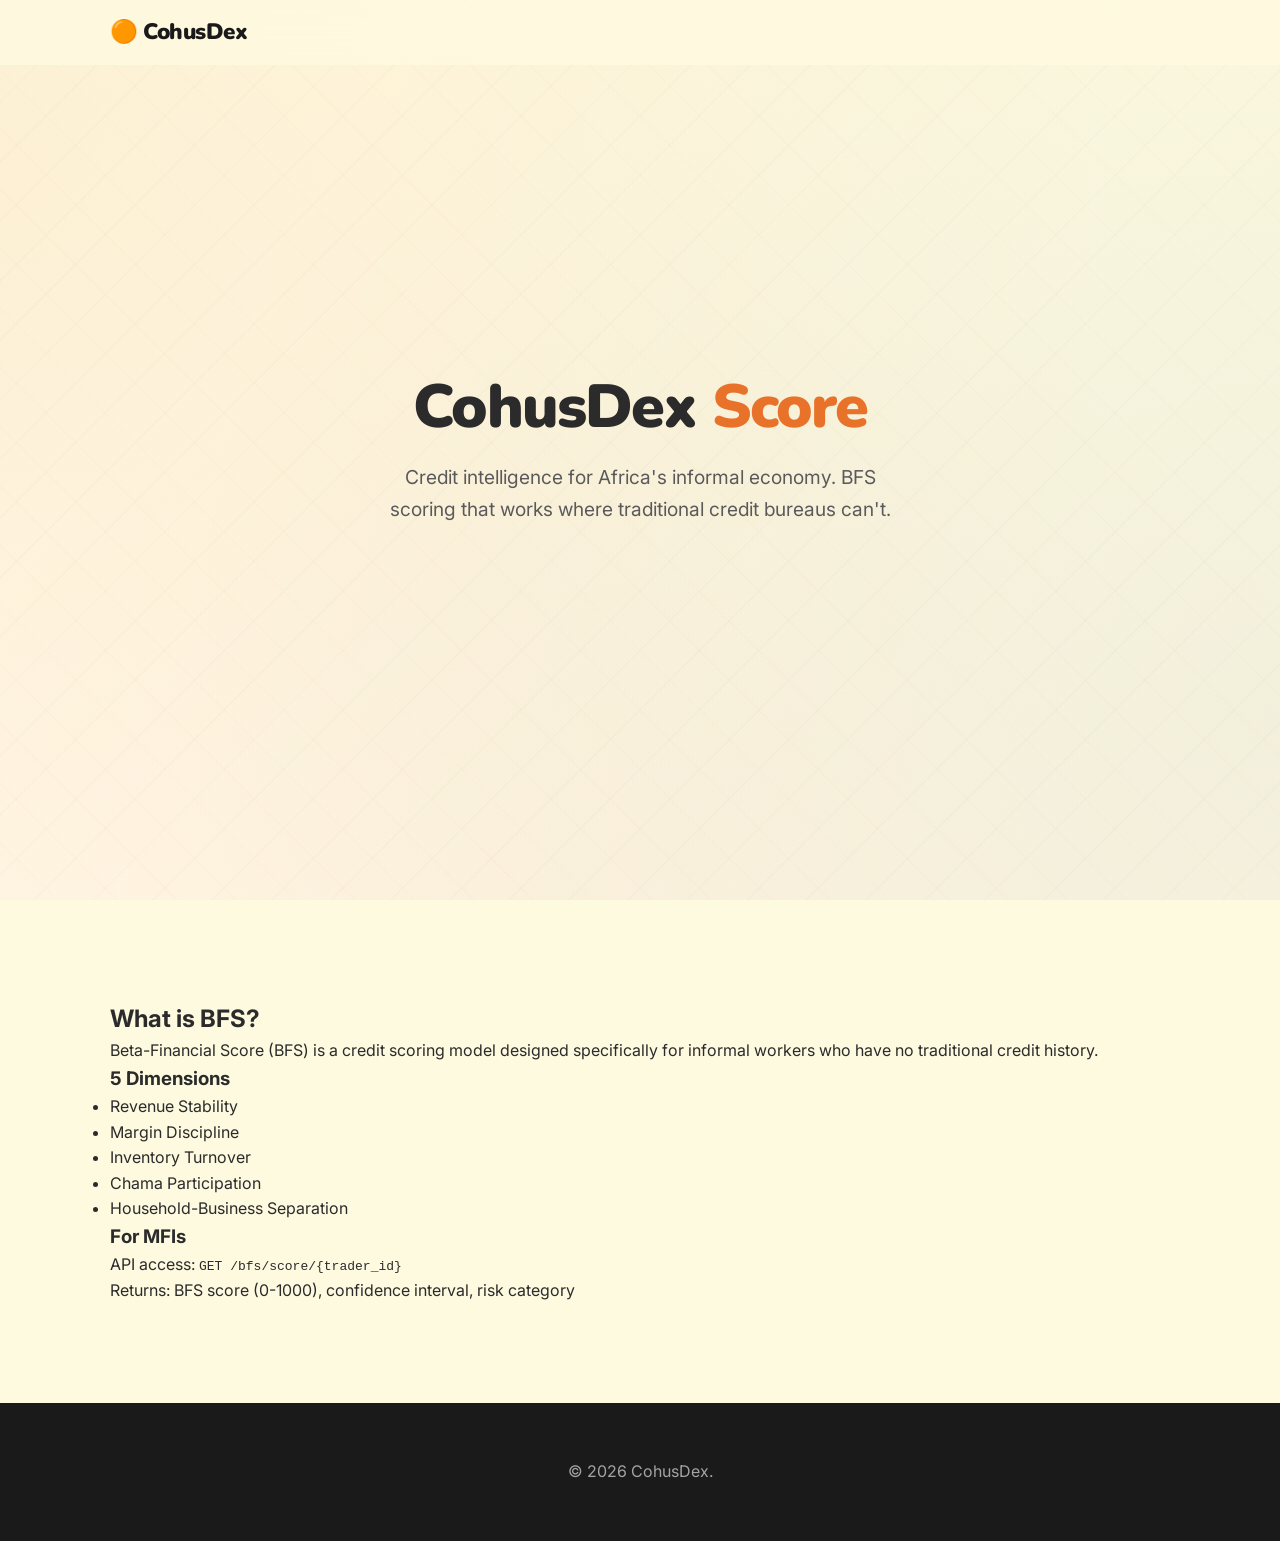
<file: products/score.html>
<!DOCTYPE html>
<html lang="en">
<head>
  <meta charset="UTF-8">
  <meta name="viewport" content="width=device-width,initial-scale=1.0">
  <title>CohusDex Score — Credit Intelligence | CohusDex</title>
  <meta name="description" content="BFS credit scoring for informal workers. Beta-Binomial Financial Score. For MFIs and lenders.">
  <link href="https://fonts.googleapis.com/css2?family=Nunito:wght@400;600;700;800;900&family=Inter:wght@400;500;600&display=swap" rel="stylesheet">
  <link rel="stylesheet" href="../css/style.css">
</head>
<body>
<nav class="nav"><div class="nav__container"><a href="../" class="nav__logo">🟠 CohusDex</a></div></nav>
<header class="hero"><div class="hero__container">
  <h1 class="hero__title">CohusDex <span class="text-accent">Score</span></h1>
  <p class="hero__subtitle">Credit intelligence for Africa's informal economy. BFS scoring that works where traditional credit bureaus can't.</p>
</div></header>
<section class="section"><div class="container">
  <h2>What is BFS?</h2>
  <p>Beta-Financial Score (BFS) is a credit scoring model designed specifically for informal workers who have no traditional credit history.</p>
  <h3>5 Dimensions</h3>
  <ul><li>Revenue Stability</li><li>Margin Discipline</li><li>Inventory Turnover</li><li>Chama Participation</li><li>Household-Business Separation</li></ul>
  <h3>For MFIs</h3>
  <p>API access: <code>GET /bfs/score/{trader_id}</code></p>
  <p>Returns: BFS score (0-1000), confidence interval, risk category</p>
</div></section>
<footer class="footer"><div class="container"><p>&copy; 2026 CohusDex.</p></div></footer>
</body>
</html>
</file>
<file: css/style.css>
/* ============================================
   FAIDAZA by CohusDex — CSS Design System
   Warm African palette · Voice-first · Mobile-first
   ============================================ */

/* --- RESET & BASE --- */
*, *::before, *::after { box-sizing: border-box; margin: 0; padding: 0; }

:root {
  /* Brand palette */
  --orange: #E8722A;
  --orange-dark: #C45A1A;
  --orange-light: #F4A261;
  --orange-glow: rgba(232, 114, 42, 0.2);
  --green: #2D6A4F;
  --green-light: #40916C;
  --green-glow: rgba(45, 106, 79, 0.15);
  /* Surfaces */
  --sand: #FEFAE0;
  --sand-alt: #FFF8E7;
  --sand-deep: #F5EDD0;
  --white: #FFFFFF;
  --dark: #1A1A1A;
  --dark-soft: #2B2B2B;
  --gray: #5A5A5A;
  --gray-light: #8A8A8A;
  /* Shadows */
  --shadow-sm: 0 2px 8px rgba(0,0,0,0.06);
  --shadow: 0 4px 24px rgba(0,0,0,0.08);
  --shadow-lg: 0 8px 40px rgba(0,0,0,0.12);
  --shadow-xl: 0 16px 64px rgba(0,0,0,0.16);
  /* Geometry */
  --radius: 20px;
  --radius-sm: 12px;
  --radius-xs: 8px;
  --transition: 0.3s cubic-bezier(0.4, 0, 0.2, 1);
  --transition-fast: 0.15s ease;
}

html {
  scroll-behavior: smooth;
  -webkit-text-size-adjust: 100%;
}

body {
  font-family: 'Inter', -apple-system, BlinkMacSystemFont, "Segoe UI", Roboto, "Helvetica Neue", Arial, sans-serif;
  background: var(--sand);
  color: var(--dark-soft);
  line-height: 1.6;
  overflow-x: hidden;
  -webkit-font-smoothing: antialiased;
}

a { color: var(--orange); text-decoration: none; transition: color var(--transition); }
a:hover { color: var(--orange-dark); }
a:focus-visible { outline: 3px solid var(--orange-light); outline-offset: 2px; border-radius: 4px; }
img { max-width: 100%; display: block; }

.container { width: 100%; max-width: 1100px; margin: 0 auto; padding: 0 20px; }

/* --- SECTION --- */
.section { padding: 80px 0; position: relative; }
.section__title {
  font-family: 'Nunito', sans-serif;
  font-size: clamp(1.8rem, 5vw, 2.5rem);
  font-weight: 900;
  text-align: center;
  margin-bottom: 16px;
  color: var(--dark);
  letter-spacing: -0.02em;
}
.section__subtitle {
  text-align: center;
  font-size: clamp(0.95rem, 2.5vw, 1.1rem);
  color: var(--gray);
  max-width: 560px;
  margin: 0 auto 48px;
  line-height: 1.7;
}

/* --- BUTTONS --- */
.btn {
  display: inline-flex;
  align-items: center;
  justify-content: center;
  gap: 10px;
  font-family: 'Nunito', sans-serif;
  font-size: 1rem;
  font-weight: 800;
  padding: 14px 32px;
  border-radius: 50px;
  border: none;
  cursor: pointer;
  transition: all var(--transition);
  text-decoration: none;
  position: relative;
  overflow: hidden;
}
.btn--primary {
  background: var(--orange);
  color: var(--white);
  box-shadow: 0 4px 16px var(--orange-glow);
}
.btn--primary:hover {
  background: var(--orange-dark);
  color: var(--white);
  transform: translateY(-2px);
  box-shadow: 0 6px 24px rgba(232, 114, 42, 0.4);
}
.btn--primary:active { transform: translateY(0); }
.btn--large { font-size: 1.15rem; padding: 18px 40px; }
.btn--outline {
  background: transparent;
  color: var(--orange);
  border: 2px solid var(--orange);
}
.btn--outline:hover {
  background: var(--orange);
  color: var(--white);
}
.btn--ghost {
  background: rgba(255,255,255,0.15);
  color: var(--white);
  backdrop-filter: blur(8px);
}
.btn--ghost:hover { background: rgba(255,255,255,0.25); color: var(--white); }
.text-accent { color: var(--orange); }

/* --- NAVIGATION --- */
.nav {
  position: fixed;
  top: 0; left: 0; width: 100%;
  z-index: 1000;
  background: rgba(254, 250, 224, 0.88);
  backdrop-filter: blur(16px);
  -webkit-backdrop-filter: blur(16px);
  transition: all var(--transition);
  border-bottom: 1px solid transparent;
}
.nav.scrolled {
  box-shadow: 0 2px 20px rgba(0,0,0,0.06);
  border-bottom: 1px solid rgba(0,0,0,0.06);
}
.nav__container {
  display: flex;
  align-items: center;
  justify-content: space-between;
  max-width: 1100px;
  margin: 0 auto;
  padding: 14px 20px;
}
.nav__logo {
  display: flex;
  align-items: center;
  gap: 10px;
  font-family: 'Nunito', sans-serif;
  font-size: 1.4rem;
  font-weight: 900;
  color: var(--dark);
  letter-spacing: -0.02em;
}
.nav__logo:hover { color: var(--orange); }
.nav__logo-icon {
  width: 36px; height: 36px;
  background: linear-gradient(135deg, var(--orange), var(--orange-light));
  border-radius: 10px;
  display: flex; align-items: center; justify-content: center;
  font-size: 1.1rem;
  box-shadow: 0 2px 8px var(--orange-glow);
}
.nav__toggle {
  display: flex; flex-direction: column; gap: 5px;
  background: none; border: none; cursor: pointer; padding: 4px;
}
.nav__toggle span {
  display: block; width: 24px; height: 2.5px;
  background: var(--dark); border-radius: 2px;
  transition: all var(--transition);
}
.nav__toggle.active span:nth-child(1) { transform: rotate(45deg) translate(5px, 5px); }
.nav__toggle.active span:nth-child(2) { opacity: 0; }
.nav__toggle.active span:nth-child(3) { transform: rotate(-45deg) translate(5px, -5px); }
.nav__menu {
  display: none; list-style: none;
  position: absolute; top: 100%; left: 0; width: 100%;
  background: var(--sand);
  box-shadow: var(--shadow);
  padding: 16px 0;
  border-top: 1px solid rgba(0,0,0,0.06);
}
.nav__menu.open { display: block; }
.nav__menu a {
  display: block; padding: 12px 24px;
  color: var(--dark-soft); font-weight: 600; font-size: 0.95rem;
}
.nav__menu a:hover { color: var(--orange); background: var(--sand-alt); }

/* --- HERO --- */
.hero {
  min-height: 100vh;
  display: flex;
  align-items: center;
  justify-content: center;
  text-align: center;
  padding: 100px 20px 60px;
  background: linear-gradient(180deg, var(--sand) 0%, var(--sand-alt) 100%);
  position: relative;
  overflow: hidden;
}
.hero::before {
  content: '';
  position: absolute; top: -50%; left: -50%; width: 200%; height: 200%;
  background:
    radial-gradient(circle at 25% 35%, rgba(232,114,42,0.07) 0%, transparent 50%),
    radial-gradient(circle at 75% 65%, rgba(45,106,79,0.06) 0%, transparent 50%),
    radial-gradient(circle at 50% 80%, rgba(244,162,97,0.05) 0%, transparent 40%);
  animation: heroGlow 20s ease-in-out infinite alternate;
}
@keyframes heroGlow {
  0% { transform: translate(0, 0) scale(1); }
  100% { transform: translate(-3%, 3%) scale(1.05); }
}
/* African geometric pattern overlay */
.hero::after {
  content: '';
  position: absolute; inset: 0;
  background-image:
    repeating-linear-gradient(45deg, transparent, transparent 40px, rgba(232,114,42,0.02) 40px, rgba(232,114,42,0.02) 42px),
    repeating-linear-gradient(-45deg, transparent, transparent 40px, rgba(45,106,79,0.02) 40px, rgba(45,106,79,0.02) 42px);
  pointer-events: none;
}
.hero__container { position: relative; z-index: 1; max-width: 700px; }
.hero__mic {
  position: relative; width: 100px; height: 100px;
  margin: 0 auto 36px;
  display: flex; align-items: center; justify-content: center;
  color: var(--orange);
}
.mic-ring {
  position: absolute; width: 100%; height: 100%; border-radius: 50%;
  border: 2.5px solid var(--orange); opacity: 0;
  animation: micPulse 3s ease-out infinite;
}
.mic-ring--2 { animation-delay: 1s; }
.mic-ring--3 { animation-delay: 2s; }
@keyframes micPulse {
  0% { transform: scale(0.8); opacity: 0.5; }
  100% { transform: scale(2); opacity: 0; }
}
.mic-icon { position: relative; z-index: 1; width: 48px; height: 48px; }
.hero__title {
  font-family: 'Nunito', sans-serif;
  font-size: clamp(2.4rem, 7vw, 3.8rem);
  font-weight: 900;
  line-height: 1.1;
  margin-bottom: 20px;
  letter-spacing: -0.03em;
}
.hero__subtitle {
  font-size: clamp(1rem, 3vw, 1.2rem);
  color: var(--gray);
  margin-bottom: 40px;
  max-width: 520px;
  margin-left: auto; margin-right: auto;
  line-height: 1.7;
}
.hero__cta { display: flex; flex-direction: column; align-items: center; gap: 16px; }
.hero__cta-sub {
  font-size: 0.85rem;
  color: var(--gray-light);
}
.hero__cta-sub a { color: var(--orange); font-weight: 600; }

/* --- TRUST BAR --- */
.trust {
  background: var(--white);
  padding: 32px 0;
  border-top: 1px solid rgba(0,0,0,0.04);
  border-bottom: 1px solid rgba(0,0,0,0.04);
}
.trust__items {
  display: flex;
  justify-content: center;
  flex-wrap: wrap;
  gap: 24px 40px;
}
.trust__item {
  display: flex; align-items: center; gap: 8px;
  font-size: 0.9rem; font-weight: 600;
  color: var(--gray);
}
.trust__item-icon {
  font-size: 1.3rem;
}

/* --- HOW IT WORKS --- */
.how { background: var(--white); }
.how__steps {
  display: grid;
  grid-template-columns: 1fr;
  gap: 32px;
  position: relative;
}
.how__step {
  text-align: center;
  padding: 36px 24px;
  border-radius: var(--radius);
  background: var(--sand);
  position: relative;
  transition: transform var(--transition), box-shadow var(--transition);
}
.how__step:hover {
  transform: translateY(-4px);
  box-shadow: var(--shadow);
}
.how__step-num {
  position: absolute; top: -14px; left: 50%; transform: translateX(-50%);
  width: 32px; height: 32px;
  background: linear-gradient(135deg, var(--orange), var(--orange-light));
  color: var(--white); border-radius: 50%;
  display: flex; align-items: center; justify-content: center;
  font-family: 'Nunito', sans-serif; font-weight: 900; font-size: 0.9rem;
  box-shadow: 0 2px 8px var(--orange-glow);
}
.how__step-icon { font-size: 2.8rem; margin-bottom: 16px; }
.how__step h3 {
  font-family: 'Nunito', sans-serif;
  font-size: 1.2rem; font-weight: 800; margin-bottom: 8px;
}
.how__step p { color: var(--gray); font-size: 0.95rem; line-height: 1.6; }

/* --- FEATURES --- */
.features { background: var(--sand); }
.features__grid {
  display: grid;
  grid-template-columns: 1fr;
  gap: 20px;
}
.feature-card {
  background: var(--white);
  padding: 32px 28px;
  border-radius: var(--radius);
  box-shadow: var(--shadow-sm);
  border: 1px solid rgba(0,0,0,0.04);
  transition: all var(--transition);
  position: relative;
  overflow: hidden;
}
.feature-card::before {
  content: '';
  position: absolute; top: 0; left: 0; right: 0; height: 3px;
  background: linear-gradient(90deg, var(--orange), var(--orange-light));
  opacity: 0;
  transition: opacity var(--transition);
}
.feature-card:hover {
  transform: translateY(-4px);
  box-shadow: var(--shadow-lg);
}
.feature-card:hover::before { opacity: 1; }
.feature-card__icon {
  font-size: 2.2rem;
  display: block; margin-bottom: 16px;
  width: 56px; height: 56px;
  background: var(--sand);
  border-radius: 14px;
  display: flex; align-items: center; justify-content: center;
}
.feature-card h3 {
  font-family: 'Nunito', sans-serif;
  font-size: 1.1rem; font-weight: 800; margin-bottom: 8px;
}
.feature-card p { color: var(--gray); font-size: 0.9rem; line-height: 1.6; }

/* --- MODULES --- */
.modules { background: var(--white); }
.modules__grid {
  display: grid;
  grid-template-columns: 1fr;
  gap: 16px;
}
.module-card {
  display: flex; align-items: center; gap: 16px;
  padding: 20px 24px;
  background: var(--sand);
  border-radius: var(--radius-sm);
  border: 2px solid transparent;
  transition: all var(--transition);
}
.module-card--active {
  border-color: var(--green);
  background: rgba(45, 106, 79, 0.04);
}
.module-card:hover { transform: translateX(4px); }
.module-card__icon { font-size: 1.8rem; flex-shrink: 0; }
.module-card h3 { font-family: 'Nunito', sans-serif; font-size: 1rem; font-weight: 800; }
.module-card p { font-size: 0.85rem; color: var(--gray); }
.module-card__status {
  margin-left: auto; font-size: 0.8rem; font-weight: 700;
  color: var(--gray-light); white-space: nowrap;
  padding: 4px 12px; border-radius: 50px;
  background: rgba(0,0,0,0.04);
}
.module-card__status--live {
  color: var(--green);
  background: rgba(45, 106, 79, 0.08);
}

/* --- VOICE DEMO --- */
.demo { background: var(--sand); }
.demo__box {
  max-width: 600px; margin: 0 auto;
  background: var(--white);
  border-radius: var(--radius);
  box-shadow: var(--shadow-lg);
  padding: 36px 28px;
  border: 1px solid rgba(0,0,0,0.04);
}
.demo__visual {
  display: flex; align-items: center; gap: 20px;
  margin-bottom: 28px;
}
.demo__play {
  width: 64px; height: 64px; border-radius: 50%;
  background: linear-gradient(135deg, var(--orange), var(--orange-light));
  color: var(--white); border: none; cursor: pointer;
  display: flex; align-items: center; justify-content: center;
  flex-shrink: 0; transition: all var(--transition);
  box-shadow: 0 4px 16px var(--orange-glow);
}
.demo__play:hover { transform: scale(1.08); }
.demo__play.playing { animation: playPulse 1s ease-in-out infinite; }
@keyframes playPulse {
  0%, 100% { box-shadow: 0 4px 16px var(--orange-glow); }
  50% { box-shadow: 0 4px 32px rgba(232,114,42,0.5); }
}
.demo__waveform {
  flex: 1; display: flex; align-items: center; gap: 3px; height: 40px;
}
.demo__waveform span {
  flex: 1; background: var(--orange-light); border-radius: 2px;
  height: 8px; transition: height 0.15s ease; opacity: 0.5;
}
.demo__waveform.active span { animation: waveBar 0.6s ease-in-out infinite alternate; opacity: 1; }
.demo__waveform.active span:nth-child(1) { animation-delay: 0s; }
.demo__waveform.active span:nth-child(2) { animation-delay: 0.05s; }
.demo__waveform.active span:nth-child(3) { animation-delay: 0.1s; }
.demo__waveform.active span:nth-child(4) { animation-delay: 0.15s; }
.demo__waveform.active span:nth-child(5) { animation-delay: 0.2s; }
.demo__waveform.active span:nth-child(6) { animation-delay: 0.25s; }
.demo__waveform.active span:nth-child(7) { animation-delay: 0.3s; }
.demo__waveform.active span:nth-child(8) { animation-delay: 0.35s; }
.demo__waveform.active span:nth-child(9) { animation-delay: 0.4s; }
.demo__waveform.active span:nth-child(10) { animation-delay: 0.45s; }
.demo__waveform.active span:nth-child(11) { animation-delay: 0.5s; }
.demo__waveform.active span:nth-child(12) { animation-delay: 0.55s; }
.demo__waveform.active span:nth-child(13) { animation-delay: 0.6s; }
.demo__waveform.active span:nth-child(14) { animation-delay: 0.65s; }
.demo__waveform.active span:nth-child(15) { animation-delay: 0.7s; }
@keyframes waveBar { 0% { height: 6px; } 100% { height: 36px; } }
.demo__conversation { display: flex; flex-direction: column; gap: 16px; }
.demo__msg { padding: 16px 20px; border-radius: var(--radius-sm); }
.demo__msg--user { background: var(--sand); align-self: flex-end; max-width: 85%; }
.demo__msg--faidaza {
  background: rgba(45, 106, 79, 0.06);
  border-left: 3px solid var(--green);
  max-width: 85%;
}
.demo__msg-label {
  font-size: 0.75rem; font-weight: 700;
  text-transform: uppercase; letter-spacing: 0.06em;
  color: var(--gray-light); display: block; margin-bottom: 4px;
}
.demo__msg p { font-size: 0.95rem; line-height: 1.5; }

/* --- COUNTER --- */
.counter {
  background: linear-gradient(135deg, var(--green), #1B4332);
  color: var(--white); text-align: center; padding: 72px 0;
  position: relative; overflow: hidden;
}
.counter::before {
  content: '';
  position: absolute; inset: 0;
  background-image:
    repeating-linear-gradient(60deg, transparent, transparent 60px, rgba(255,255,255,0.02) 60px, rgba(255,255,255,0.02) 62px),
    repeating-linear-gradient(-60deg, transparent, transparent 60px, rgba(255,255,255,0.02) 60px, rgba(255,255,255,0.02) 62px);
  pointer-events: none;
}
.counter__content { position: relative; z-index: 1; }
.counter__number {
  font-family: 'Nunito', sans-serif;
  font-size: clamp(3rem, 10vw, 5rem);
  font-weight: 900; line-height: 1; margin-bottom: 12px;
  font-variant-numeric: tabular-nums;
}
.counter__label {
  font-size: clamp(1rem, 3vw, 1.3rem);
  opacity: 0.9; font-weight: 500;
}

/* --- LANGUAGES --- */
.languages { background: var(--white); }
.languages__list { display: flex; flex-wrap: wrap; justify-content: center; gap: 16px; }
.lang-badge {
  padding: 12px 24px; border-radius: 50px;
  font-weight: 700; font-size: 1rem;
  background: var(--sand); color: var(--gray);
  border: 2px solid var(--sand-deep);
  transition: all var(--transition);
}
.lang-badge--active {
  background: var(--green); color: var(--white);
  border-color: var(--green);
}
.lang-badge--active:hover { background: var(--green-light); transform: translateY(-2px); }

/* --- DOWNLOAD --- */
.download {
  background: linear-gradient(135deg, var(--orange) 0%, var(--orange-dark) 100%);
  color: var(--white); text-align: center;
  position: relative; overflow: hidden;
}
.download::before {
  content: '';
  position: absolute; inset: 0;
  background-image:
    radial-gradient(circle at 20% 80%, rgba(255,255,255,0.08) 0%, transparent 50%),
    radial-gradient(circle at 80% 20%, rgba(244,162,97,0.12) 0%, transparent 40%);
  pointer-events: none;
}
.download .section__title { color: var(--white); }
.download .section__subtitle { color: rgba(255,255,255,0.85); }
.download__content {
  display: flex; flex-direction: column; align-items: center; gap: 24px;
  position: relative; z-index: 1;
}
.download .btn--primary {
  background: var(--white); color: var(--orange);
  box-shadow: 0 4px 20px rgba(0,0,0,0.15);
}
.download .btn--primary:hover {
  background: var(--sand); color: var(--orange-dark);
}
.download__meta { opacity: 0.85; font-size: 0.9rem; }
.download__steps {
  display: flex; flex-direction: column; gap: 8px;
  background: rgba(255,255,255,0.12);
  border-radius: var(--radius); padding: 24px 28px;
  text-align: left; max-width: 400px; width: 100%;
  backdrop-filter: blur(8px);
  border: 1px solid rgba(255,255,255,0.1);
}
.download__step {
  font-size: 0.9rem; opacity: 0.95; padding-left: 12px;
  border-left: 3px solid rgba(255,255,255,0.4);
}
.download__flavors {
  display: flex; flex-direction: column; align-items: center; gap: 12px;
  margin-top: 8px;
}
.download__flavor-link {
  font-size: 0.85rem; color: rgba(255,255,255,0.8);
  text-decoration: underline; text-underline-offset: 3px;
}
.download__flavor-link:hover { color: var(--white); }
#version-info { font-size: 0.8rem; opacity: 0.6; }

/* --- FAQ --- */
.faq { background: var(--sand); }
.faq__list {
  max-width: 700px; margin: 0 auto;
  display: flex; flex-direction: column; gap: 12px;
}
.faq__item {
  background: var(--white); border-radius: var(--radius-sm);
  box-shadow: var(--shadow-sm); overflow: hidden;
  border: 1px solid rgba(0,0,0,0.04);
  transition: box-shadow var(--transition);
}
.faq__item:hover { box-shadow: var(--shadow); }
.faq__item summary {
  padding: 20px 24px;
  font-family: 'Nunito', sans-serif;
  font-weight: 700; font-size: 1rem;
  cursor: pointer; list-style: none;
  display: flex; align-items: center; justify-content: space-between;
  transition: color var(--transition);
}
.faq__item summary::-webkit-details-marker { display: none; }
.faq__item summary::after {
  content: '+'; font-size: 1.4rem; font-weight: 300;
  transition: transform var(--transition); color: var(--orange);
}
.faq__item[open] summary::after { transform: rotate(45deg); }
.faq__item summary:hover { color: var(--orange); }
.faq__item p {
  padding: 0 24px 20px; color: var(--gray);
  font-size: 0.95rem; line-height: 1.7;
}

/* --- FOOTER --- */
.footer {
  background: var(--dark); color: rgba(255,255,255,0.6);
  text-align: center; padding: 56px 20px;
}
.footer__brand {
  display: flex; align-items: center; justify-content: center; gap: 10px;
  margin-bottom: 20px;
}
.footer__brand-icon {
  width: 32px; height: 32px;
  background: linear-gradient(135deg, var(--orange), var(--orange-light));
  border-radius: 8px;
  display: flex; align-items: center; justify-content: center;
  font-size: 0.9rem;
}
.footer__brand-text {
  font-family: 'Nunito', sans-serif;
  font-size: 1.2rem; font-weight: 900; color: var(--white);
}
.footer__tagline {
  font-size: 0.95rem; color: rgba(255,255,255,0.5);
  margin-bottom: 24px; max-width: 400px; margin-left: auto; margin-right: auto;
}
.footer__links {
  display: flex; flex-wrap: wrap; justify-content: center; gap: 24px;
  margin-bottom: 24px;
}
.footer__links a { color: rgba(255,255,255,0.5); font-size: 0.9rem; }
.footer__links a:hover { color: var(--white); }
.footer__copy { font-size: 0.8rem; opacity: 0.4; }

/* --- SCROLL REVEAL --- */
.reveal {
  opacity: 0; transform: translateY(24px);
  transition: opacity 0.7s ease, transform 0.7s ease;
}
.reveal.visible { opacity: 1; transform: translateY(0); }

/* --- RESPONSIVE: TABLET --- */
@media (min-width: 640px) {
  .features__grid { grid-template-columns: repeat(2, 1fr); }
  .modules__grid { grid-template-columns: repeat(2, 1fr); }
  .how__steps { grid-template-columns: repeat(3, 1fr); }
  .split__grid { grid-template-columns: repeat(2, 1fr); }
  .b2b__grid { grid-template-columns: repeat(2, 1fr); }
  .datagap__split { grid-template-columns: repeat(2, 1fr); }
  .contact__grid { grid-template-columns: 2fr 1fr; }
}

/* --- RESPONSIVE: DESKTOP --- */
@media (min-width: 960px) {
  .nav__toggle { display: none; }
  .nav__menu {
    display: flex !important; position: static;
    width: auto; background: none; box-shadow: none;
    padding: 0; gap: 4px; border: none;
  }
  .nav__menu a {
    padding: 8px 16px; border-radius: 8px;
  }
  .nav__menu a:hover { background: rgba(232,114,42,0.08); }
  .features__grid { grid-template-columns: repeat(3, 1fr); }
  .modules__grid { grid-template-columns: repeat(3, 1fr); }
  .section { padding: 100px 0; }
}

/* --- COHUSDEX: TWO-PRODUCT SPLIT --- */
.split { background: var(--white); }
.split__grid { display: grid; grid-template-columns: 1fr; gap: 24px; }
.split-card { padding: 40px 32px; border-radius: var(--radius); border: 1px solid rgba(0,0,0,0.04); transition: all var(--transition); position: relative; overflow: hidden; }
.split-card:hover { transform: translateY(-4px); box-shadow: var(--shadow); }
.split-card--faidaza { background: var(--sand); }
.split-card--cohusdex { background: var(--white); border: 2px solid var(--green); }
.split-card__badge { display: inline-block; padding: 4px 14px; border-radius: 50px; font-size: 0.75rem; font-weight: 800; text-transform: uppercase; letter-spacing: 0.06em; margin-bottom: 20px; }
.split-card__badge--b2c { background: rgba(232,114,42,0.1); color: var(--orange); }
.split-card__badge--b2b { background: rgba(45,106,79,0.1); color: var(--green); }
.split-card h3 { font-family: 'Nunito',sans-serif; font-size: 1.3rem; font-weight: 900; margin-bottom: 8px; }
.split-card p { color: var(--gray); font-size: 0.95rem; line-height: 1.7; margin-bottom: 20px; }

/* --- COHUSDEX: DATA GAP COMPARISON --- */
.datagap { background: var(--white); }
.datagap__split { display: grid; grid-template-columns: 1fr; gap: 20px; max-width: 800px; margin: 0 auto; }
.datagap__side { padding: 28px 24px; border-radius: var(--radius-sm); }
.datagap__side--mpesa { background: rgba(220,38,38,0.03); border: 2px solid rgba(220,38,38,0.1); }
.datagap__side--faidaza { background: rgba(45,106,79,0.03); border: 2px solid rgba(45,106,79,0.15); }
.datagap__side-label { font-size: 0.8rem; font-weight: 800; text-transform: uppercase; letter-spacing: 0.05em; margin-bottom: 16px; }
.datagap__side-label--mpesa { color: #DC2626; }
.datagap__side-label--faidaza { color: var(--green); }
.datagap__side p,.datagap__side li { font-size: 0.9rem; line-height: 1.6; color: var(--gray); }
.datagap__side ul { list-style: none; display: flex; flex-direction: column; gap: 8px; }
.datagap__side li { padding-left: 20px; position: relative; }
.datagap__side--mpesa li::before { content: '✕'; position: absolute; left: 0; color: #DC2626; font-weight: 700; }
.datagap__side--faidaza li::before { content: '✓'; position: absolute; left: 0; color: var(--green); font-weight: 700; }

/* --- COHUSDEX: B2B PRODUCT CARDS --- */
.b2b { background: var(--white); }
.b2b__grid { display: grid; grid-template-columns: 1fr; gap: 20px; }
.b2b-card { padding: 32px 28px; border-radius: var(--radius); background: var(--sand); border: 1px solid rgba(0,0,0,0.04); transition: all var(--transition); }
.b2b-card:hover { transform: translateY(-4px); box-shadow: var(--shadow-lg); }
.b2b-card__tag { display: inline-block; padding: 3px 12px; border-radius: 50px; font-size: 0.72rem; font-weight: 700; text-transform: uppercase; letter-spacing: 0.05em; margin-bottom: 12px; }
.b2b-card__tag--mfi { background: rgba(45,106,79,0.1); color: var(--green); }
.b2b-card__tag--fmcg { background: rgba(232,114,42,0.1); color: var(--orange); }
.b2b-card h3 { font-family: 'Nunito',sans-serif; font-size: 1.15rem; font-weight: 800; margin-bottom: 8px; }
.b2b-card p { color: var(--gray); font-size: 0.9rem; line-height: 1.6; }

/* --- COHUSDEX: ABOUT / FOUNDER --- */
.about { background: var(--sand); }
.about__content { max-width: 700px; margin: 0 auto; }
.about__text { font-size: 1rem; line-height: 1.8; color: var(--gray); margin-bottom: 20px; }
.about__quote { font-family: 'Nunito',sans-serif; font-size: 1.15rem; font-weight: 700; color: var(--dark); border-left: 4px solid var(--orange); padding-left: 20px; margin: 28px 0; font-style: italic; }
.about__timeline { display: flex; flex-direction: column; gap: 14px; margin: 28px 0; }
.about__tl-item { display: flex; gap: 14px; align-items: flex-start; }
.about__tl-dot { width: 10px; height: 10px; border-radius: 50%; background: var(--orange); flex-shrink: 0; margin-top: 6px; box-shadow: 0 0 0 4px var(--orange-glow); }
.about__tl-year { font-weight: 800; font-size: 0.85rem; color: var(--orange); min-width: 55px; }
.about__tl-text { font-size: 0.9rem; color: var(--gray); }

/* --- COHUSDEX: CONTACT --- */
.contact { background: var(--white); }
.contact__grid { display: grid; grid-template-columns: 1fr; gap: 32px; max-width: 800px; margin: 0 auto; }
.contact__form { display: flex; flex-direction: column; gap: 14px; }
.contact__form input,.contact__form select,.contact__form textarea { padding: 14px 18px; border-radius: var(--radius-sm); border: 2px solid var(--sand-deep); font-family: 'Inter',sans-serif; font-size: 0.95rem; background: var(--white); transition: border-color var(--transition); }
.contact__form input:focus,.contact__form select:focus,.contact__form textarea:focus { outline: none; border-color: var(--orange); }
.contact__form textarea { min-height: 120px; resize: vertical; }
.contact__info { display: flex; flex-direction: column; gap: 18px; }
.contact__info-item { display: flex; gap: 12px; align-items: flex-start; }
.contact__info-icon { font-size: 1.2rem; flex-shrink: 0; }
.contact__info-label { font-size: 0.85rem; font-weight: 700; color: var(--dark); }
.contact__info-value { font-size: 0.9rem; color: var(--gray); }

/* --- DOWNLOAD BUTTON STATES --- */
.btn--primary.downloading {
  background: var(--green) !important;
  color: var(--white) !important;
  pointer-events: none;
}
.btn--primary.downloading .btn__icon { animation: dlSpin 1s linear infinite; display: inline-block; }
@keyframes dlSpin { to { transform: rotate(360deg); } }
</file>
